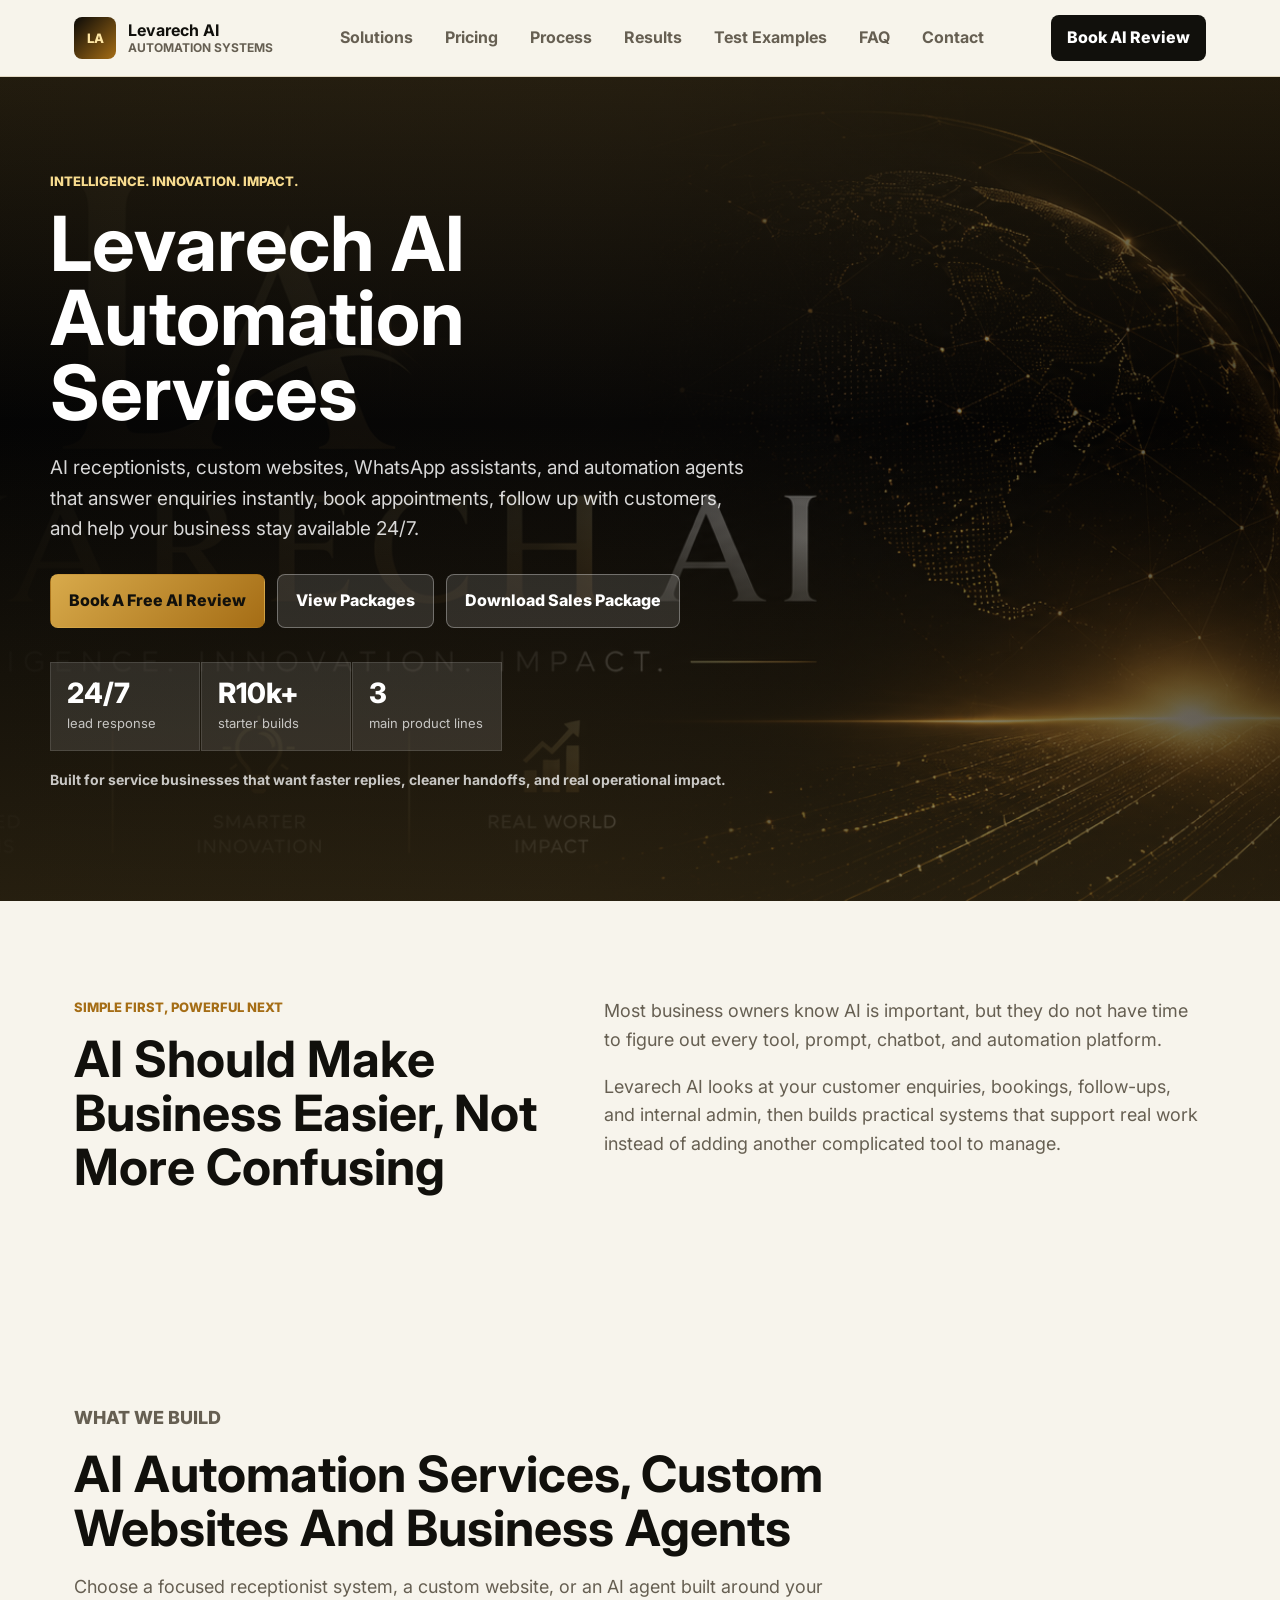
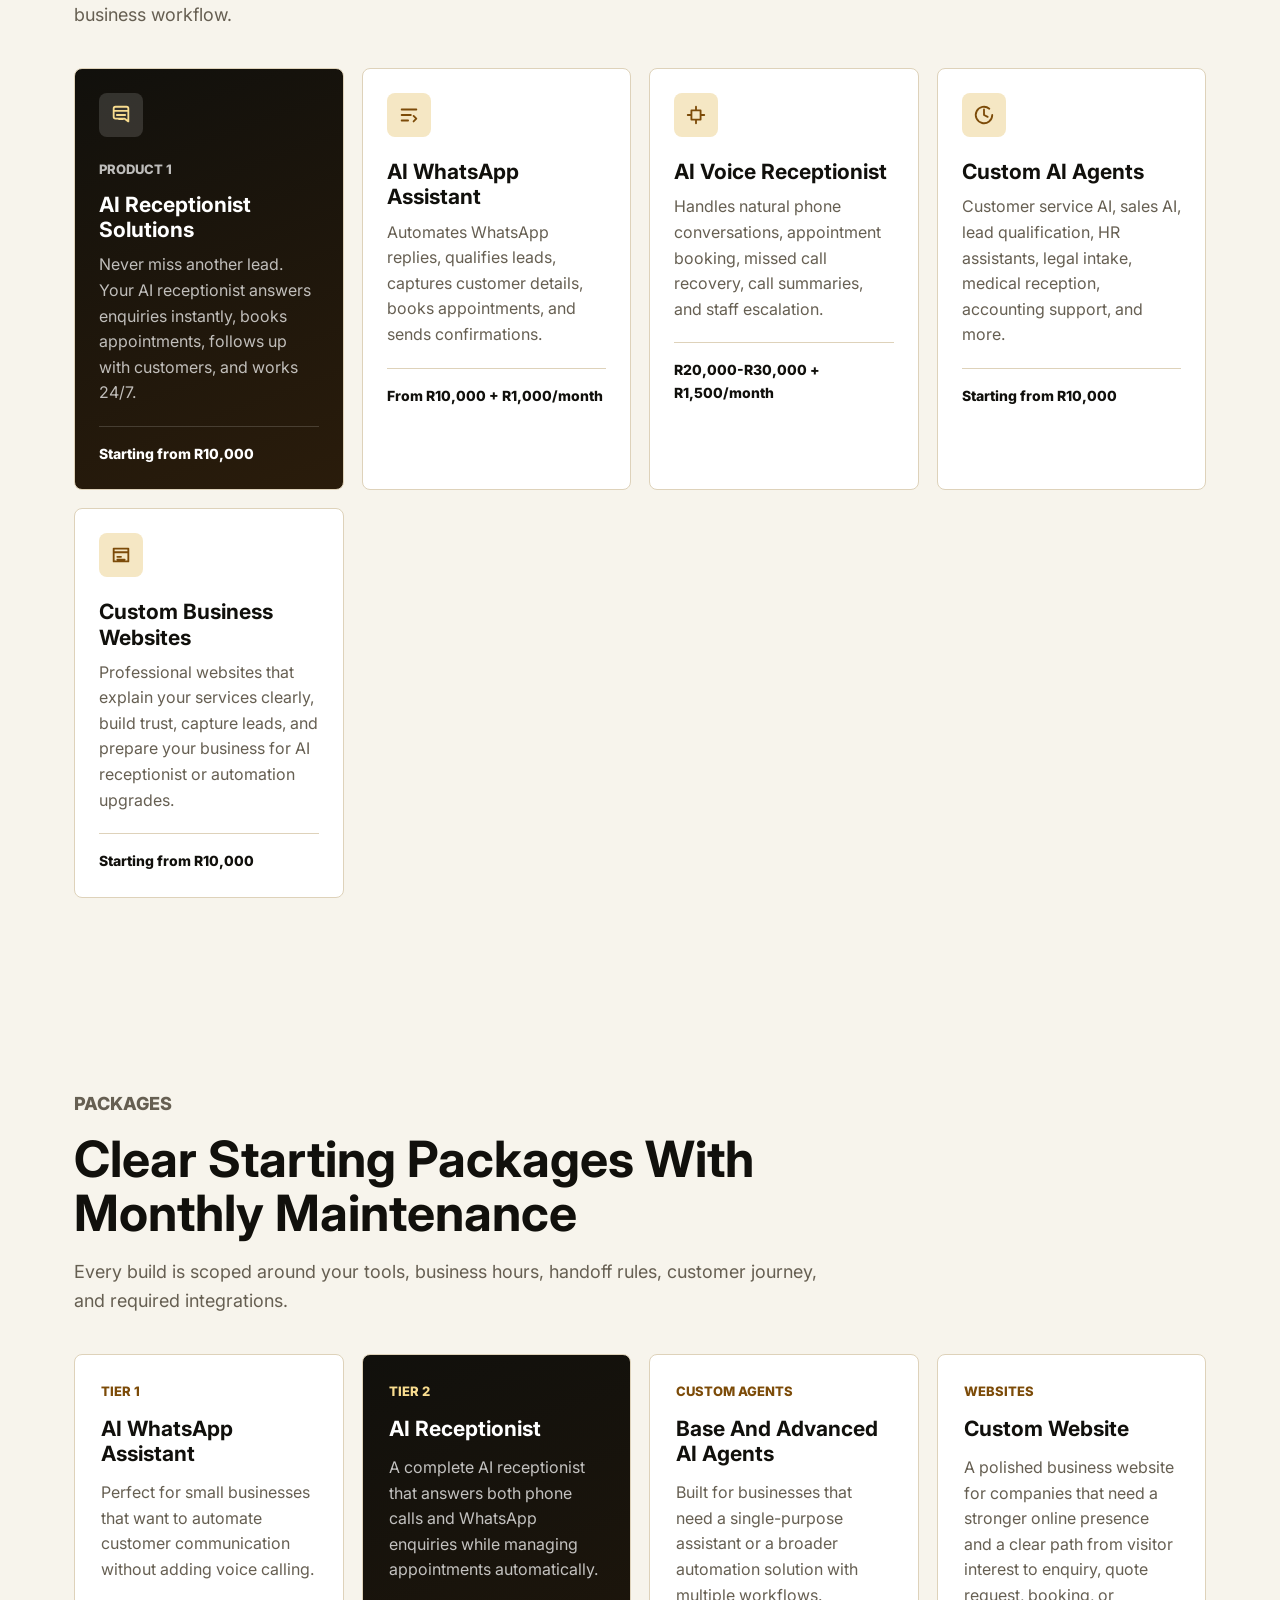
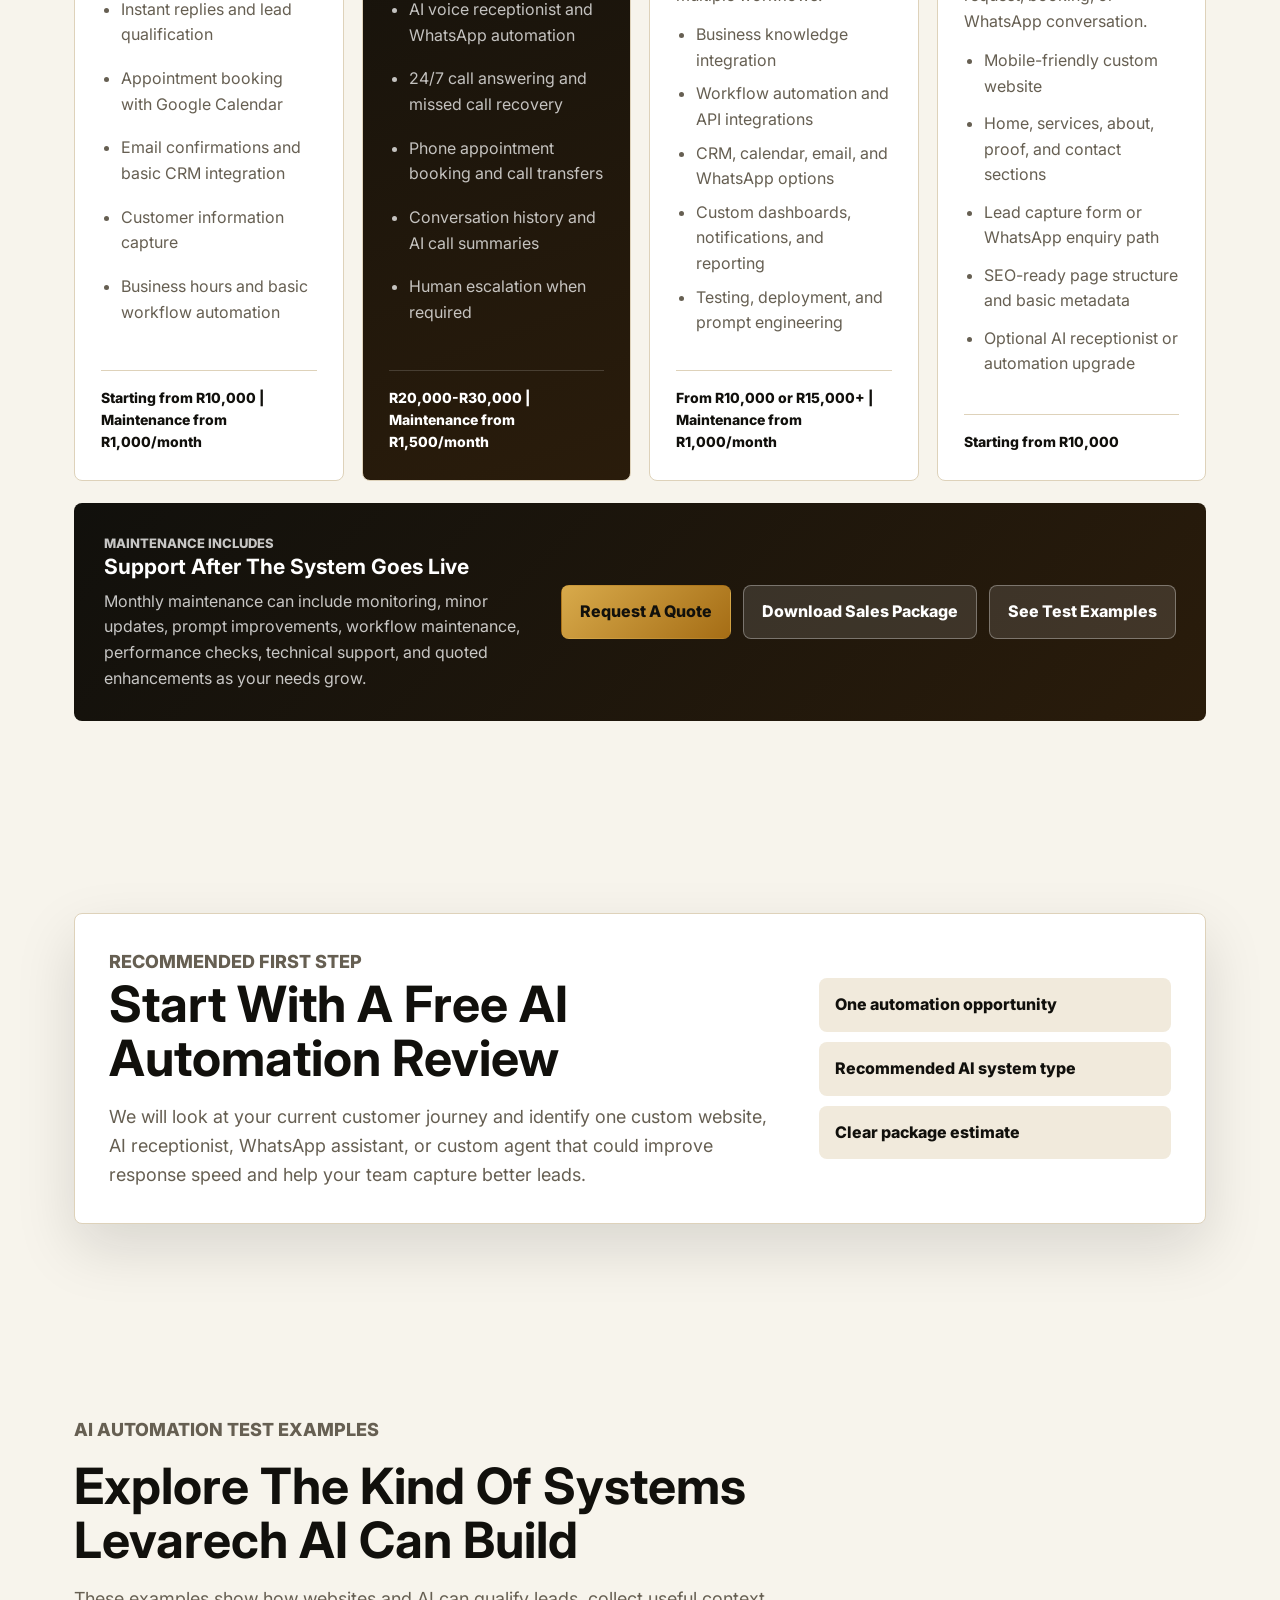
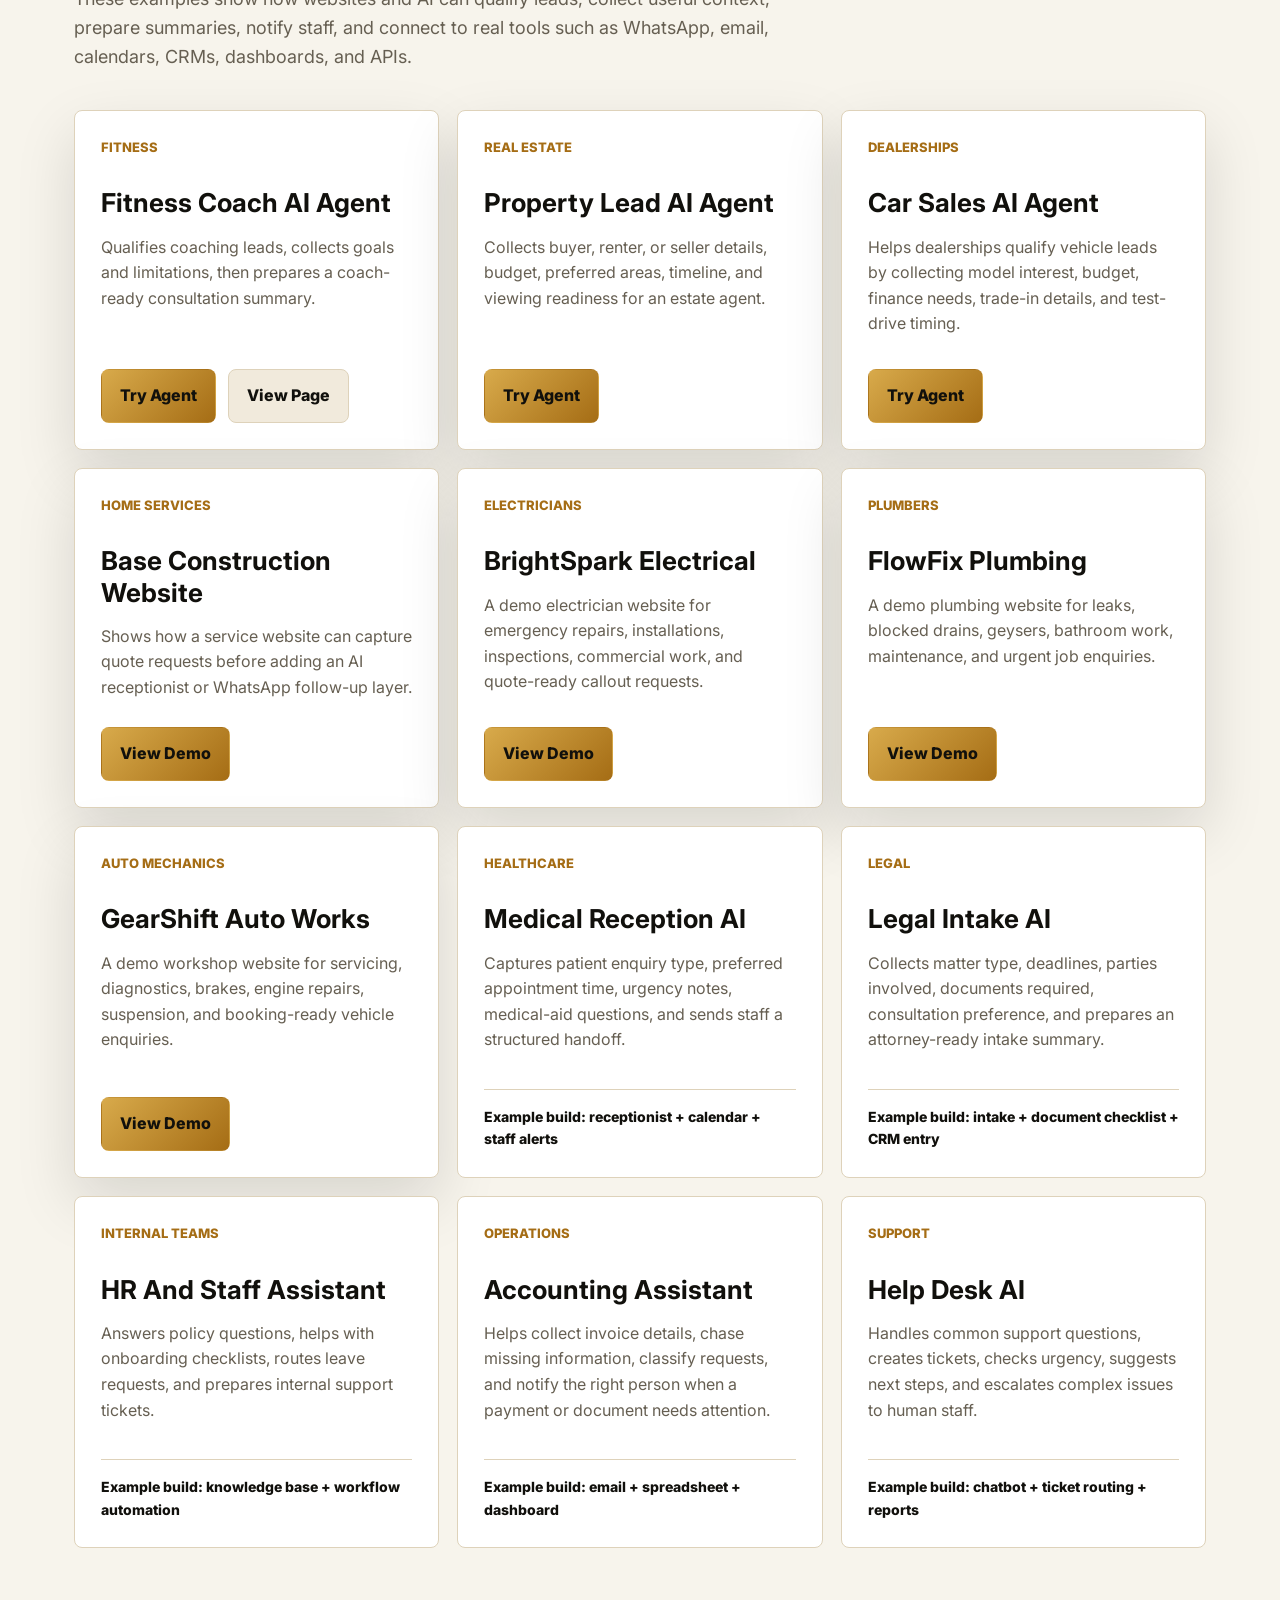
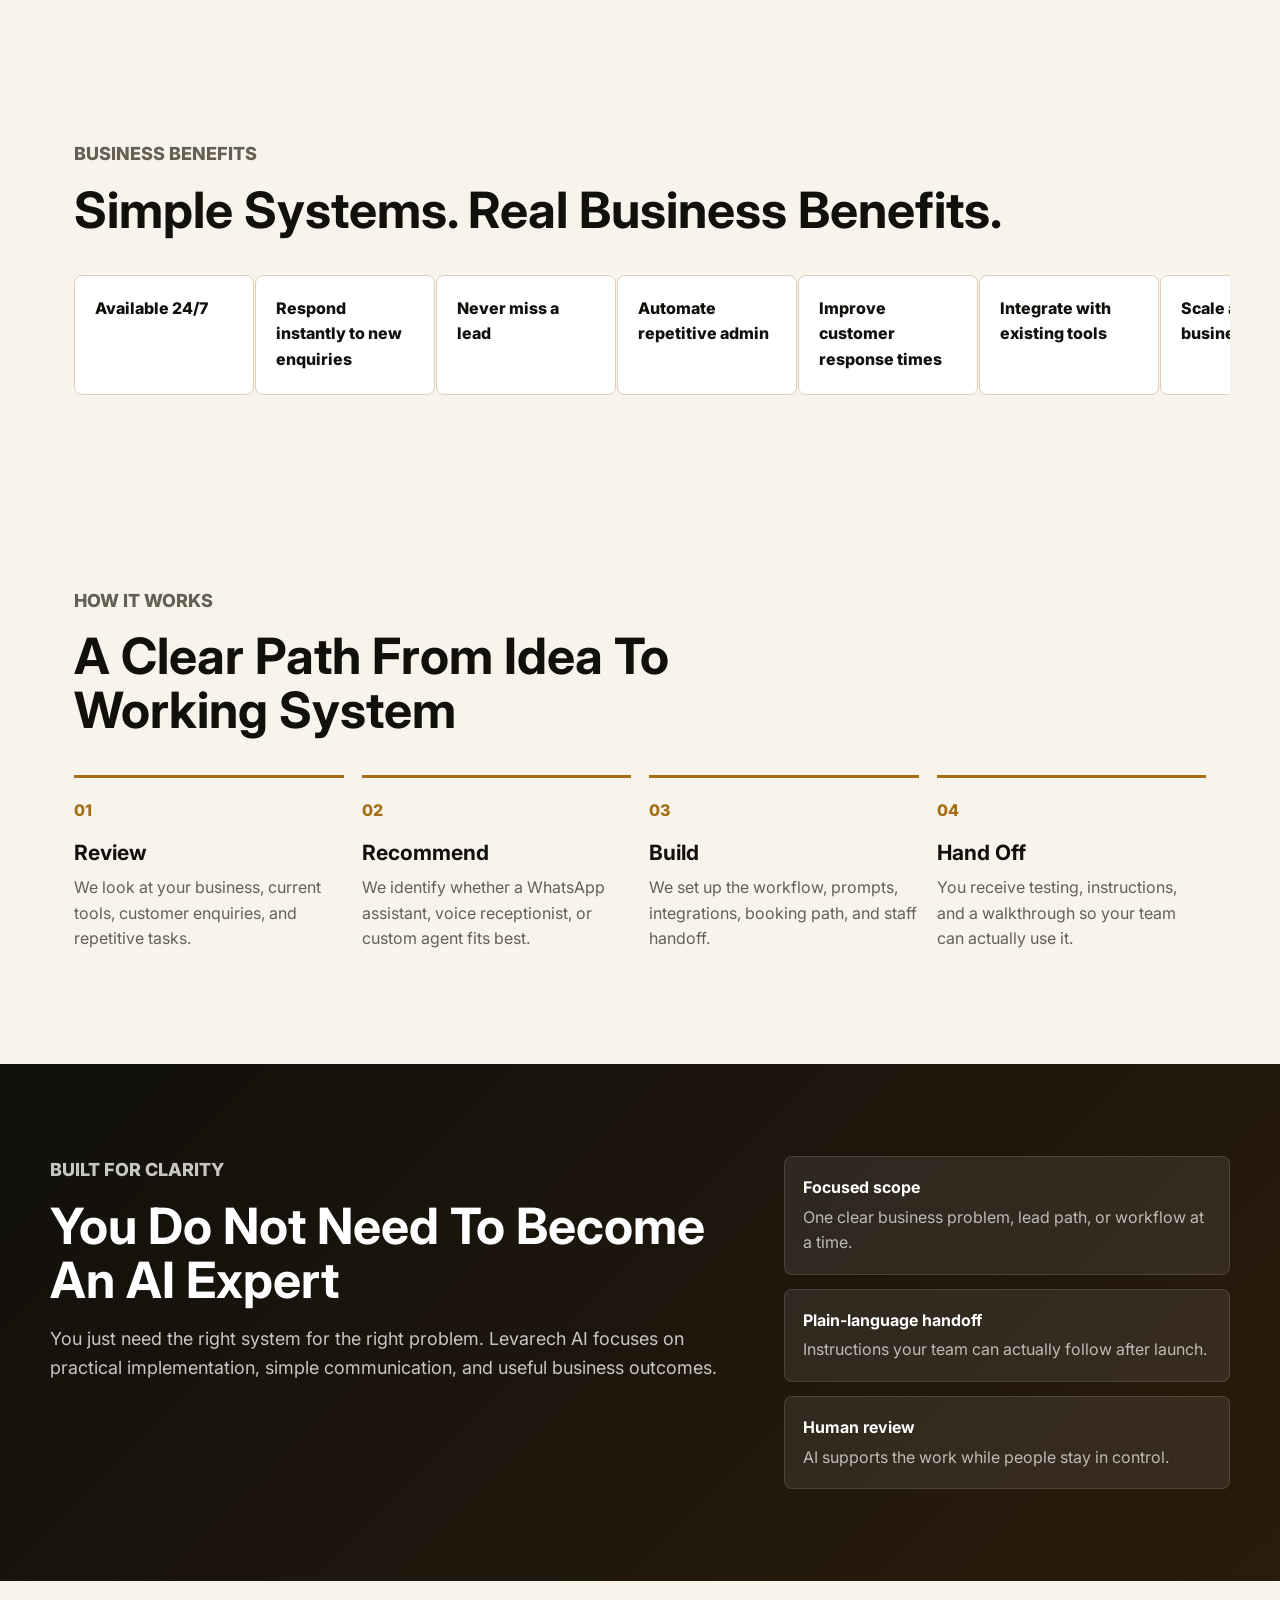
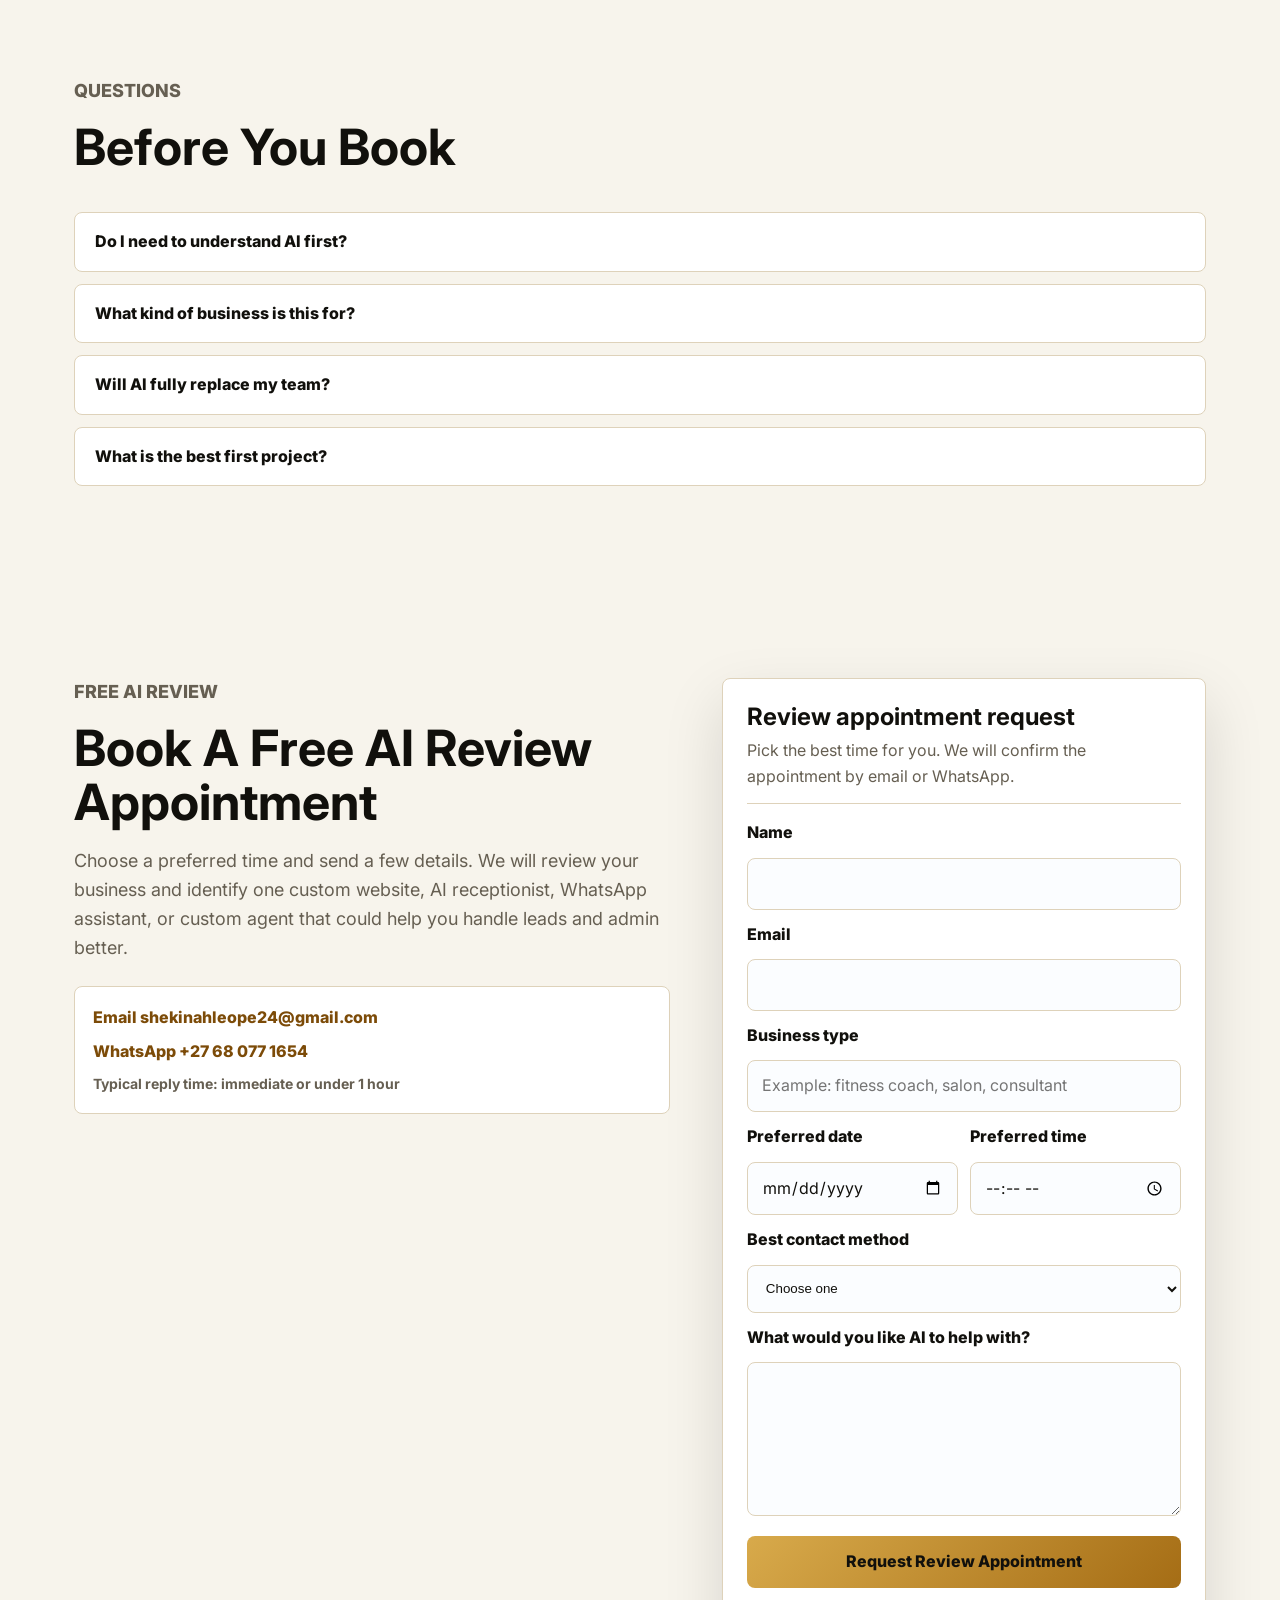
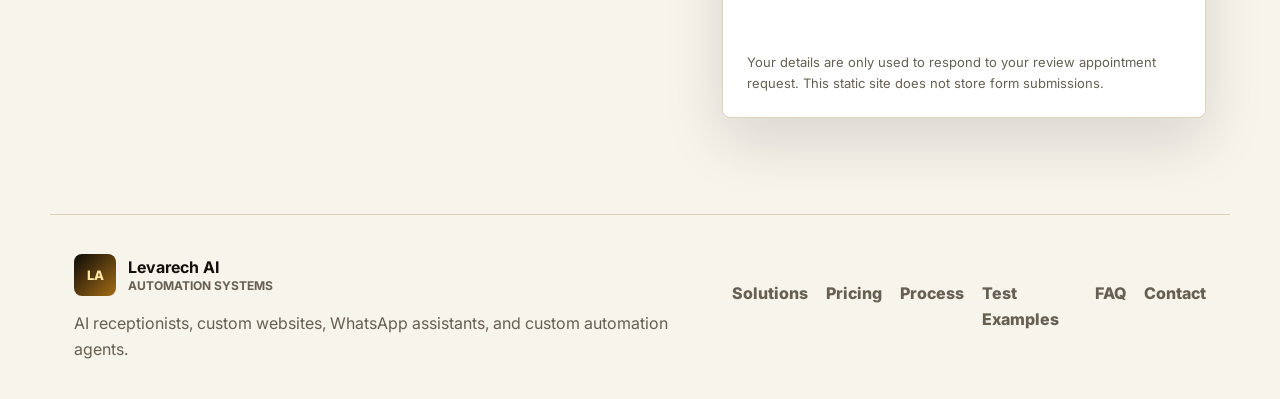
<file: index.html>
<!doctype html>
<html lang="en">
  <head>
    <meta charset="utf-8">
    <meta name="viewport" content="width=device-width, initial-scale=1">
    <meta
      name="description"
      content="Levarech AI builds AI receptionist solutions, WhatsApp assistants, and custom AI automation agents for businesses that want faster responses and fewer missed leads."
    >
    <meta name="theme-color" content="#0f172a">
    <meta property="og:type" content="website">
    <meta property="og:title" content="Levarech AI | AI Receptionists, Websites And Automation Agents">
    <meta
      property="og:description"
      content="AI receptionists, custom websites, WhatsApp assistants, custom agents, and automation systems for lead response, booking, follow-up, and business workflows."
    >
    <meta property="og:url" content="https://fxlegend-dev.github.io/nexaflowstudios/">
    <meta property="og:site_name" content="Levarech AI">
    <link rel="canonical" href="https://fxlegend-dev.github.io/nexaflowstudios/">
    <title>Levarech AI | AI Receptionists, Websites And Automation Agents</title>
    <link rel="icon" href="assets/favicon.svg" type="image/svg+xml">
    <link rel="preconnect" href="https://fonts.googleapis.com">
    <link rel="preconnect" href="https://fonts.gstatic.com" crossorigin>
    <link
      href="https://fonts.googleapis.com/css2?family=Inter:wght@400;500;600;700;800&display=swap"
      rel="stylesheet"
    >
    <link rel="stylesheet" href="styles.css?v=20260521">
  </head>
  <body>
    <a class="skip-link" href="#main">Skip to content</a>

    <header class="site-header" data-header>
      <nav class="nav-shell" aria-label="Main navigation">
        <a class="brand-mark" href="#top" aria-label="Levarech AI home">
          <span class="brand-icon" aria-hidden="true">LA</span>
          <span>
            <strong>Levarech AI</strong>
            <small>Automation Systems</small>
          </span>
        </a>

        <button class="menu-toggle" type="button" aria-expanded="false" aria-controls="navLinks" data-menu-toggle>
          <span class="sr-only">Toggle navigation</span>
          <span></span>
          <span></span>
          <span></span>
        </button>

        <div class="nav-links" id="navLinks" data-nav-links>
          <a href="#services">Solutions</a>
          <a href="#pricing">Pricing</a>
          <a href="#process">Process</a>
          <a href="#results">Results</a>
          <a href="#demos">Test Examples</a>
          <a href="#faq">FAQ</a>
          <a href="#contact">Contact</a>
        </div>

        <a class="nav-cta" href="#contact">Book AI Review</a>
      </nav>
    </header>

    <main id="main">
      <section class="hero-section" id="top" aria-labelledby="heroTitle">
        <div class="hero-background" aria-hidden="true">
          <div class="workflow-board">
            <div class="board-header">
              <span></span>
              <span></span>
              <span></span>
            </div>
            <div class="board-grid">
              <div class="signal-card lead-card">
                <p>Lead captured</p>
                <strong>Fitness consultation</strong>
                <small>Auto-qualified in 42 sec</small>
              </div>
              <div class="signal-card response-card">
                <p>AI reply drafted</p>
                <strong>Friendly follow-up</strong>
                <small>Ready for approval</small>
              </div>
              <div class="signal-card task-card">
                <p>Workflow next step</p>
                <strong>Book discovery call</strong>
                <small>Calendar link attached</small>
              </div>
            </div>
            <div class="flow-line line-one"></div>
            <div class="flow-line line-two"></div>
          </div>
        </div>

        <div class="hero-content">
          <p class="eyebrow">Intelligence. Innovation. Impact.</p>
          <h1 id="heroTitle">Levarech AI Automation Services</h1>
          <p class="hero-copy">
            AI receptionists, custom websites, WhatsApp assistants, and automation agents that answer enquiries
            instantly, book appointments, follow up with customers, and help your business stay available 24/7.
          </p>
          <div class="hero-actions">
            <a class="button primary" href="#contact">Book A Free AI Review</a>
            <a class="button secondary" href="#pricing">View Packages</a>
            <a class="button secondary" href="assets/levarech-ai-sales-packages-2026.pdf" download>Download Sales Package</a>
          </div>
          <dl class="hero-stats" aria-label="Service highlights">
            <div>
              <dt>24/7</dt>
              <dd>lead response</dd>
            </div>
            <div>
              <dt>R10k+</dt>
              <dd>starter builds</dd>
            </div>
            <div>
              <dt>3</dt>
              <dd>main product lines</dd>
            </div>
          </dl>
          <p class="hero-assurance">
            Built for service businesses that want faster replies, cleaner handoffs, and real operational impact.
          </p>
        </div>
      </section>

      <section class="section intro-section" aria-labelledby="introTitle">
        <div class="section-grid">
          <div>
          <p class="eyebrow">Simple first, powerful next</p>
          <h2 id="introTitle">AI Should Make Business Easier, Not More Confusing</h2>
          </div>
          <div class="section-copy">
            <p>
              Most business owners know AI is important, but they do not have time to figure out every tool, prompt,
              chatbot, and automation platform.
            </p>
            <p>
              Levarech AI looks at your customer enquiries, bookings, follow-ups, and internal admin, then builds
              practical systems that support real work instead of adding another complicated tool to manage.
            </p>
          </div>
        </div>
      </section>

      <section class="section services-section" id="services" aria-labelledby="servicesTitle">
        <div class="section-heading">
          <p class="eyebrow">What we build</p>
          <h2 id="servicesTitle">AI Automation Services, Custom Websites And Business Agents</h2>
          <p>
            Choose a focused receptionist system, a custom website, or an AI agent built around your business workflow.
          </p>
        </div>

        <div class="service-grid">
          <article class="service-card featured">
            <span class="card-icon" aria-hidden="true">
              <svg viewBox="0 0 24 24" role="img">
                <path d="M5 7.5h14M7.5 12h9M10 16.5h4M4 5a2 2 0 0 1 2-2h12a2 2 0 0 1 2 2v14l-4-3H6a2 2 0 0 1-2-2V5Z"/>
              </svg>
            </span>
            <p class="service-label">Product 1</p>
            <h3>AI Receptionist Solutions</h3>
            <p>
              Never miss another lead. Your AI receptionist answers enquiries instantly, books appointments, follows
              up with customers, and works 24/7.
            </p>
            <p class="price-line">Starting from R10,000</p>
          </article>

          <article class="service-card">
            <span class="card-icon" aria-hidden="true">
              <svg viewBox="0 0 24 24" role="img">
                <path d="M4 6h16M4 12h10M4 18h7M17 13l3 3-3 3"/>
              </svg>
            </span>
            <h3>AI WhatsApp Assistant</h3>
            <p>
              Automates WhatsApp replies, qualifies leads, captures customer details, books appointments, and sends
              confirmations.
            </p>
            <p class="price-line">From R10,000 + R1,000/month</p>
          </article>

          <article class="service-card">
            <span class="card-icon" aria-hidden="true">
              <svg viewBox="0 0 24 24" role="img">
                <path d="M7 7h10v10H7zM3 12h4M17 12h4M12 3v4M12 17v4"/>
              </svg>
            </span>
            <h3>AI Voice Receptionist</h3>
            <p>
              Handles natural phone conversations, appointment booking, missed call recovery, call summaries, and
              staff escalation.
            </p>
            <p class="price-line">R20,000-R30,000 + R1,500/month</p>
          </article>

          <article class="service-card">
            <span class="card-icon" aria-hidden="true">
              <svg viewBox="0 0 24 24" role="img">
                <path d="M12 6v6l4 2M21 12a9 9 0 1 1-3.2-6.9"/>
              </svg>
            </span>
            <h3>Custom AI Agents</h3>
            <p>
              Customer service AI, sales AI, lead qualification, HR assistants, legal intake, medical reception,
              accounting support, and more.
            </p>
            <p class="price-line">Starting from R10,000</p>
          </article>

          <article class="service-card">
            <span class="card-icon" aria-hidden="true">
              <svg viewBox="0 0 24 24" role="img">
                <path d="M4 5h16v14H4zM4 9h16M8 14h4M8 17h8"/>
              </svg>
            </span>
            <h3>Custom Business Websites</h3>
            <p>
              Professional websites that explain your services clearly, build trust, capture leads, and prepare your
              business for AI receptionist or automation upgrades.
            </p>
            <p class="price-line">Starting from R10,000</p>
          </article>
        </div>
      </section>

      <section class="section pricing-section" id="pricing" aria-labelledby="pricingTitle">
        <div class="section-heading">
          <p class="eyebrow">Packages</p>
          <h2 id="pricingTitle">Clear Starting Packages With Monthly Maintenance</h2>
          <p>
            Every build is scoped around your tools, business hours, handoff rules, customer journey, and required
            integrations.
          </p>
        </div>

        <div class="package-grid">
          <article class="package-card">
            <p class="service-label">Tier 1</p>
            <h3>AI WhatsApp Assistant</h3>
            <p>
              Perfect for small businesses that want to automate customer communication without adding voice calling.
            </p>
            <ul>
              <li>Instant replies and lead qualification</li>
              <li>Appointment booking with Google Calendar</li>
              <li>Email confirmations and basic CRM integration</li>
              <li>Customer information capture</li>
              <li>Business hours and basic workflow automation</li>
            </ul>
            <p class="price-line">Starting from R10,000 | Maintenance from R1,000/month</p>
          </article>

          <article class="package-card featured-package">
            <p class="service-label">Tier 2</p>
            <h3>AI Receptionist</h3>
            <p>
              A complete AI receptionist that answers both phone calls and WhatsApp enquiries while managing
              appointments automatically.
            </p>
            <ul>
              <li>AI voice receptionist and WhatsApp automation</li>
              <li>24/7 call answering and missed call recovery</li>
              <li>Phone appointment booking and call transfers</li>
              <li>Conversation history and AI call summaries</li>
              <li>Human escalation when required</li>
            </ul>
            <p class="price-line">R20,000-R30,000 | Maintenance from R1,500/month</p>
          </article>

          <article class="package-card">
            <p class="service-label">Custom agents</p>
            <h3>Base And Advanced AI Agents</h3>
            <p>
              Built for businesses that need a single-purpose assistant or a broader automation solution with multiple
              workflows.
            </p>
            <ul>
              <li>Business knowledge integration</li>
              <li>Workflow automation and API integrations</li>
              <li>CRM, calendar, email, and WhatsApp options</li>
              <li>Custom dashboards, notifications, and reporting</li>
              <li>Testing, deployment, and prompt engineering</li>
            </ul>
            <p class="price-line">From R10,000 or R15,000+ | Maintenance from R1,000/month</p>
          </article>

          <article class="package-card">
            <p class="service-label">Websites</p>
            <h3>Custom Website</h3>
            <p>
              A polished business website for companies that need a stronger online presence and a clear path from
              visitor interest to enquiry, quote request, booking, or WhatsApp conversation.
            </p>
            <ul>
              <li>Mobile-friendly custom website</li>
              <li>Home, services, about, proof, and contact sections</li>
              <li>Lead capture form or WhatsApp enquiry path</li>
              <li>SEO-ready page structure and basic metadata</li>
              <li>Optional AI receptionist or automation upgrade</li>
            </ul>
            <p class="price-line">Starting from R10,000</p>
          </article>
        </div>

        <div class="demo-strip" aria-labelledby="websiteDemoTitle">
          <div>
            <p class="eyebrow">Maintenance includes</p>
            <h3 id="websiteDemoTitle">Support After The System Goes Live</h3>
            <p>
              Monthly maintenance can include monitoring, minor updates, prompt improvements, workflow maintenance,
              performance checks, technical support, and quoted enhancements as your needs grow.
            </p>
          </div>
          <div class="demo-strip-actions">
            <a class="button primary" href="#contact">Request A Quote</a>
            <a class="button secondary dark-secondary" href="assets/levarech-ai-sales-packages-2026.pdf" download>Download Sales Package</a>
            <a class="button secondary dark-secondary" href="#demos">See Test Examples</a>
          </div>
        </div>
      </section>

      <section class="section offer-section" aria-labelledby="offerTitle">
        <div class="offer-panel">
          <div>
            <p class="eyebrow">Recommended first step</p>
            <h2 id="offerTitle">Start With A Free AI Automation Review</h2>
            <p>
              We will look at your current customer journey and identify one custom website, AI receptionist, WhatsApp
              assistant, or custom agent that could improve response speed and help your team capture better leads.
            </p>
          </div>
          <ul class="offer-list" aria-label="Free AI review includes">
            <li>One automation opportunity</li>
            <li>Recommended AI system type</li>
            <li>Clear package estimate</li>
          </ul>
        </div>
      </section>

      <section class="section demo-preview-section" id="demos" aria-labelledby="demoPreviewTitle">
        <div class="section-heading">
          <p class="eyebrow">AI automation test examples</p>
          <h2 id="demoPreviewTitle">Explore The Kind Of Systems Levarech AI Can Build</h2>
          <p>
            These examples show how websites and AI can qualify leads, collect useful context, prepare summaries,
            notify staff, and connect to real tools such as WhatsApp, email, calendars, CRMs, dashboards, and APIs.
          </p>
        </div>

        <div class="demo-card-grid">
          <article class="demo-card">
            <p class="eyebrow">Fitness</p>
            <h3>Fitness Coach AI Agent</h3>
            <p>
              Qualifies coaching leads, collects goals and limitations, then prepares a coach-ready consultation
              summary.
            </p>
            <div class="demo-preview-actions">
              <a class="button primary" href="fitness-coach-agent-demo.html">Try Agent</a>
              <a class="button secondary" href="fitness-coach-lead-demo.html">View Page</a>
            </div>
          </article>

          <article class="demo-card">
            <p class="eyebrow">Real estate</p>
            <h3>Property Lead AI Agent</h3>
            <p>
              Collects buyer, renter, or seller details, budget, preferred areas, timeline, and viewing readiness for
              an estate agent.
            </p>
            <div class="demo-preview-actions">
              <a class="button primary" href="real-estate-agent-demo.html">Try Agent</a>
            </div>
          </article>

          <article class="demo-card">
            <p class="eyebrow">Dealerships</p>
            <h3>Car Sales AI Agent</h3>
            <p>
              Helps dealerships qualify vehicle leads by collecting model interest, budget, finance needs, trade-in
              details, and test-drive timing.
            </p>
            <div class="demo-preview-actions">
              <a class="button primary" href="car-sales-agent-demo.html">Try Agent</a>
            </div>
          </article>

          <article class="demo-card">
            <p class="eyebrow">Home services</p>
            <h3>Base Construction Website</h3>
            <p>
              Shows how a service website can capture quote requests before adding an AI receptionist or WhatsApp
              follow-up layer.
            </p>
            <div class="demo-preview-actions">
              <a class="button primary" href="barg-services-demo.html">View Demo</a>
            </div>
          </article>

          <article class="demo-card">
            <p class="eyebrow">Electricians</p>
            <h3>BrightSpark Electrical</h3>
            <p>
              A demo electrician website for emergency repairs, installations, inspections, commercial work, and
              quote-ready callout requests.
            </p>
            <div class="demo-preview-actions">
              <a class="button primary" href="electrician-demo.html">View Demo</a>
            </div>
          </article>

          <article class="demo-card">
            <p class="eyebrow">Plumbers</p>
            <h3>FlowFix Plumbing</h3>
            <p>
              A demo plumbing website for leaks, blocked drains, geysers, bathroom work, maintenance, and urgent job
              enquiries.
            </p>
            <div class="demo-preview-actions">
              <a class="button primary" href="plumber-demo.html">View Demo</a>
            </div>
          </article>

          <article class="demo-card">
            <p class="eyebrow">Auto mechanics</p>
            <h3>GearShift Auto Works</h3>
            <p>
              A demo workshop website for servicing, diagnostics, brakes, engine repairs, suspension, and booking-ready
              vehicle enquiries.
            </p>
            <div class="demo-preview-actions">
              <a class="button primary" href="auto-mechanic-demo.html">View Demo</a>
            </div>
          </article>

          <article class="demo-card example-only">
            <p class="eyebrow">Healthcare</p>
            <h3>Medical Reception AI</h3>
            <p>
              Captures patient enquiry type, preferred appointment time, urgency notes, medical-aid questions, and
              sends staff a structured handoff.
            </p>
            <p class="price-line">Example build: receptionist + calendar + staff alerts</p>
          </article>

          <article class="demo-card example-only">
            <p class="eyebrow">Legal</p>
            <h3>Legal Intake AI</h3>
            <p>
              Collects matter type, deadlines, parties involved, documents required, consultation preference, and
              prepares an attorney-ready intake summary.
            </p>
            <p class="price-line">Example build: intake + document checklist + CRM entry</p>
          </article>

          <article class="demo-card example-only">
            <p class="eyebrow">Internal teams</p>
            <h3>HR And Staff Assistant</h3>
            <p>
              Answers policy questions, helps with onboarding checklists, routes leave requests, and prepares internal
              support tickets.
            </p>
            <p class="price-line">Example build: knowledge base + workflow automation</p>
          </article>

          <article class="demo-card example-only">
            <p class="eyebrow">Operations</p>
            <h3>Accounting Assistant</h3>
            <p>
              Helps collect invoice details, chase missing information, classify requests, and notify the right person
              when a payment or document needs attention.
            </p>
            <p class="price-line">Example build: email + spreadsheet + dashboard</p>
          </article>

          <article class="demo-card example-only">
            <p class="eyebrow">Support</p>
            <h3>Help Desk AI</h3>
            <p>
              Handles common support questions, creates tickets, checks urgency, suggests next steps, and escalates
              complex issues to human staff.
            </p>
            <p class="price-line">Example build: chatbot + ticket routing + reports</p>
          </article>
        </div>
      </section>

      <section class="section results-section" id="results" aria-labelledby="resultsTitle">
        <div class="section-heading">
          <p class="eyebrow">Business benefits</p>
          <h2 id="resultsTitle">Simple Systems. Real Business Benefits.</h2>
        </div>

        <div class="benefit-list">
          <div>Available 24/7</div>
          <div>Respond instantly to new enquiries</div>
          <div>Never miss a lead</div>
          <div>Automate repetitive admin</div>
          <div>Improve customer response times</div>
          <div>Integrate with existing tools</div>
          <div>Scale as the business grows</div>
        </div>
      </section>

      <section class="section process-section" id="process" aria-labelledby="processTitle">
        <div class="section-heading">
          <p class="eyebrow">How it works</p>
          <h2 id="processTitle">A Clear Path From Idea To Working System</h2>
        </div>

        <div class="timeline">
          <article>
            <span>01</span>
            <h3>Review</h3>
            <p>We look at your business, current tools, customer enquiries, and repetitive tasks.</p>
          </article>
          <article>
            <span>02</span>
            <h3>Recommend</h3>
            <p>We identify whether a WhatsApp assistant, voice receptionist, or custom agent fits best.</p>
          </article>
          <article>
            <span>03</span>
            <h3>Build</h3>
            <p>We set up the workflow, prompts, integrations, booking path, and staff handoff.</p>
          </article>
          <article>
            <span>04</span>
            <h3>Hand Off</h3>
            <p>You receive testing, instructions, and a walkthrough so your team can actually use it.</p>
          </article>
        </div>
      </section>

      <section class="section trust-section" aria-labelledby="trustTitle">
        <div class="trust-panel">
          <div>
            <p class="eyebrow">Built for clarity</p>
            <h2 id="trustTitle">You Do Not Need To Become An AI Expert</h2>
            <p>
              You just need the right system for the right problem. Levarech AI focuses on practical implementation,
              simple communication, and useful business outcomes.
            </p>
          </div>
          <div class="proof-stack" aria-label="Project quality principles">
            <div>
              <strong>Focused scope</strong>
              <span>One clear business problem, lead path, or workflow at a time.</span>
            </div>
            <div>
              <strong>Plain-language handoff</strong>
              <span>Instructions your team can actually follow after launch.</span>
            </div>
            <div>
              <strong>Human review</strong>
              <span>AI supports the work while people stay in control.</span>
            </div>
          </div>
        </div>
      </section>

      <section class="section faq-section" id="faq" aria-labelledby="faqTitle">
        <div class="section-heading">
          <p class="eyebrow">Questions</p>
          <h2 id="faqTitle">Before You Book</h2>
        </div>

        <div class="faq-list">
          <details>
            <summary>Do I need to understand AI first?</summary>
            <p>No. The setup is explained in plain language, with simple instructions and a clear handoff.</p>
          </details>
          <details>
            <summary>What kind of business is this for?</summary>
            <p>
              It is best for small-to-mid-sized service businesses, clinics, real estate teams, dealerships,
              consultants, agencies, professional firms, and growing owner-led companies.
            </p>
          </details>
          <details>
            <summary>Will AI fully replace my team?</summary>
            <p>No. The goal is to support your team by reducing repetitive work and improving response speed.</p>
          </details>
          <details>
            <summary>What is the best first project?</summary>
            <p>Start with one useful workflow, such as WhatsApp lead response, missed call recovery, appointment booking, customer questions, intake, or follow-up.</p>
          </details>
        </div>
      </section>

      <section class="section contact-section" id="contact" aria-labelledby="contactTitle">
        <div class="contact-copy">
          <p class="eyebrow">Free AI review</p>
          <h2 id="contactTitle">Book A Free AI Review Appointment</h2>
          <p>
            Choose a preferred time and send a few details. We will review your business and identify one custom
            website, AI receptionist, WhatsApp assistant, or custom agent that could help you handle leads and admin
            better.
          </p>
          <div class="contact-methods">
            <a href="mailto:shekinahleope24@gmail.com" data-contact-email-link>Email shekinahleope24@gmail.com</a>
            <a href="https://wa.me/27680771654" target="_blank" rel="noopener" data-whatsapp-link>
              WhatsApp +27 68 077 1654
            </a>
            <span>Typical reply time: immediate or under 1 hour</span>
          </div>
        </div>

        <form class="contact-form" data-contact-form>
          <div class="form-heading">
            <h3>Review appointment request</h3>
            <p>Pick the best time for you. We will confirm the appointment by email or WhatsApp.</p>
          </div>

          <label for="name">Name</label>
          <input id="name" name="name" type="text" autocomplete="name" required>

          <label for="email">Email</label>
          <input id="email" name="email" type="email" autocomplete="email" required>

          <label for="business">Business type</label>
          <input id="business" name="business" type="text" placeholder="Example: fitness coach, salon, consultant" required>

          <div class="form-grid">
            <div>
              <label for="preferredDate">Preferred date</label>
              <input id="preferredDate" name="preferredDate" type="date" required>
            </div>
            <div>
              <label for="preferredTime">Preferred time</label>
              <input id="preferredTime" name="preferredTime" type="time" required>
            </div>
          </div>

          <label for="contactMethod">Best contact method</label>
          <select id="contactMethod" name="contactMethod" required>
            <option value="">Choose one</option>
            <option value="WhatsApp">WhatsApp</option>
            <option value="Email">Email</option>
            <option value="Phone call">Phone call</option>
            <option value="Google Meet / Zoom">Google Meet / Zoom</option>
          </select>

          <label for="goal">What would you like AI to help with?</label>
          <textarea id="goal" name="goal" rows="5" required></textarea>

          <button class="button primary form-button" type="submit">Request Review Appointment</button>
          <p class="form-status" role="status" data-form-status></p>
          <p class="privacy-note">
            Your details are only used to respond to your review appointment request. This static site does not store
            form submissions.
          </p>
        </form>
      </section>
    </main>

    <footer class="site-footer">
      <div>
        <a class="brand-mark footer-brand" href="#top" aria-label="Levarech AI home">
          <span class="brand-icon" aria-hidden="true">LA</span>
          <span>
            <strong>Levarech AI</strong>
            <small>Automation Systems</small>
          </span>
        </a>
        <p>AI receptionists, custom websites, WhatsApp assistants, and custom automation agents.</p>
      </div>
      <div class="footer-links">
        <a href="#services">Solutions</a>
        <a href="#pricing">Pricing</a>
        <a href="#process">Process</a>
        <a href="#demos">Test Examples</a>
        <a href="#faq">FAQ</a>
        <a href="#contact">Contact</a>
      </div>
    </footer>

    <script src="script.js?v=20260521"></script>
    <script type="application/ld+json">
      {
        "@context": "https://schema.org",
        "@type": "ProfessionalService",
        "name": "Levarech AI",
        "url": "https://fxlegend-dev.github.io/nexaflowstudios/",
        "email": "shekinahleope24@gmail.com",
        "telephone": "+27680771654",
        "description": "AI receptionist solutions, custom websites, WhatsApp assistants, custom AI agents, and workflow automation systems for businesses.",
        "areaServed": "Small and mid-sized businesses",
        "serviceType": ["AI receptionist", "Custom business websites", "AI WhatsApp assistant", "Custom AI agents", "Workflow automation", "CRM automation"]
      }
    </script>
  </body>
</html>
</file>
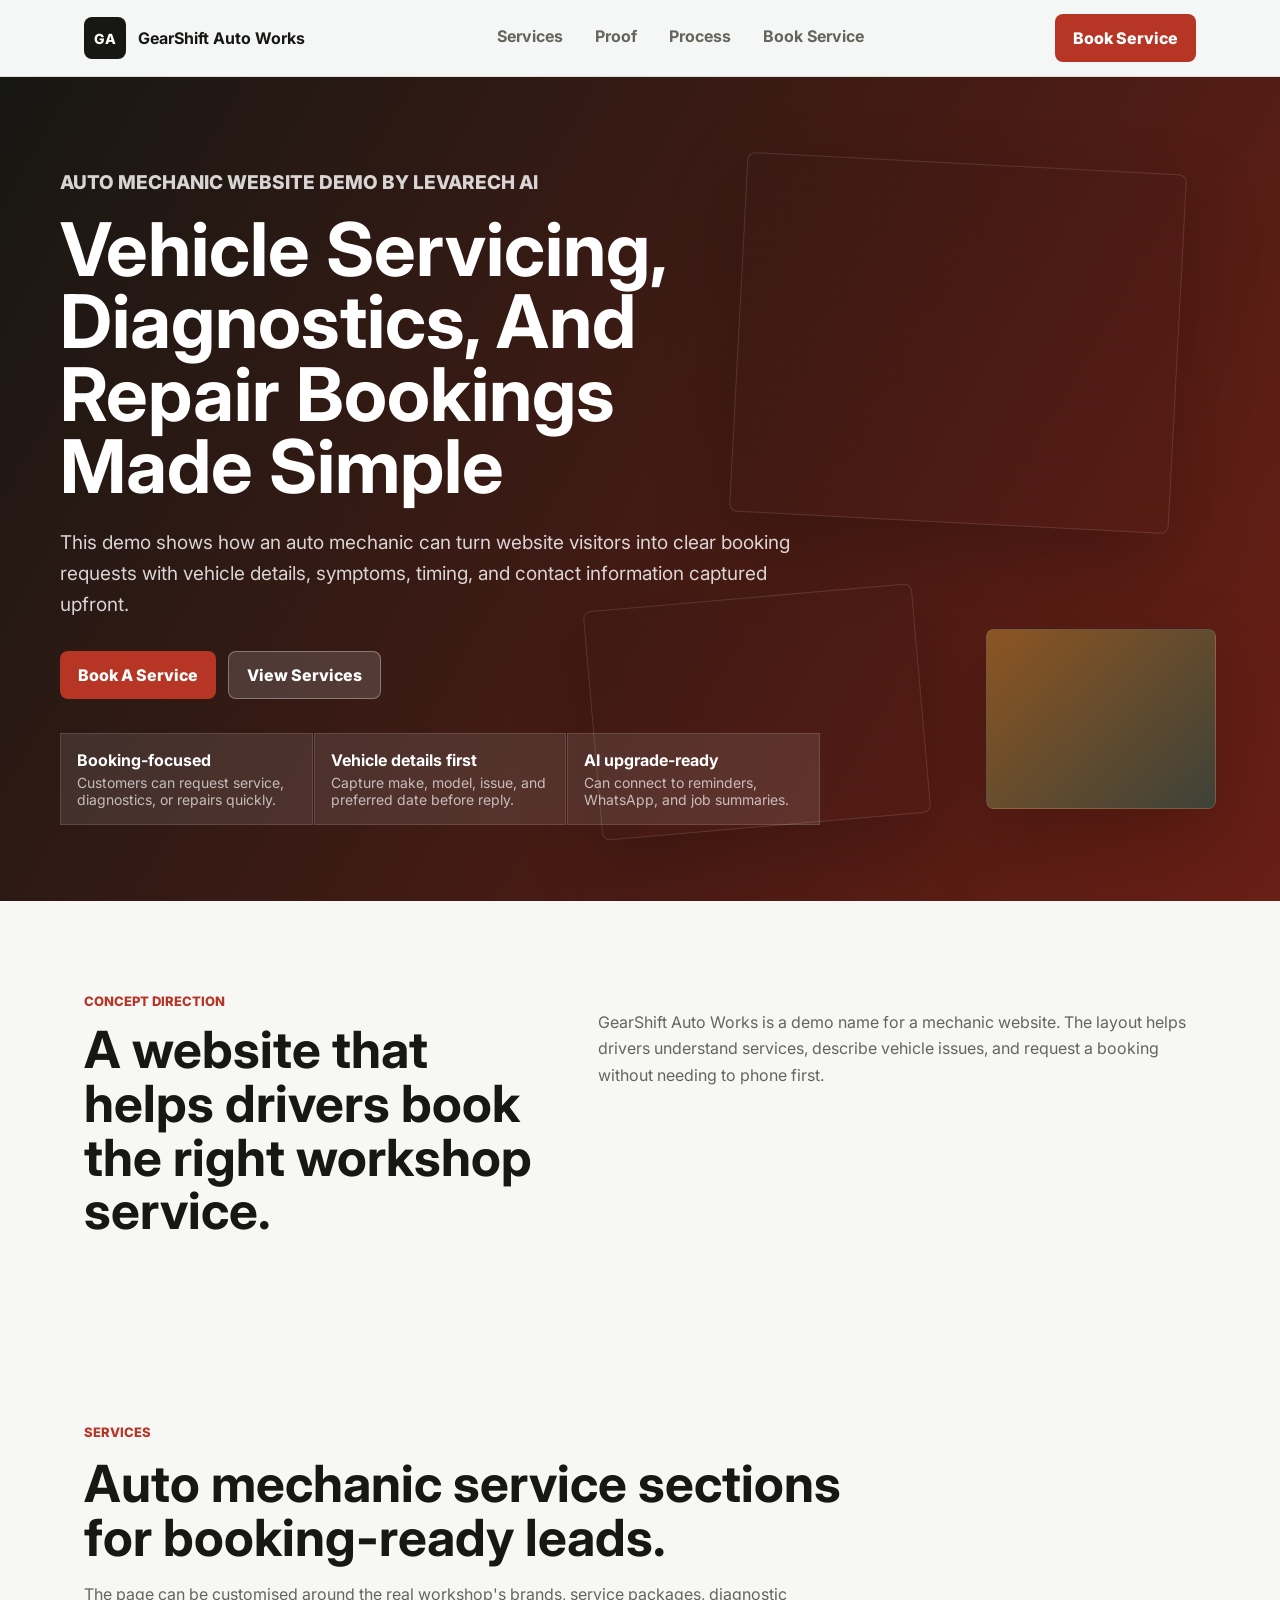
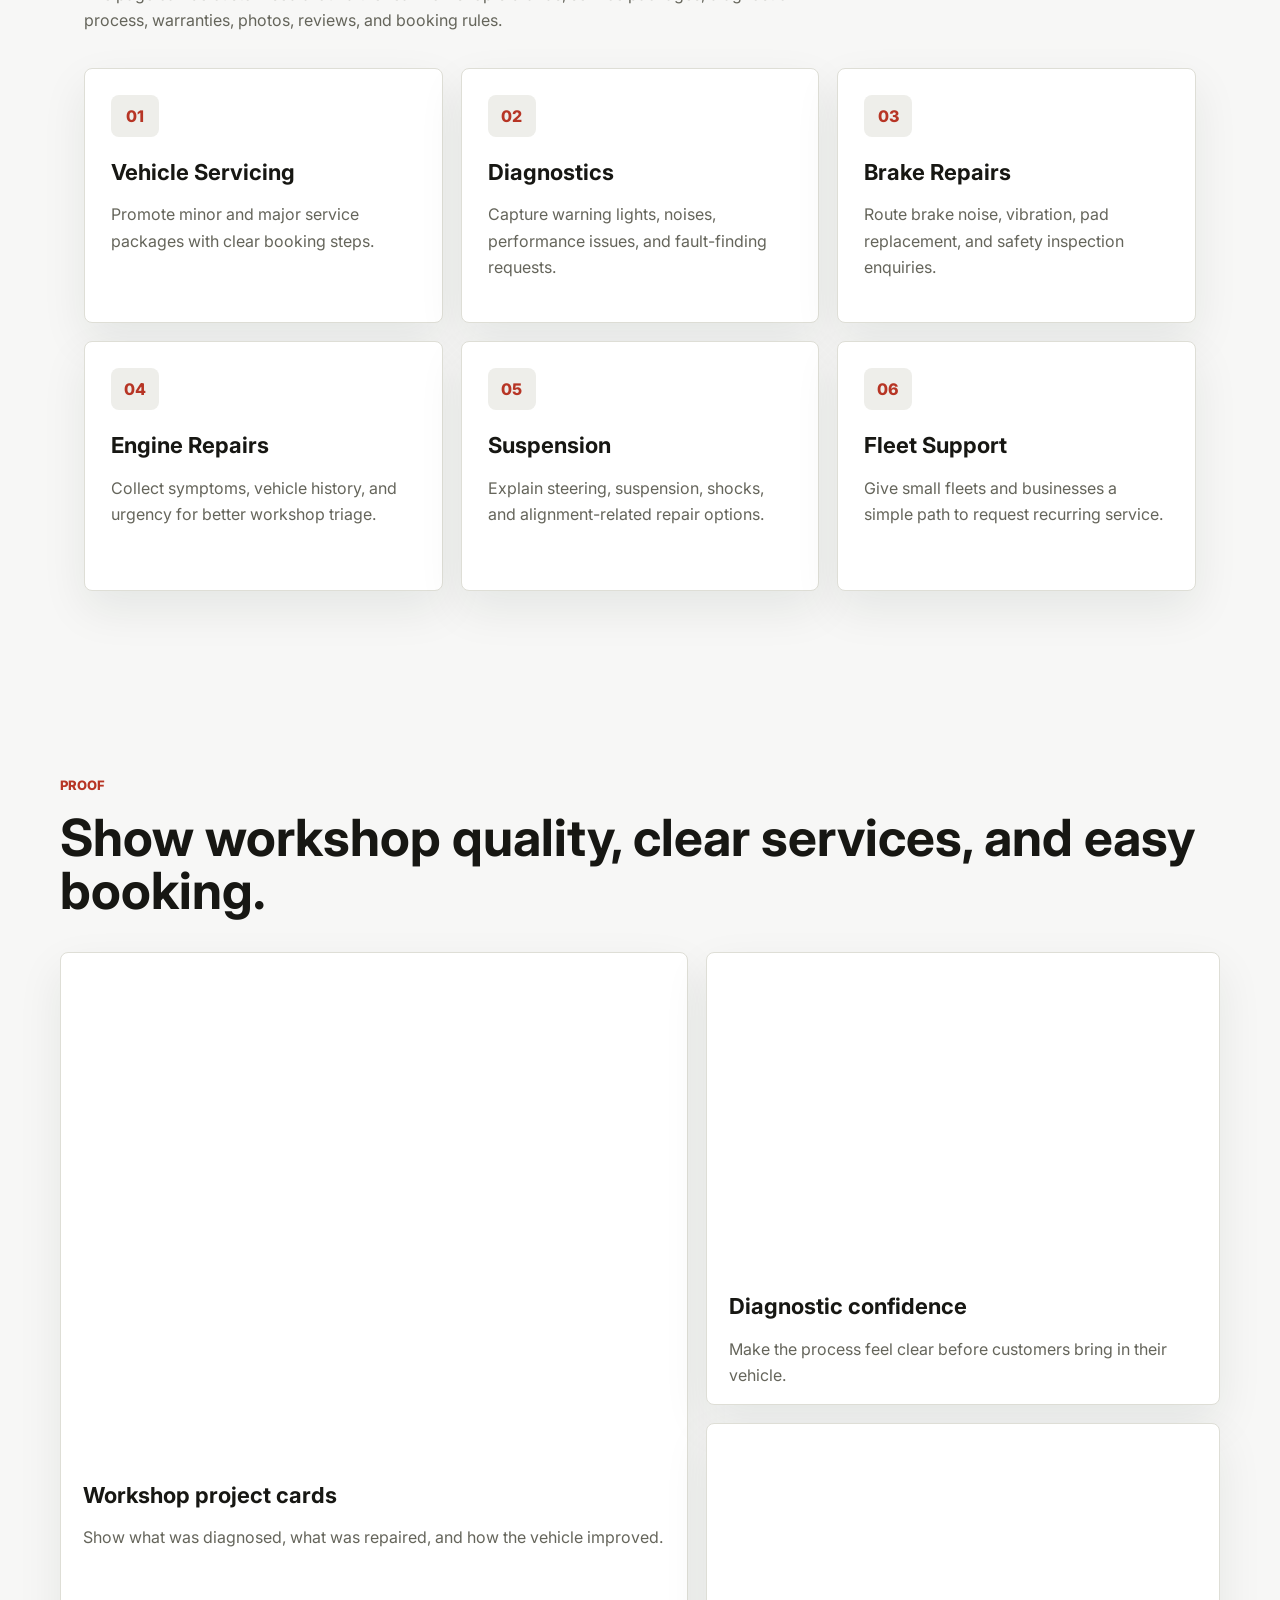
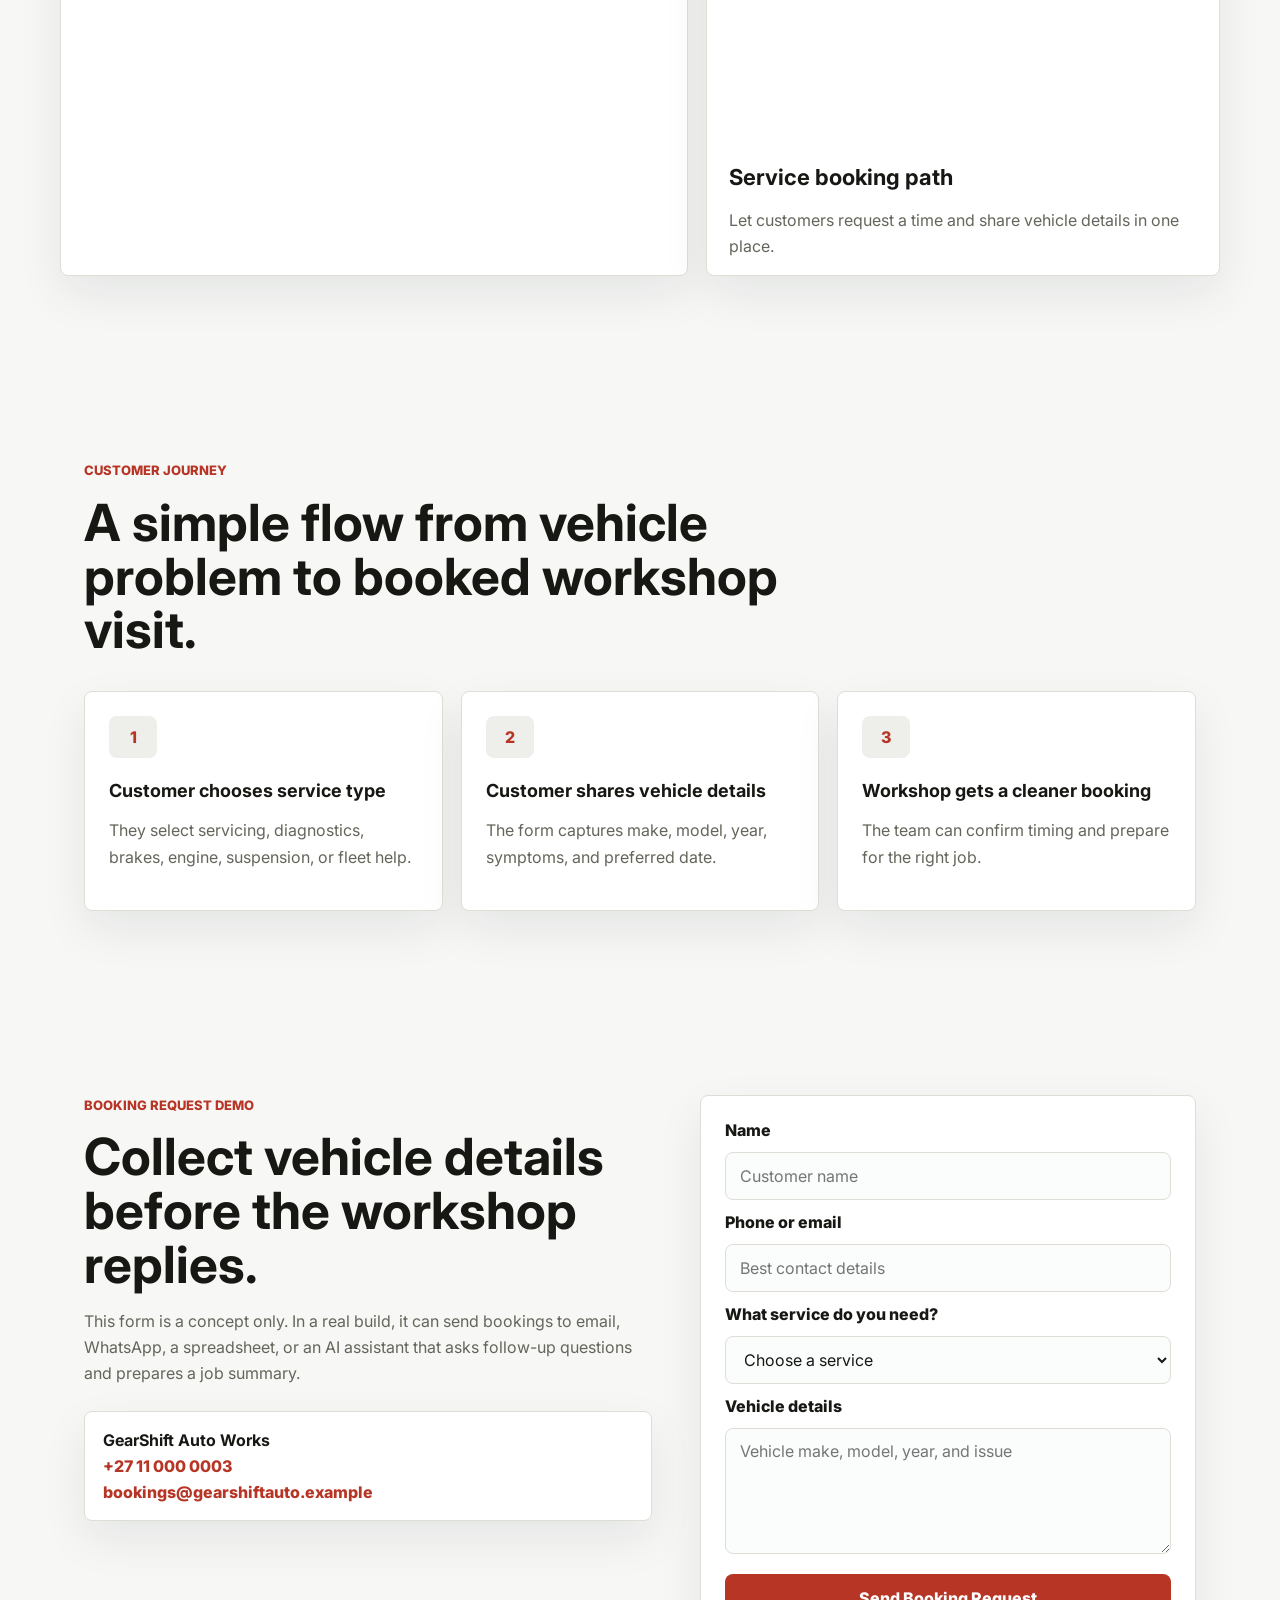
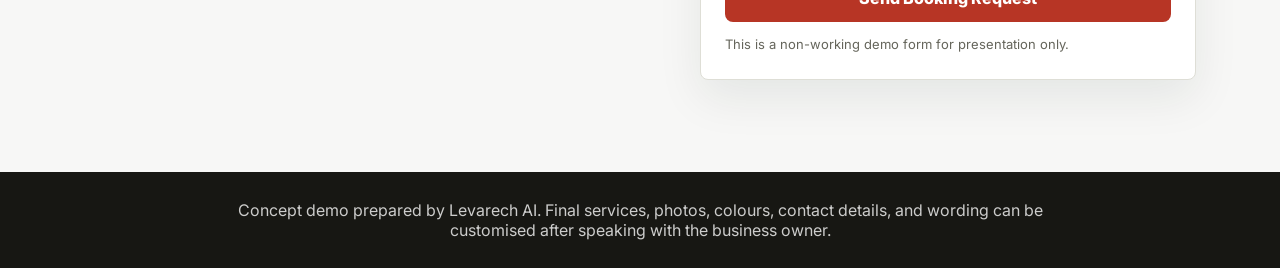
<file: auto-mechanic-demo.html>
<!doctype html>
<html lang="en">
  <head>
    <meta charset="utf-8">
    <meta name="viewport" content="width=device-width, initial-scale=1">
    <meta
      name="description"
      content="A concept auto mechanic website demo for GearShift Auto Works, prepared by Levarech AI."
    >
    <meta name="theme-color" content="#171713">
    <meta property="og:type" content="website">
    <meta property="og:title" content="GearShift Auto Works | Auto Mechanic Website Demo">
    <meta
      property="og:description"
      content="A polished auto mechanic website concept for servicing, diagnostics, brakes, repairs, and booking requests."
    >
    <meta property="og:url" content="https://fxlegend-dev.github.io/nexaflowstudios/auto-mechanic-demo.html">
    <meta property="og:site_name" content="Levarech AI">
    <link rel="canonical" href="https://fxlegend-dev.github.io/nexaflowstudios/auto-mechanic-demo.html">
    <title>GearShift Auto Works | Auto Mechanic Website Demo</title>
    <link rel="icon" href="assets/favicon.svg" type="image/svg+xml">
    <link rel="preconnect" href="https://fonts.googleapis.com">
    <link rel="preconnect" href="https://fonts.gstatic.com" crossorigin>
    <link
      href="https://fonts.googleapis.com/css2?family=Inter:wght@400;500;600;700;800&display=swap"
      rel="stylesheet"
    >
    <link rel="stylesheet" href="barg-services-demo.css?v=20260823">
  </head>
  <body class="mechanic-demo">
    <a class="skip-link" href="#main">Skip to content</a>

    <header class="demo-header">
      <nav class="demo-nav" aria-label="Main navigation">
        <a class="brand" href="#top" aria-label="GearShift Auto Works concept home">
          <span>GA</span>
          <strong>GearShift Auto Works</strong>
        </a>
        <div class="nav-links">
          <a href="#services">Services</a>
          <a href="#work">Proof</a>
          <a href="#process">Process</a>
          <a href="#quote">Book Service</a>
        </div>
        <a class="nav-button" href="#quote">Book Service</a>
      </nav>
    </header>

    <main id="main">
      <section class="hero" id="top">
        <div class="hero-media" aria-hidden="true">
          <div class="photo-card photo-one"></div>
          <div class="photo-card photo-two"></div>
          <div class="photo-card photo-three"></div>
        </div>

        <div class="hero-content">
          <p class="demo-tag">Auto mechanic website demo by Levarech AI</p>
          <h1>Vehicle Servicing, Diagnostics, And Repair Bookings Made Simple</h1>
          <p>
            This demo shows how an auto mechanic can turn website visitors into clear booking requests with vehicle
            details, symptoms, timing, and contact information captured upfront.
          </p>
          <div class="hero-actions">
            <a class="button primary" href="#quote">Book A Service</a>
            <a class="button secondary" href="#services">View Services</a>
          </div>
          <div class="trust-strip" aria-label="Business highlights">
            <div>
              <strong>Booking-focused</strong>
              <span>Customers can request service, diagnostics, or repairs quickly.</span>
            </div>
            <div>
              <strong>Vehicle details first</strong>
              <span>Capture make, model, issue, and preferred date before reply.</span>
            </div>
            <div>
              <strong>AI upgrade-ready</strong>
              <span>Can connect to reminders, WhatsApp, and job summaries.</span>
            </div>
          </div>
        </div>
      </section>

      <section class="section intro">
        <div>
          <p class="eyebrow">Concept direction</p>
          <h2>A website that helps drivers book the right workshop service.</h2>
        </div>
        <p>
          GearShift Auto Works is a demo name for a mechanic website. The layout helps drivers understand services,
          describe vehicle issues, and request a booking without needing to phone first.
        </p>
      </section>

      <section class="section" id="services">
        <div class="section-heading">
          <p class="eyebrow">Services</p>
          <h2>Auto mechanic service sections for booking-ready leads.</h2>
          <p>
            The page can be customised around the real workshop's brands, service packages, diagnostic process,
            warranties, photos, reviews, and booking rules.
          </p>
        </div>

        <div class="service-grid">
          <article>
            <span>01</span>
            <h3>Vehicle Servicing</h3>
            <p>Promote minor and major service packages with clear booking steps.</p>
          </article>
          <article>
            <span>02</span>
            <h3>Diagnostics</h3>
            <p>Capture warning lights, noises, performance issues, and fault-finding requests.</p>
          </article>
          <article>
            <span>03</span>
            <h3>Brake Repairs</h3>
            <p>Route brake noise, vibration, pad replacement, and safety inspection enquiries.</p>
          </article>
          <article>
            <span>04</span>
            <h3>Engine Repairs</h3>
            <p>Collect symptoms, vehicle history, and urgency for better workshop triage.</p>
          </article>
          <article>
            <span>05</span>
            <h3>Suspension</h3>
            <p>Explain steering, suspension, shocks, and alignment-related repair options.</p>
          </article>
          <article>
            <span>06</span>
            <h3>Fleet Support</h3>
            <p>Give small fleets and businesses a simple path to request recurring service.</p>
          </article>
        </div>
      </section>

      <section class="section work-section" id="work">
        <div class="section-heading">
          <p class="eyebrow">Proof</p>
          <h2>Show workshop quality, clear services, and easy booking.</h2>
        </div>
        <div class="work-grid">
          <article class="work-card tall">
            <div class="work-image work-a" aria-hidden="true"></div>
            <h3>Workshop project cards</h3>
            <p>Show what was diagnosed, what was repaired, and how the vehicle improved.</p>
          </article>
          <article class="work-card">
            <div class="work-image work-b" aria-hidden="true"></div>
            <h3>Diagnostic confidence</h3>
            <p>Make the process feel clear before customers bring in their vehicle.</p>
          </article>
          <article class="work-card">
            <div class="work-image work-c" aria-hidden="true"></div>
            <h3>Service booking path</h3>
            <p>Let customers request a time and share vehicle details in one place.</p>
          </article>
        </div>
      </section>

      <section class="section process" id="process">
        <div class="section-heading">
          <p class="eyebrow">Customer journey</p>
          <h2>A simple flow from vehicle problem to booked workshop visit.</h2>
        </div>
        <div class="steps">
          <div>
            <span>1</span>
            <strong>Customer chooses service type</strong>
            <p>They select servicing, diagnostics, brakes, engine, suspension, or fleet help.</p>
          </div>
          <div>
            <span>2</span>
            <strong>Customer shares vehicle details</strong>
            <p>The form captures make, model, year, symptoms, and preferred date.</p>
          </div>
          <div>
            <span>3</span>
            <strong>Workshop gets a cleaner booking</strong>
            <p>The team can confirm timing and prepare for the right job.</p>
          </div>
        </div>
      </section>

      <section class="section quote-section" id="quote">
        <div class="quote-copy">
          <p class="eyebrow">Booking request demo</p>
          <h2>Collect vehicle details before the workshop replies.</h2>
          <p>
            This form is a concept only. In a real build, it can send bookings to email, WhatsApp, a spreadsheet, or an
            AI assistant that asks follow-up questions and prepares a job summary.
          </p>
          <div class="contact-card">
            <strong>GearShift Auto Works</strong>
            <a href="tel:+27110000003">+27 11 000 0003</a>
            <a href="mailto:bookings@gearshiftauto.example">bookings@gearshiftauto.example</a>
          </div>
        </div>
        <form class="quote-form">
          <label for="customerName">Name</label>
          <input id="customerName" type="text" placeholder="Customer name">

          <label for="customerPhone">Phone or email</label>
          <input id="customerPhone" type="text" placeholder="Best contact details">

          <label for="serviceNeeded">What service do you need?</label>
          <select id="serviceNeeded">
            <option>Choose a service</option>
            <option>Vehicle service</option>
            <option>Diagnostics</option>
            <option>Brake repair</option>
            <option>Engine repair</option>
            <option>Suspension or steering</option>
            <option>Not sure yet</option>
          </select>

          <label for="details">Vehicle details</label>
          <textarea id="details" rows="5" placeholder="Vehicle make, model, year, and issue"></textarea>

          <button class="button primary" type="button">Send Booking Request</button>
          <p>This is a non-working demo form for presentation only.</p>
        </form>
      </section>

      <section class="demo-footer-note">
        <p>
          Concept demo prepared by Levarech AI. Final services, photos, colours, contact details, and wording can be
          customised after speaking with the business owner.
        </p>
      </section>
    </main>
  </body>
</html>
</file>
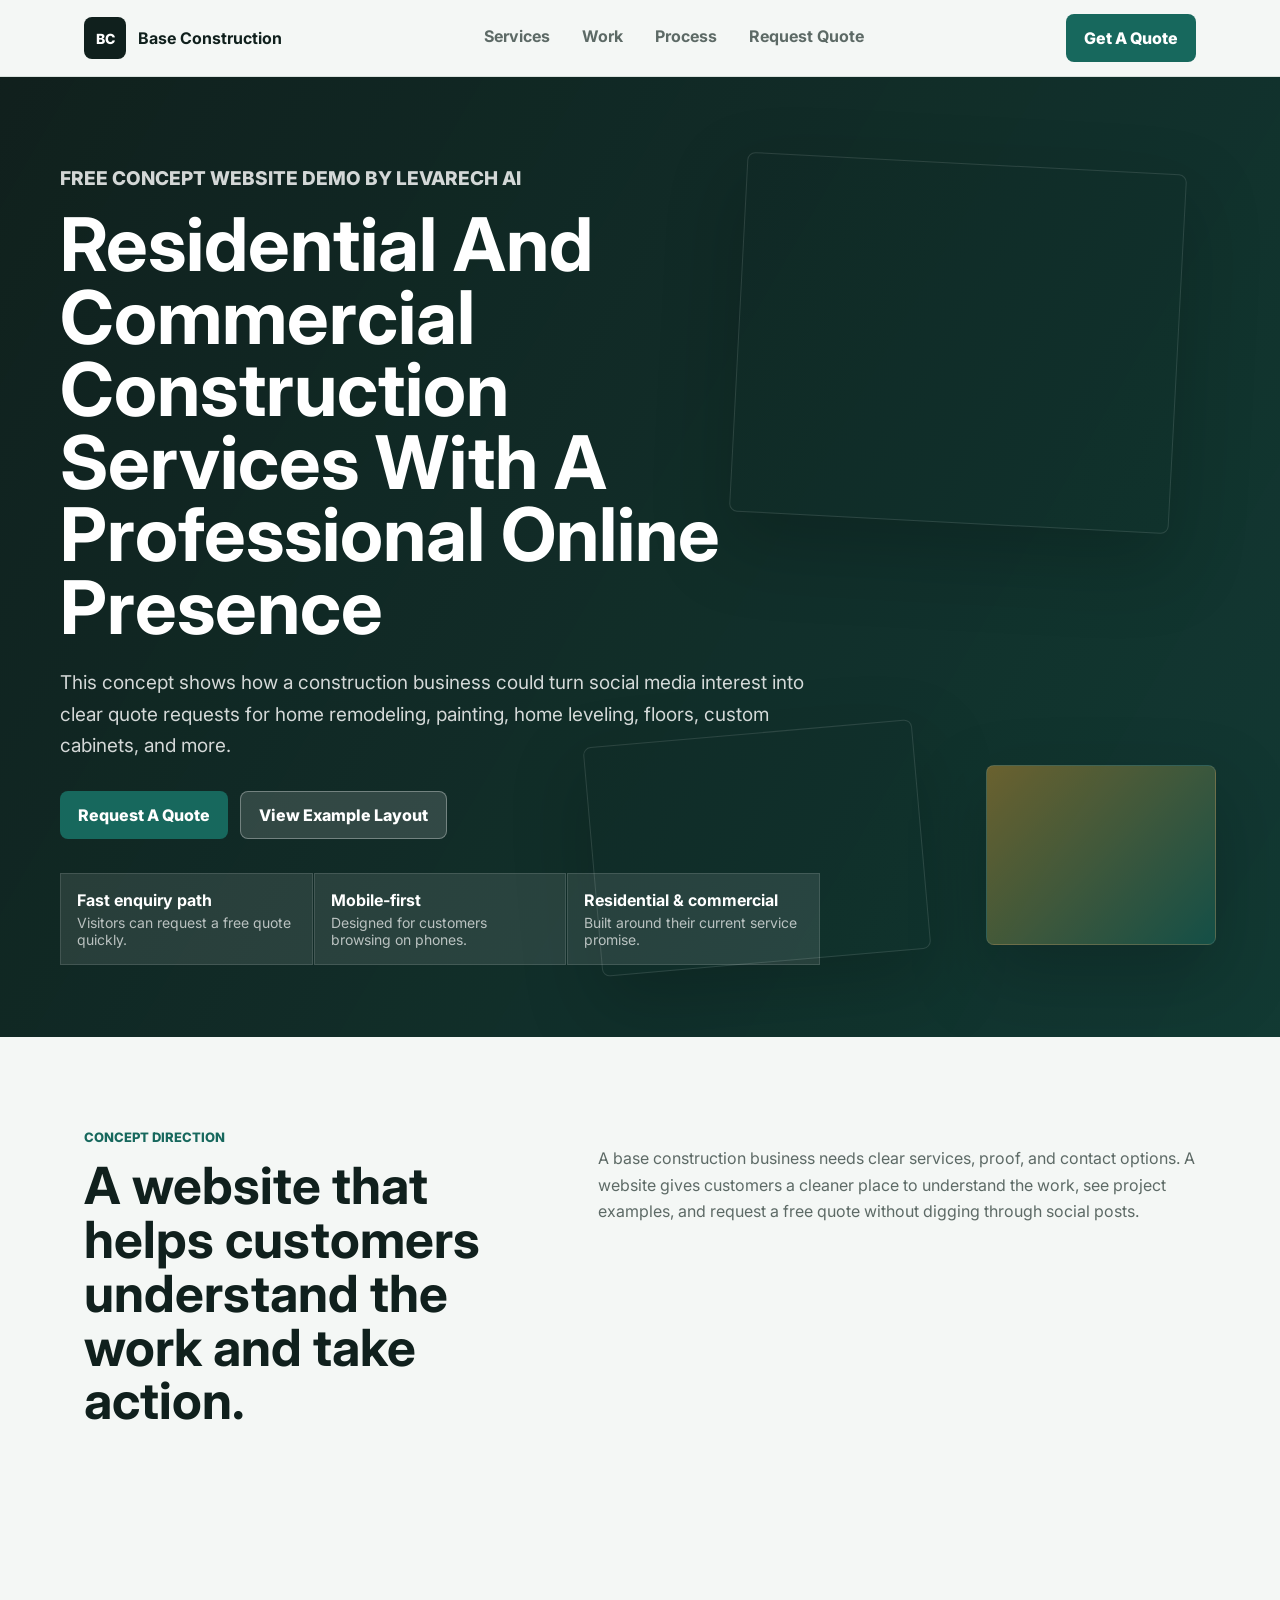
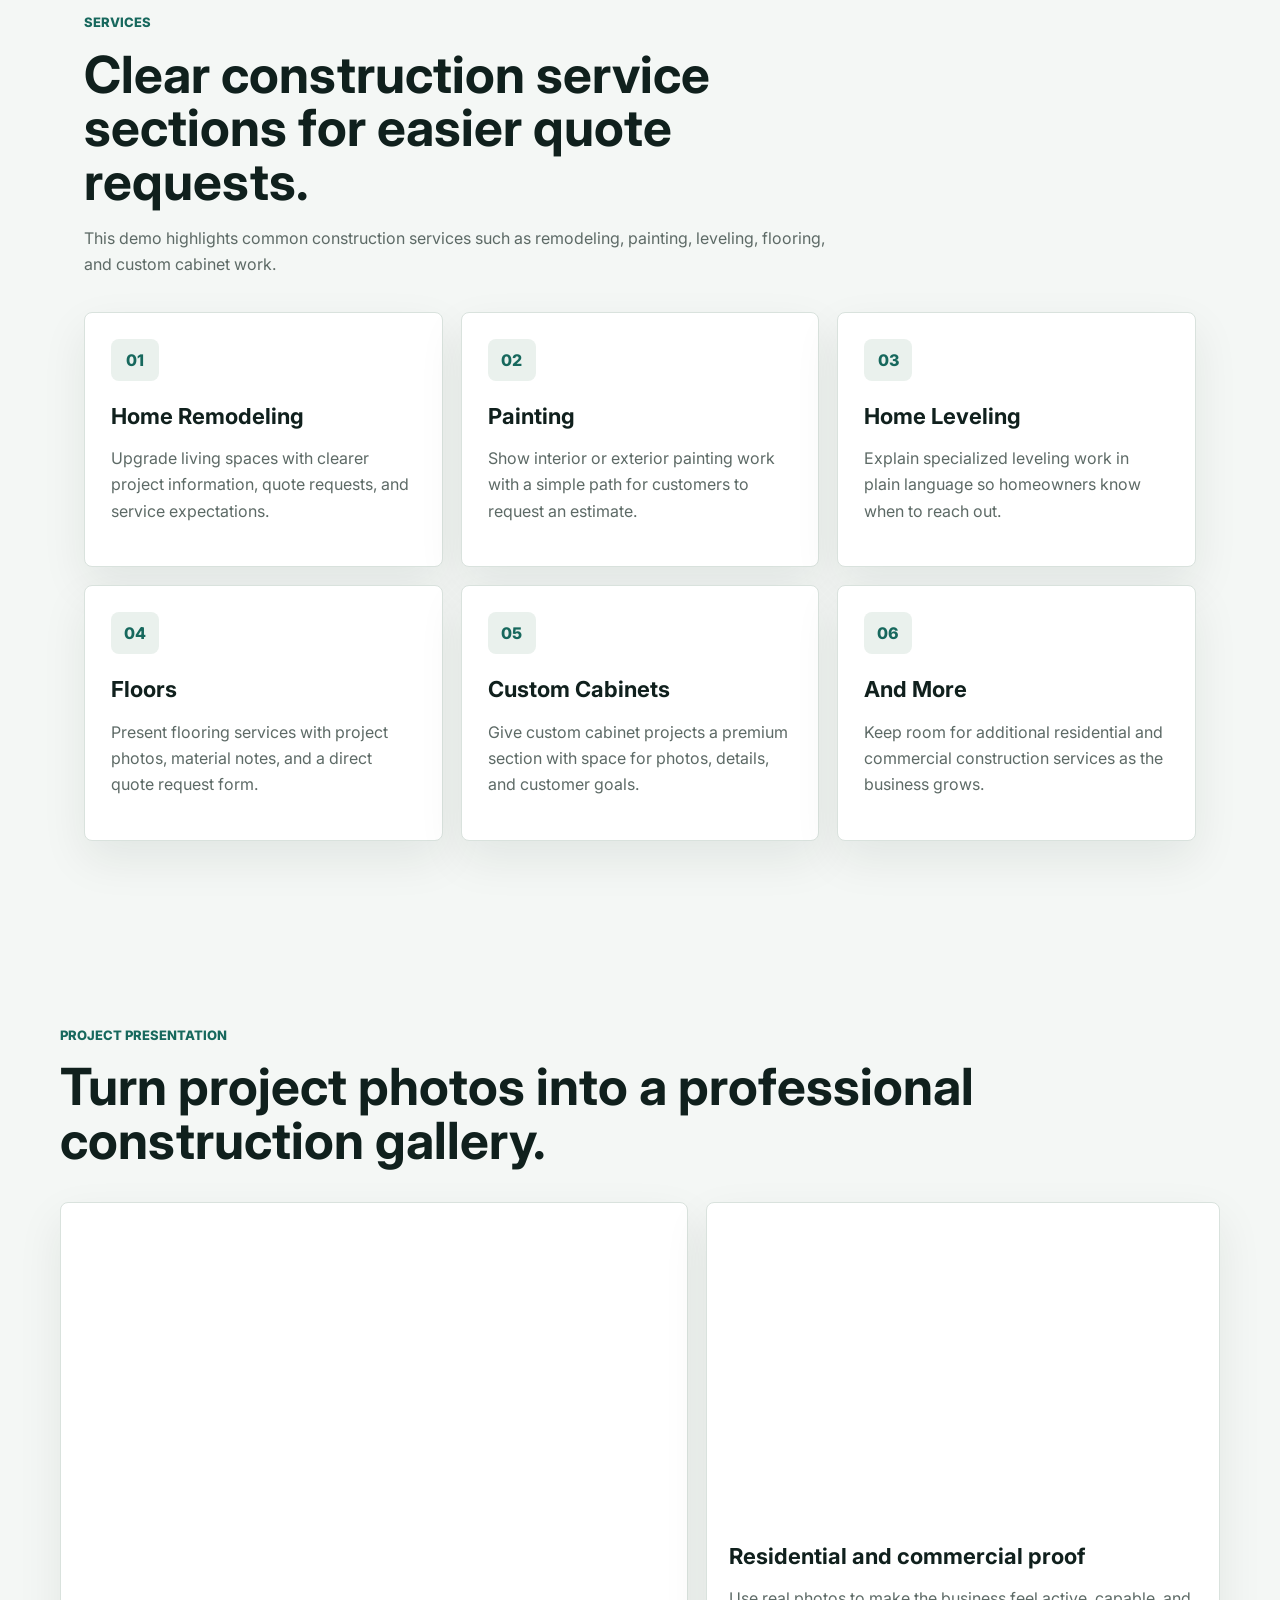
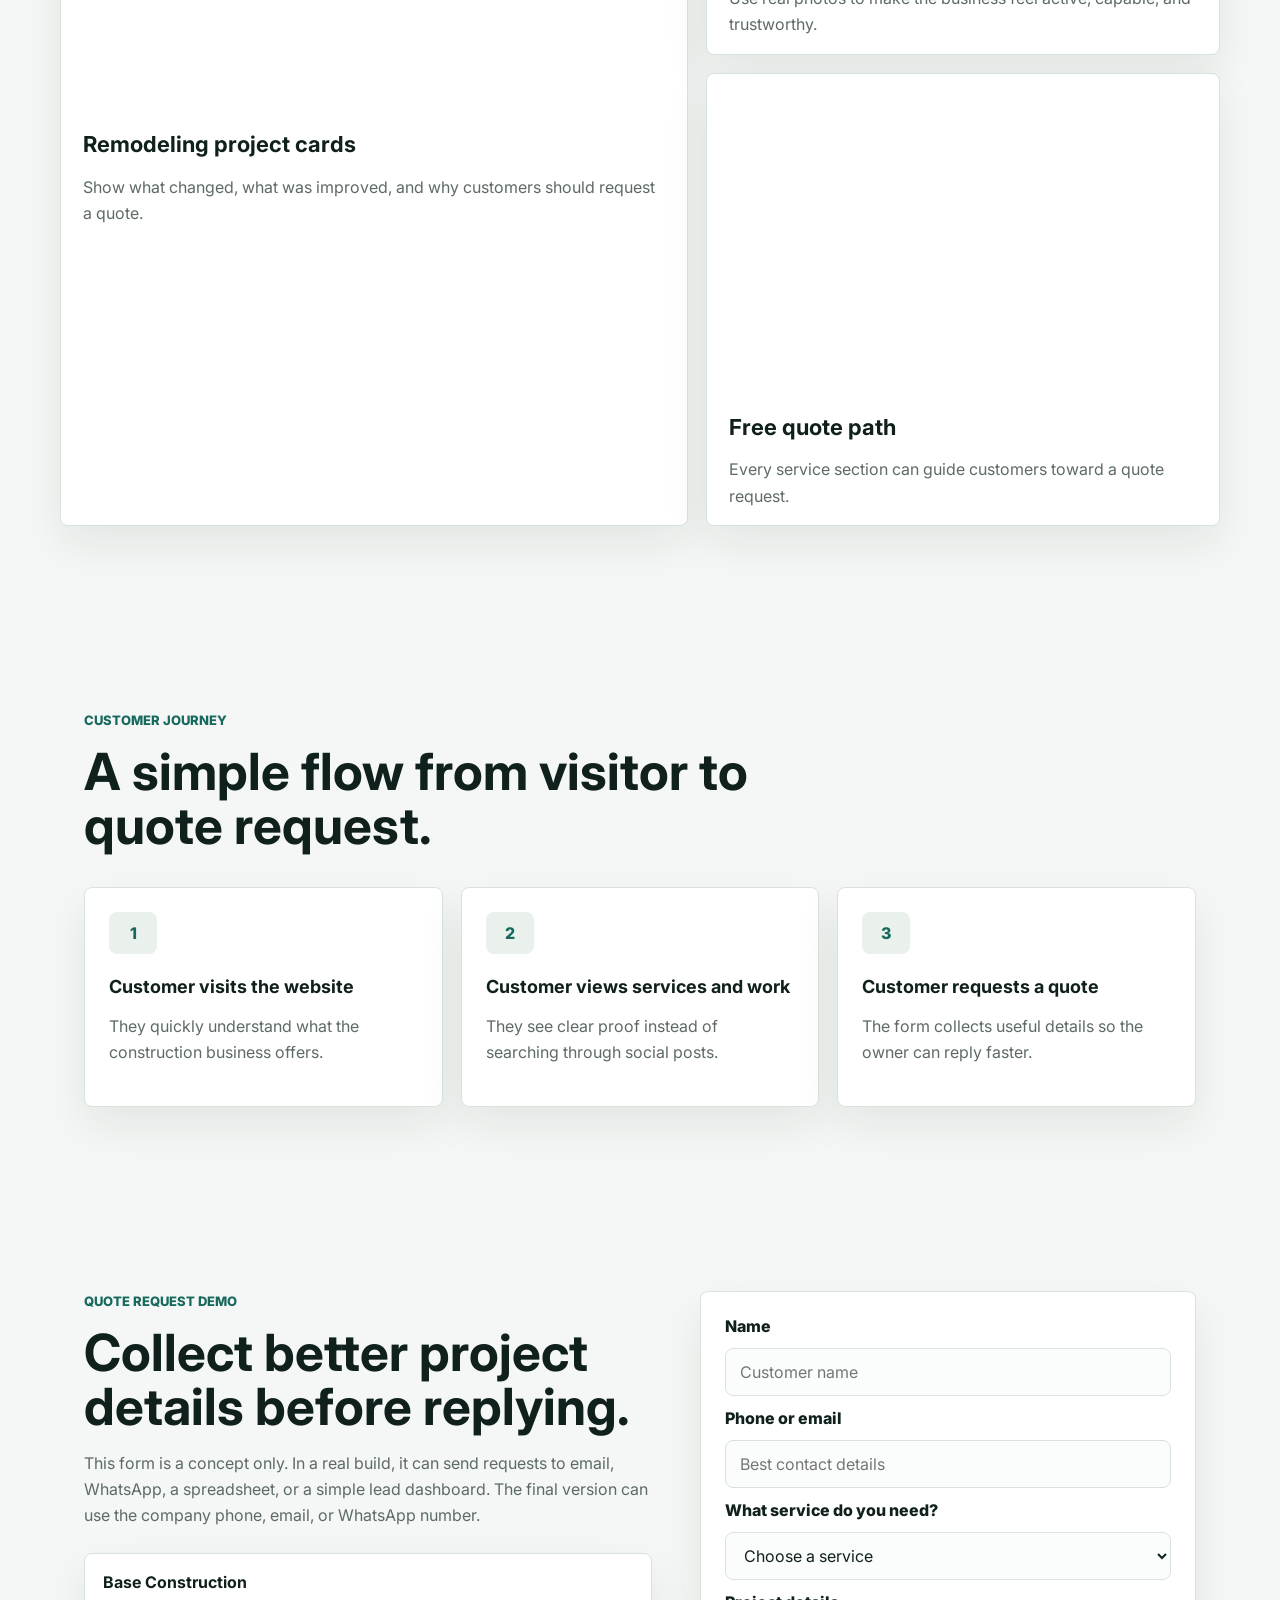
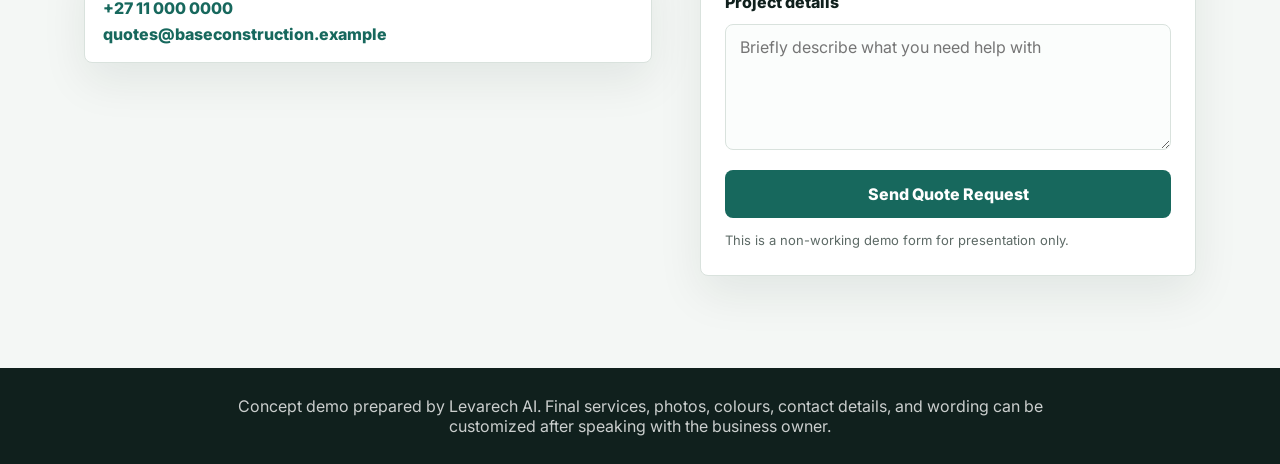
<file: barg-services-demo.html>
<!doctype html>
<html lang="en">
  <head>
    <meta charset="utf-8">
    <meta name="viewport" content="width=device-width, initial-scale=1">
    <meta
      name="description"
      content="A free concept website demo for a base construction company, prepared by Levarech AI."
    >
    <meta name="theme-color" content="#12312d">
    <meta property="og:type" content="website">
    <meta property="og:title" content="Base Construction | Concept Website Demo">
    <meta
      property="og:description"
      content="A polished construction website concept showing how a construction company could present remodeling, painting, floors, cabinets, and quote requests online."
    >
    <meta property="og:url" content="https://fxlegend-dev.github.io/nexaflowstudios/barg-services-demo.html">
    <meta property="og:site_name" content="Levarech AI">
    <link rel="canonical" href="https://fxlegend-dev.github.io/nexaflowstudios/barg-services-demo.html">
    <title>Base Construction | Concept Website Demo</title>
    <link rel="icon" href="assets/favicon.svg" type="image/svg+xml">
    <link rel="preconnect" href="https://fonts.googleapis.com">
    <link rel="preconnect" href="https://fonts.gstatic.com" crossorigin>
    <link
      href="https://fonts.googleapis.com/css2?family=Inter:wght@400;500;600;700;800&display=swap"
      rel="stylesheet"
    >
    <link rel="stylesheet" href="barg-services-demo.css?v=20260625">
  </head>
  <body>
    <a class="skip-link" href="#main">Skip to content</a>

    <header class="demo-header">
      <nav class="demo-nav" aria-label="Main navigation">
        <a class="brand" href="#top" aria-label="Base Construction concept home">
          <span>BC</span>
          <strong>Base Construction</strong>
        </a>
        <div class="nav-links">
          <a href="#services">Services</a>
          <a href="#work">Work</a>
          <a href="#process">Process</a>
          <a href="#quote">Request Quote</a>
        </div>
        <a class="nav-button" href="#quote">Get A Quote</a>
      </nav>
    </header>

    <main id="main">
      <section class="hero" id="top">
        <div class="hero-media" aria-hidden="true">
          <div class="photo-card photo-one"></div>
          <div class="photo-card photo-two"></div>
          <div class="photo-card photo-three"></div>
        </div>

        <div class="hero-content">
          <p class="demo-tag">Free concept website demo by Levarech AI</p>
          <h1>Residential And Commercial Construction Services With A Professional Online Presence</h1>
          <p>
            This concept shows how a construction business could turn social media interest into clear quote requests
            for home remodeling, painting, home leveling, floors, custom cabinets, and more.
          </p>
          <div class="hero-actions">
            <a class="button primary" href="#quote">Request A Quote</a>
            <a class="button secondary" href="#work">View Example Layout</a>
          </div>
          <div class="trust-strip" aria-label="Business highlights">
            <div>
              <strong>Fast enquiry path</strong>
              <span>Visitors can request a free quote quickly.</span>
            </div>
            <div>
              <strong>Mobile-first</strong>
              <span>Designed for customers browsing on phones.</span>
            </div>
            <div>
              <strong>Residential & commercial</strong>
              <span>Built around their current service promise.</span>
            </div>
          </div>
        </div>
      </section>

      <section class="section intro">
        <div>
          <p class="eyebrow">Concept direction</p>
          <h2>A website that helps customers understand the work and take action.</h2>
        </div>
        <p>
          A base construction business needs clear services, proof, and contact options. A website gives customers a
          cleaner place to understand the work, see project examples, and request a free quote without digging through
          social posts.
        </p>
      </section>

      <section class="section" id="services">
        <div class="section-heading">
          <p class="eyebrow">Services</p>
          <h2>Clear construction service sections for easier quote requests.</h2>
          <p>
            This demo highlights common construction services such as remodeling, painting, leveling, flooring, and
            custom cabinet work.
          </p>
        </div>

        <div class="service-grid">
          <article>
            <span>01</span>
            <h3>Home Remodeling</h3>
            <p>Upgrade living spaces with clearer project information, quote requests, and service expectations.</p>
          </article>
          <article>
            <span>02</span>
            <h3>Painting</h3>
            <p>Show interior or exterior painting work with a simple path for customers to request an estimate.</p>
          </article>
          <article>
            <span>03</span>
            <h3>Home Leveling</h3>
            <p>Explain specialized leveling work in plain language so homeowners know when to reach out.</p>
          </article>
          <article>
            <span>04</span>
            <h3>Floors</h3>
            <p>Present flooring services with project photos, material notes, and a direct quote request form.</p>
          </article>
          <article>
            <span>05</span>
            <h3>Custom Cabinets</h3>
            <p>Give custom cabinet projects a premium section with space for photos, details, and customer goals.</p>
          </article>
          <article>
            <span>06</span>
            <h3>And More</h3>
            <p>Keep room for additional residential and commercial construction services as the business grows.</p>
          </article>
        </div>
      </section>

      <section class="section work-section" id="work">
        <div class="section-heading">
          <p class="eyebrow">Project presentation</p>
          <h2>Turn project photos into a professional construction gallery.</h2>
        </div>
        <div class="work-grid">
          <article class="work-card tall">
            <div class="work-image work-a" aria-hidden="true"></div>
            <h3>Remodeling project cards</h3>
            <p>Show what changed, what was improved, and why customers should request a quote.</p>
          </article>
          <article class="work-card">
            <div class="work-image work-b" aria-hidden="true"></div>
            <h3>Residential and commercial proof</h3>
            <p>Use real photos to make the business feel active, capable, and trustworthy.</p>
          </article>
          <article class="work-card">
            <div class="work-image work-c" aria-hidden="true"></div>
            <h3>Free quote path</h3>
            <p>Every service section can guide customers toward a quote request.</p>
          </article>
        </div>
      </section>

      <section class="section process" id="process">
        <div class="section-heading">
          <p class="eyebrow">Customer journey</p>
          <h2>A simple flow from visitor to quote request.</h2>
        </div>
        <div class="steps">
          <div>
            <span>1</span>
            <strong>Customer visits the website</strong>
            <p>They quickly understand what the construction business offers.</p>
          </div>
          <div>
            <span>2</span>
            <strong>Customer views services and work</strong>
            <p>They see clear proof instead of searching through social posts.</p>
          </div>
          <div>
            <span>3</span>
            <strong>Customer requests a quote</strong>
            <p>The form collects useful details so the owner can reply faster.</p>
          </div>
        </div>
      </section>

      <section class="section quote-section" id="quote">
        <div class="quote-copy">
          <p class="eyebrow">Quote request demo</p>
          <h2>Collect better project details before replying.</h2>
          <p>
            This form is a concept only. In a real build, it can send requests to email, WhatsApp, a spreadsheet, or a
            simple lead dashboard. The final version can use the company phone, email, or WhatsApp number.
          </p>
          <div class="contact-card">
            <strong>Base Construction</strong>
            <a href="tel:+27110000000">+27 11 000 0000</a>
            <a href="mailto:quotes@baseconstruction.example">quotes@baseconstruction.example</a>
          </div>
        </div>
        <form class="quote-form">
          <label for="customerName">Name</label>
          <input id="customerName" type="text" placeholder="Customer name">

          <label for="customerPhone">Phone or email</label>
          <input id="customerPhone" type="text" placeholder="Best contact details">

          <label for="serviceNeeded">What service do you need?</label>
          <select id="serviceNeeded">
            <option>Choose a service</option>
            <option>Home remodeling</option>
            <option>Painting</option>
            <option>Home leveling</option>
            <option>Floors</option>
            <option>Custom cabinets</option>
            <option>Commercial project</option>
            <option>Not sure yet</option>
          </select>

          <label for="details">Project details</label>
          <textarea id="details" rows="5" placeholder="Briefly describe what you need help with"></textarea>

          <button class="button primary" type="button">Send Quote Request</button>
          <p>This is a non-working demo form for presentation only.</p>
        </form>
      </section>

      <section class="demo-footer-note">
        <p>
          Concept demo prepared by Levarech AI. Final services, photos, colours, contact details, and wording can
          be customized after speaking with the business owner.
        </p>
      </section>
    </main>
  </body>
</html>
</file>
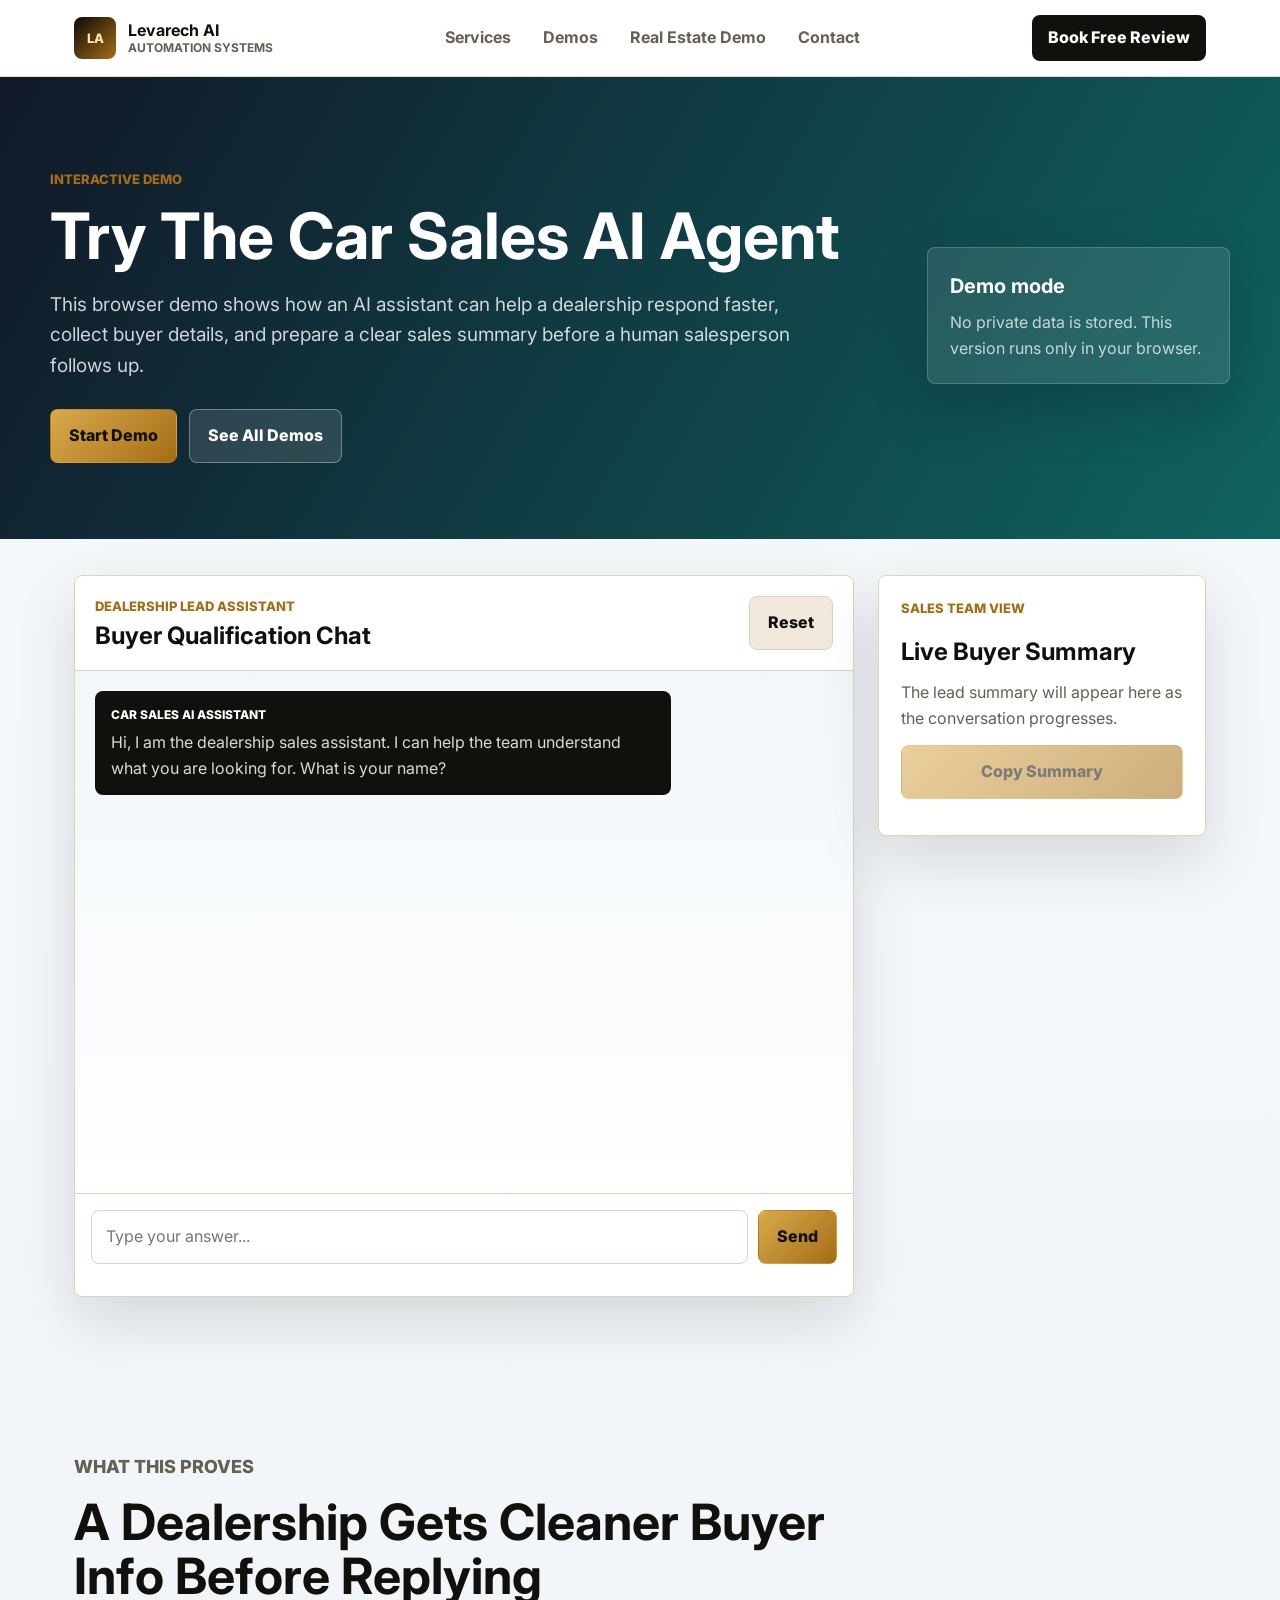
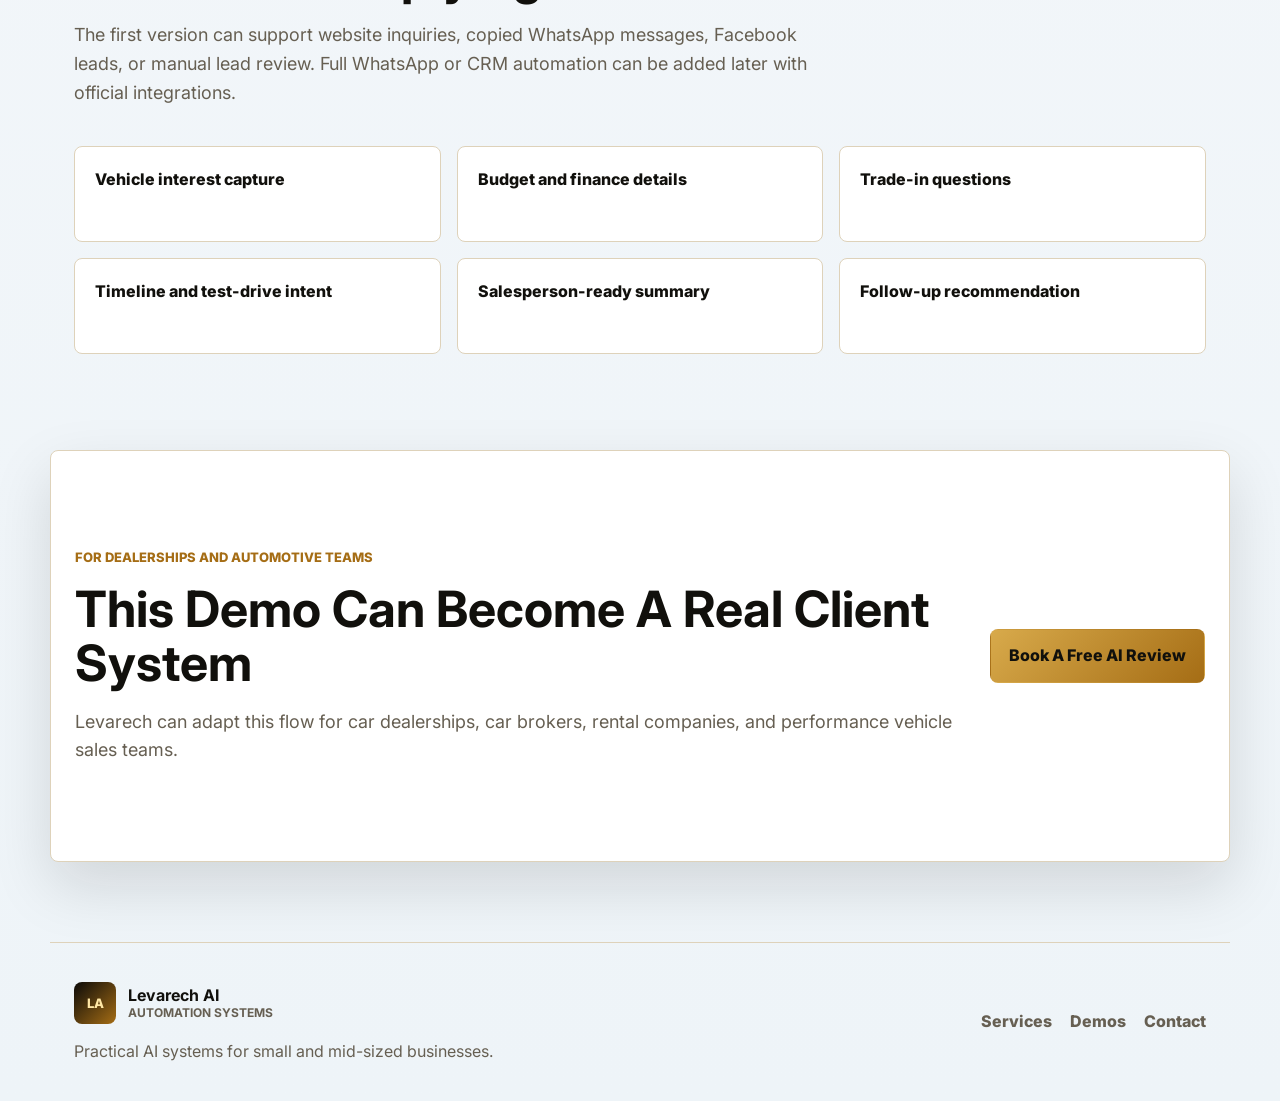
<file: car-sales-agent-demo.html>
<!doctype html>
<html lang="en">
  <head>
    <meta charset="utf-8">
    <meta name="viewport" content="width=device-width, initial-scale=1">
    <meta
      name="description"
      content="Try a browser-based car sales AI lead qualification demo by Levarech AI for dealerships and small-to-mid-sized automotive businesses."
    >
    <meta name="theme-color" content="#0f766e">
    <meta property="og:type" content="website">
    <meta property="og:title" content="Car Sales AI Agent Demo | Levarech AI">
    <meta
      property="og:description"
      content="Try a sample AI assistant that qualifies dealership leads and prepares a salesperson-ready summary."
    >
    <meta property="og:url" content="https://fxlegend-dev.github.io/nexaflowstudios/car-sales-agent-demo.html">
    <meta property="og:site_name" content="Levarech AI">
    <link rel="canonical" href="https://fxlegend-dev.github.io/nexaflowstudios/car-sales-agent-demo.html">
    <title>Car Sales AI Agent Demo | Levarech AI</title>
    <link rel="icon" href="assets/favicon.svg" type="image/svg+xml">
    <link rel="preconnect" href="https://fonts.googleapis.com">
    <link rel="preconnect" href="https://fonts.gstatic.com" crossorigin>
    <link
      href="https://fonts.googleapis.com/css2?family=Inter:wght@400;500;600;700;800&display=swap"
      rel="stylesheet"
    >
    <link rel="stylesheet" href="styles.css?v=20260525">
    <link rel="stylesheet" href="agent-demo.css?v=20260525">
  </head>
  <body class="agent-page">
    <a class="skip-link" href="#main">Skip to content</a>

    <header class="site-header" data-header>
      <nav class="nav-shell" aria-label="Main navigation">
        <a class="brand-mark" href="index.html" aria-label="Levarech AI home">
          <span class="brand-icon" aria-hidden="true">LA</span>
          <span>
            <strong>Levarech AI</strong>
            <small>Automation Systems</small>
          </span>
        </a>

        <button class="menu-toggle" type="button" aria-expanded="false" aria-controls="navLinks" data-menu-toggle>
          <span class="sr-only">Toggle navigation</span>
          <span></span>
          <span></span>
          <span></span>
        </button>

        <div class="nav-links" id="navLinks" data-nav-links>
          <a href="index.html#services">Services</a>
          <a href="index.html#demos">Demos</a>
          <a href="real-estate-agent-demo.html">Real Estate Demo</a>
          <a href="index.html#contact">Contact</a>
        </div>

        <a class="nav-cta" href="index.html#contact">Book Free Review</a>
      </nav>
    </header>

    <main id="main">
      <section class="agent-hero">
        <div class="agent-hero-copy">
          <p class="eyebrow">Interactive demo</p>
          <h1>Try The Car Sales AI Agent</h1>
          <p>
            This browser demo shows how an AI assistant can help a dealership respond faster, collect buyer details, and
            prepare a clear sales summary before a human salesperson follows up.
          </p>
          <div class="agent-hero-actions">
            <a class="button primary" href="#agent-demo">Start Demo</a>
            <a class="button secondary dark-secondary" href="index.html#demos">See All Demos</a>
          </div>
        </div>
        <div class="agent-note">
          <strong>Demo mode</strong>
          <span>No private data is stored. This version runs only in your browser.</span>
        </div>
      </section>

      <section class="agent-workspace" id="agent-demo" aria-label="Car sales AI agent demo">
        <div class="agent-chat-panel">
          <div class="agent-panel-header">
            <div>
              <p class="eyebrow">Dealership lead assistant</p>
              <h2>Buyer Qualification Chat</h2>
            </div>
            <button class="button secondary reset-button" type="button" data-agent-reset>Reset</button>
          </div>

          <div class="agent-chat-window" data-agent-chat aria-live="polite"></div>

          <form class="agent-input-row" data-agent-form>
            <label class="sr-only" for="agentInput">Type your response</label>
            <input id="agentInput" data-agent-input type="text" autocomplete="off" placeholder="Type your answer..." required>
            <button class="button primary" type="submit">Send</button>
          </form>

          <div class="quick-replies" data-quick-replies aria-label="Quick reply options"></div>
        </div>

        <aside class="agent-summary-panel" aria-labelledby="summaryPanelTitle">
          <p class="eyebrow">Sales team view</p>
          <h2 id="summaryPanelTitle">Live Buyer Summary</h2>
          <div class="agent-summary" data-agent-summary>
            <p class="empty-summary">The buyer summary will appear here as the conversation progresses.</p>
          </div>
          <button class="button primary copy-button" type="button" data-copy-summary disabled>Copy Summary</button>
          <p class="copy-status" role="status" data-copy-status></p>
        </aside>
      </section>

      <section class="section agent-explainer" aria-labelledby="agentExplainerTitle">
        <div class="section-heading">
          <p class="eyebrow">What this proves</p>
          <h2 id="agentExplainerTitle">A Dealership Gets Cleaner Buyer Info Before Replying</h2>
          <p>
            The first version can support website inquiries, copied WhatsApp messages, Facebook leads, or manual lead
            review. Full WhatsApp or CRM automation can be added later with official integrations.
          </p>
        </div>
        <div class="deliverable-grid">
          <div>Vehicle interest capture</div>
          <div>Budget and finance details</div>
          <div>Trade-in questions</div>
          <div>Timeline and test-drive intent</div>
          <div>Salesperson-ready summary</div>
          <div>Follow-up recommendation</div>
        </div>
      </section>

      <section class="section demo-cta" aria-labelledby="agentCtaTitle">
        <div>
          <p class="eyebrow">For dealerships and automotive teams</p>
          <h2 id="agentCtaTitle">This Demo Can Become A Real Client System</h2>
          <p>
            Levarech can adapt this flow for car dealerships, car brokers, rental companies, and performance vehicle
            sales teams.
          </p>
        </div>
        <a class="button primary" href="index.html#contact">Book A Free AI Review</a>
      </section>
    </main>

    <footer class="site-footer">
      <div>
        <a class="brand-mark footer-brand" href="index.html" aria-label="Levarech AI home">
          <span class="brand-icon" aria-hidden="true">LA</span>
          <span>
            <strong>Levarech AI</strong>
            <small>Automation Systems</small>
          </span>
        </a>
        <p>Practical AI systems for small and mid-sized businesses.</p>
      </div>
      <div class="footer-links">
        <a href="index.html#services">Services</a>
        <a href="index.html#demos">Demos</a>
        <a href="index.html#contact">Contact</a>
      </div>
    </footer>

    <script src="script.js?v=20260525"></script>
    <script>
      window.nexaAgentDemo = {
        botLabel: "Car Sales AI Assistant",
        leadLabel: "Buyer Lead",
        summaryTitle: "Dealership Buyer Lead Summary",
        bridgeMessage:
          "Thanks. I will ask a few quick questions so the sales team can understand what vehicle you want and how ready you are to move forward.",
        completionMessage:
          "Great. I have prepared a clear buyer summary for the sales team so they can follow up with relevant stock, finance options, or test-drive times.",
        finalMessage: "Demo next step: Send matching stock and available test-drive times.",
        recommendedNextStep:
          "Send matching vehicles, confirm finance or trade-in details, and offer a test-drive appointment.",
        flow: [
          {
            key: "name",
            label: "Name",
            prompt: "Hi, I am the dealership sales assistant. I can help the team understand what you are looking for. What is your name?",
            quickReplies: [],
          },
          {
            key: "vehicle",
            label: "Vehicle interest",
            prompt: "What vehicle or type of vehicle are you interested in?",
            quickReplies: ["SUV", "Performance car", "Bakkie", "Still deciding"],
          },
          {
            key: "budget",
            label: "Budget",
            prompt: "What budget range should the sales team keep in mind?",
            quickReplies: ["Under R300k", "R300k-R600k", "R600k-R1m", "R1m+"],
          },
          {
            key: "payment",
            label: "Payment method",
            prompt: "Are you planning to buy cash, use finance, or compare both options?",
            quickReplies: ["Cash", "Finance", "Compare both", "Not sure yet"],
          },
          {
            key: "tradeIn",
            label: "Trade-in",
            prompt: "Do you have a trade-in vehicle?",
            quickReplies: ["Yes", "No", "Maybe", "Need valuation"],
          },
          {
            key: "timeline",
            label: "Timeline",
            prompt: "When are you hoping to buy or test drive?",
            quickReplies: ["Today", "This week", "This month", "Just browsing"],
          },
          {
            key: "contact",
            label: "Preferred follow-up",
            prompt: "How would you prefer the sales team to follow up?",
            quickReplies: ["WhatsApp", "Phone call", "Email", "Send stock first"],
          },
        ],
        scoreLead(answers) {
          const timeline = (answers.timeline || "").toLowerCase();
          const payment = (answers.payment || "").toLowerCase();

          if (timeline.includes("today") || timeline.includes("week")) {
            return payment.includes("cash") || payment.includes("finance") ? "Hot" : "Warm";
          }

          if (timeline.includes("month")) {
            return "Warm";
          }

          return answers.timeline ? "Early interest" : "Not enough information yet";
        },
      };
    </script>
    <script src="agent-demo.js?v=20260525"></script>
  </body>
</html>
</file>
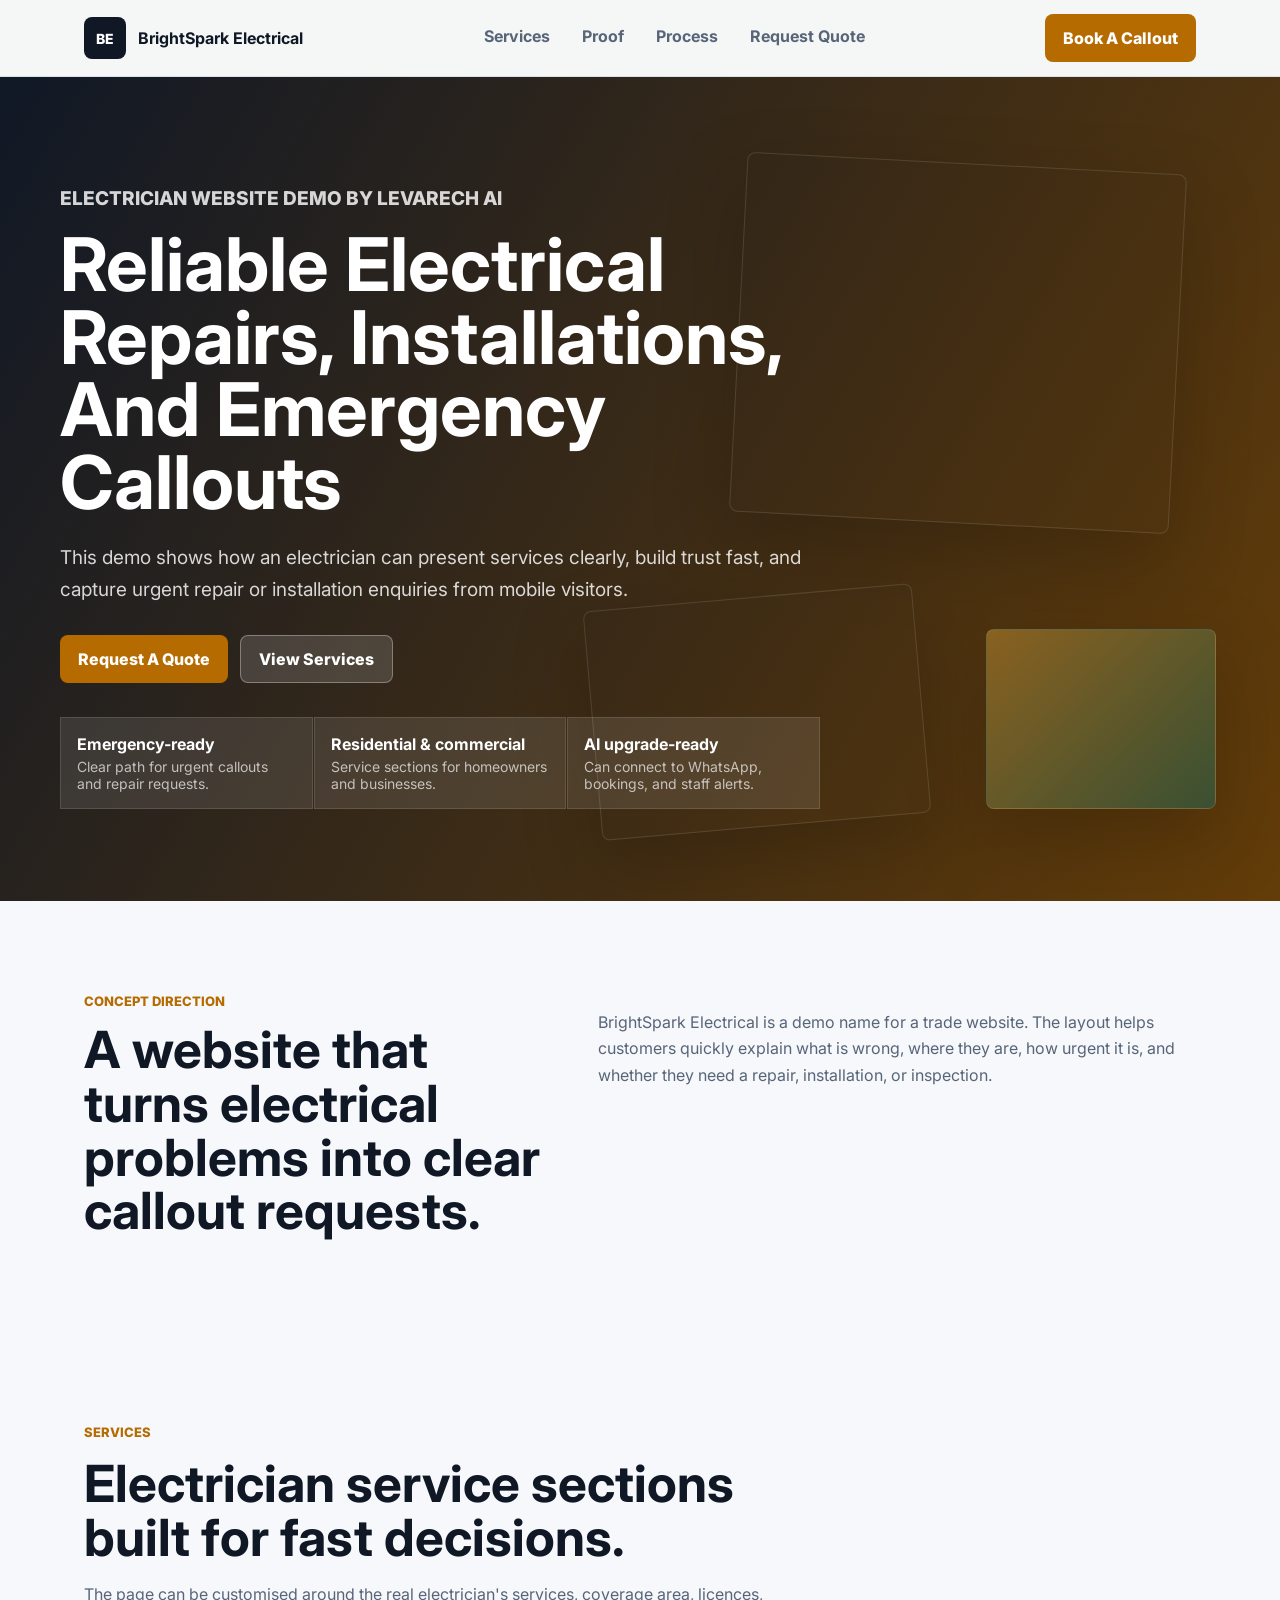
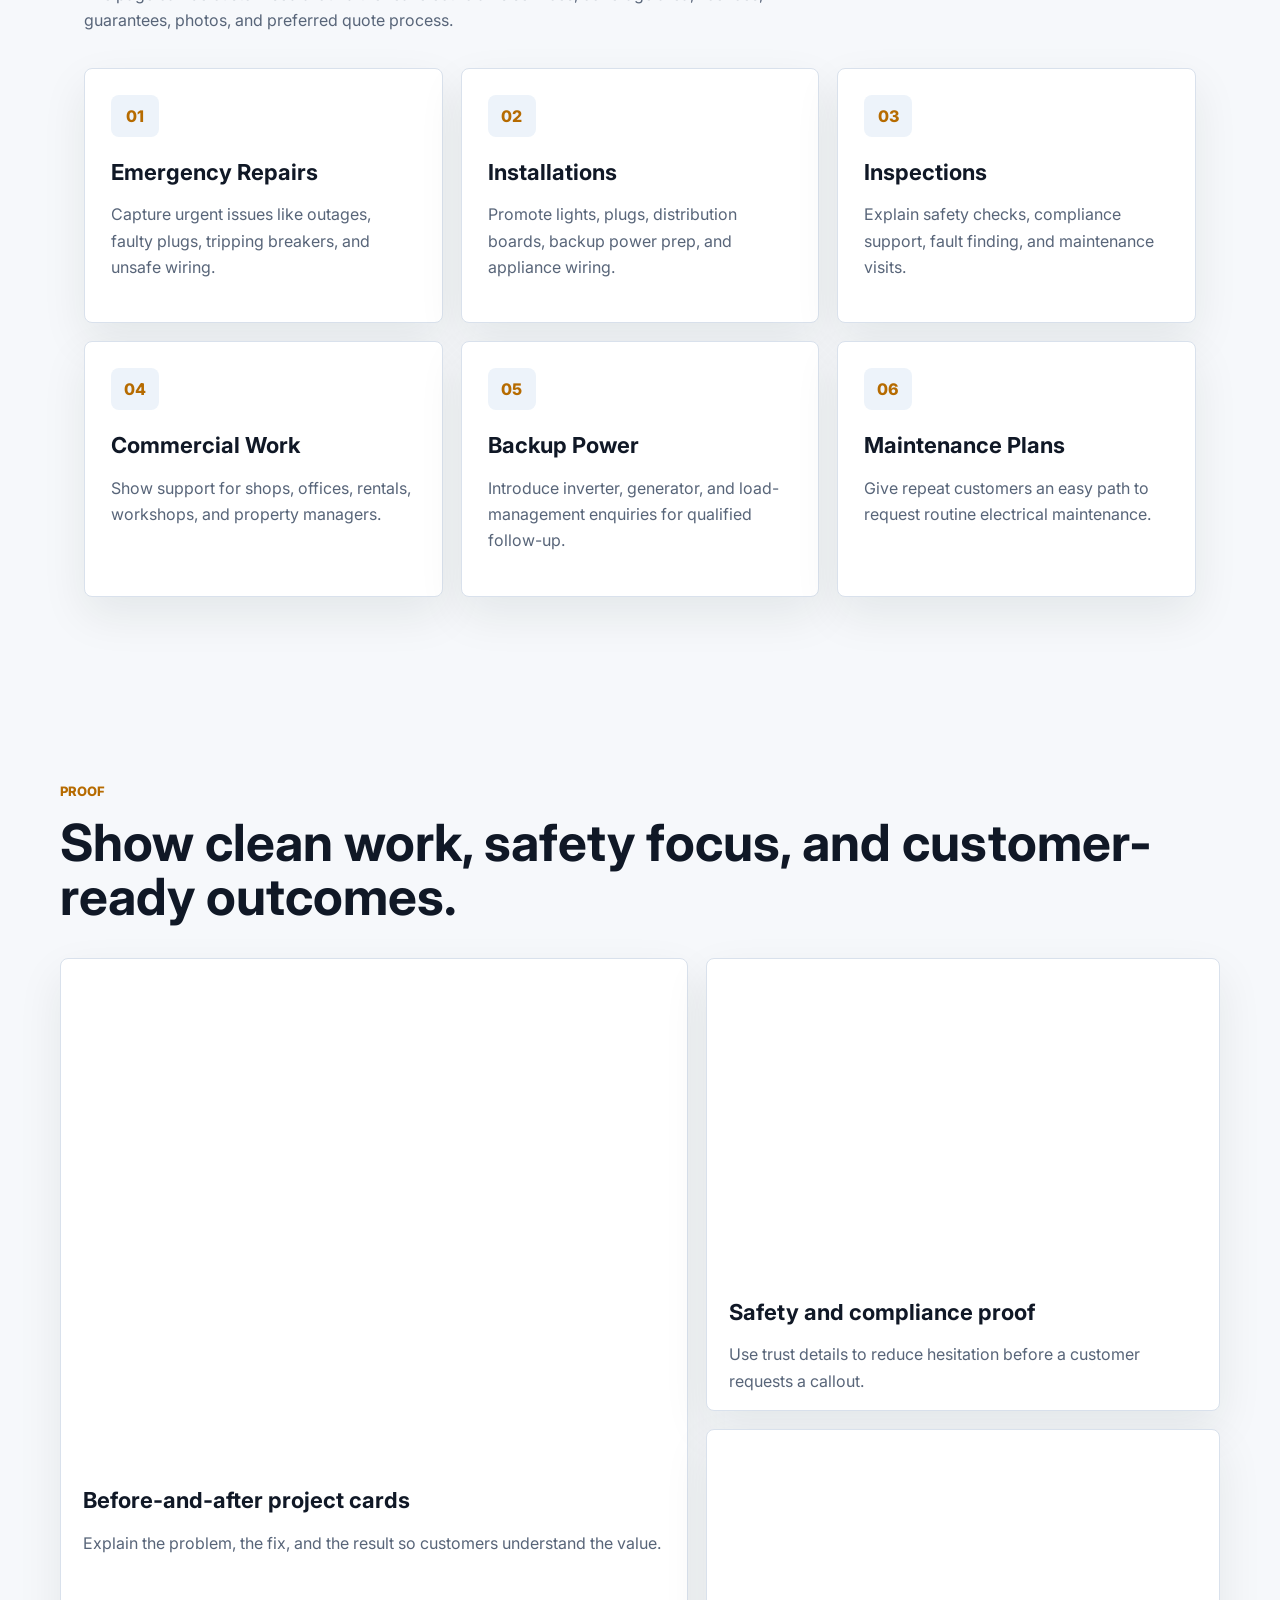
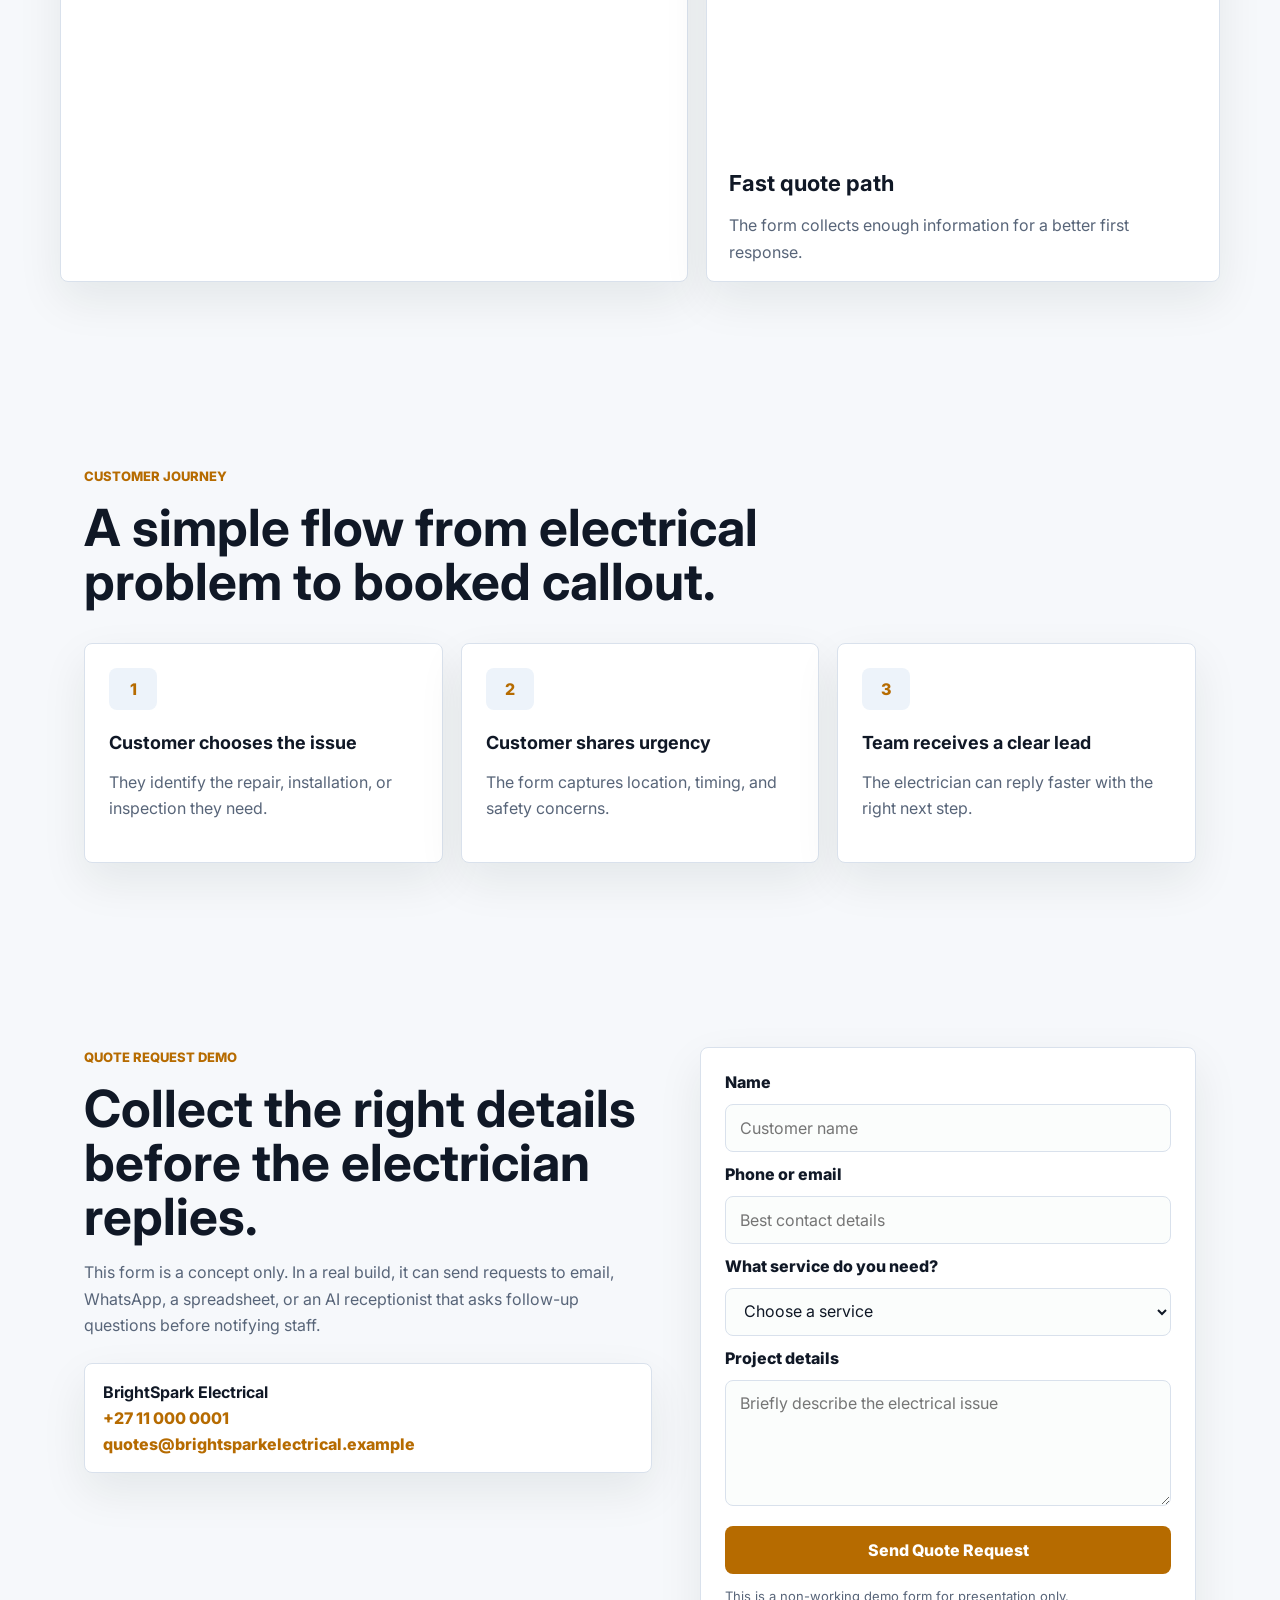
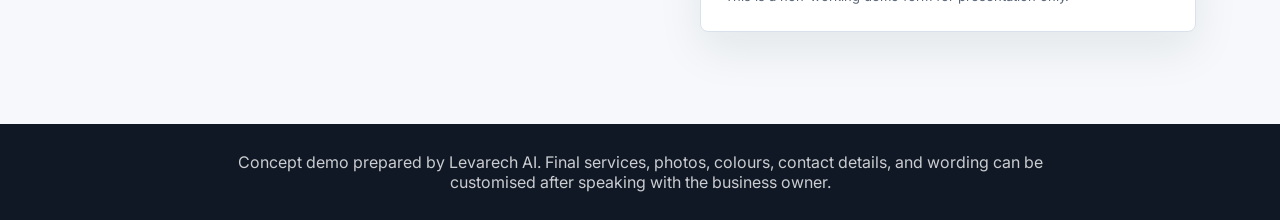
<file: electrician-demo.html>
<!doctype html>
<html lang="en">
  <head>
    <meta charset="utf-8">
    <meta name="viewport" content="width=device-width, initial-scale=1">
    <meta
      name="description"
      content="A concept electrician website demo for BrightSpark Electrical, prepared by Levarech AI."
    >
    <meta name="theme-color" content="#101826">
    <meta property="og:type" content="website">
    <meta property="og:title" content="BrightSpark Electrical | Electrician Website Demo">
    <meta
      property="og:description"
      content="A polished electrician website concept for residential and commercial callouts, repairs, installations, and quote requests."
    >
    <meta property="og:url" content="https://fxlegend-dev.github.io/nexaflowstudios/electrician-demo.html">
    <meta property="og:site_name" content="Levarech AI">
    <link rel="canonical" href="https://fxlegend-dev.github.io/nexaflowstudios/electrician-demo.html">
    <title>BrightSpark Electrical | Electrician Website Demo</title>
    <link rel="icon" href="assets/favicon.svg" type="image/svg+xml">
    <link rel="preconnect" href="https://fonts.googleapis.com">
    <link rel="preconnect" href="https://fonts.gstatic.com" crossorigin>
    <link
      href="https://fonts.googleapis.com/css2?family=Inter:wght@400;500;600;700;800&display=swap"
      rel="stylesheet"
    >
    <link rel="stylesheet" href="barg-services-demo.css?v=20260823">
  </head>
  <body class="electrician-demo">
    <a class="skip-link" href="#main">Skip to content</a>

    <header class="demo-header">
      <nav class="demo-nav" aria-label="Main navigation">
        <a class="brand" href="#top" aria-label="BrightSpark Electrical concept home">
          <span>BE</span>
          <strong>BrightSpark Electrical</strong>
        </a>
        <div class="nav-links">
          <a href="#services">Services</a>
          <a href="#work">Proof</a>
          <a href="#process">Process</a>
          <a href="#quote">Request Quote</a>
        </div>
        <a class="nav-button" href="#quote">Book A Callout</a>
      </nav>
    </header>

    <main id="main">
      <section class="hero" id="top">
        <div class="hero-media" aria-hidden="true">
          <div class="photo-card photo-one"></div>
          <div class="photo-card photo-two"></div>
          <div class="photo-card photo-three"></div>
        </div>

        <div class="hero-content">
          <p class="demo-tag">Electrician website demo by Levarech AI</p>
          <h1>Reliable Electrical Repairs, Installations, And Emergency Callouts</h1>
          <p>
            This demo shows how an electrician can present services clearly, build trust fast, and capture urgent
            repair or installation enquiries from mobile visitors.
          </p>
          <div class="hero-actions">
            <a class="button primary" href="#quote">Request A Quote</a>
            <a class="button secondary" href="#services">View Services</a>
          </div>
          <div class="trust-strip" aria-label="Business highlights">
            <div>
              <strong>Emergency-ready</strong>
              <span>Clear path for urgent callouts and repair requests.</span>
            </div>
            <div>
              <strong>Residential & commercial</strong>
              <span>Service sections for homeowners and businesses.</span>
            </div>
            <div>
              <strong>AI upgrade-ready</strong>
              <span>Can connect to WhatsApp, bookings, and staff alerts.</span>
            </div>
          </div>
        </div>
      </section>

      <section class="section intro">
        <div>
          <p class="eyebrow">Concept direction</p>
          <h2>A website that turns electrical problems into clear callout requests.</h2>
        </div>
        <p>
          BrightSpark Electrical is a demo name for a trade website. The layout helps customers quickly explain what is
          wrong, where they are, how urgent it is, and whether they need a repair, installation, or inspection.
        </p>
      </section>

      <section class="section" id="services">
        <div class="section-heading">
          <p class="eyebrow">Services</p>
          <h2>Electrician service sections built for fast decisions.</h2>
          <p>
            The page can be customised around the real electrician's services, coverage area, licences, guarantees,
            photos, and preferred quote process.
          </p>
        </div>

        <div class="service-grid">
          <article>
            <span>01</span>
            <h3>Emergency Repairs</h3>
            <p>Capture urgent issues like outages, faulty plugs, tripping breakers, and unsafe wiring.</p>
          </article>
          <article>
            <span>02</span>
            <h3>Installations</h3>
            <p>Promote lights, plugs, distribution boards, backup power prep, and appliance wiring.</p>
          </article>
          <article>
            <span>03</span>
            <h3>Inspections</h3>
            <p>Explain safety checks, compliance support, fault finding, and maintenance visits.</p>
          </article>
          <article>
            <span>04</span>
            <h3>Commercial Work</h3>
            <p>Show support for shops, offices, rentals, workshops, and property managers.</p>
          </article>
          <article>
            <span>05</span>
            <h3>Backup Power</h3>
            <p>Introduce inverter, generator, and load-management enquiries for qualified follow-up.</p>
          </article>
          <article>
            <span>06</span>
            <h3>Maintenance Plans</h3>
            <p>Give repeat customers an easy path to request routine electrical maintenance.</p>
          </article>
        </div>
      </section>

      <section class="section work-section" id="work">
        <div class="section-heading">
          <p class="eyebrow">Proof</p>
          <h2>Show clean work, safety focus, and customer-ready outcomes.</h2>
        </div>
        <div class="work-grid">
          <article class="work-card tall">
            <div class="work-image work-a" aria-hidden="true"></div>
            <h3>Before-and-after project cards</h3>
            <p>Explain the problem, the fix, and the result so customers understand the value.</p>
          </article>
          <article class="work-card">
            <div class="work-image work-b" aria-hidden="true"></div>
            <h3>Safety and compliance proof</h3>
            <p>Use trust details to reduce hesitation before a customer requests a callout.</p>
          </article>
          <article class="work-card">
            <div class="work-image work-c" aria-hidden="true"></div>
            <h3>Fast quote path</h3>
            <p>The form collects enough information for a better first response.</p>
          </article>
        </div>
      </section>

      <section class="section process" id="process">
        <div class="section-heading">
          <p class="eyebrow">Customer journey</p>
          <h2>A simple flow from electrical problem to booked callout.</h2>
        </div>
        <div class="steps">
          <div>
            <span>1</span>
            <strong>Customer chooses the issue</strong>
            <p>They identify the repair, installation, or inspection they need.</p>
          </div>
          <div>
            <span>2</span>
            <strong>Customer shares urgency</strong>
            <p>The form captures location, timing, and safety concerns.</p>
          </div>
          <div>
            <span>3</span>
            <strong>Team receives a clear lead</strong>
            <p>The electrician can reply faster with the right next step.</p>
          </div>
        </div>
      </section>

      <section class="section quote-section" id="quote">
        <div class="quote-copy">
          <p class="eyebrow">Quote request demo</p>
          <h2>Collect the right details before the electrician replies.</h2>
          <p>
            This form is a concept only. In a real build, it can send requests to email, WhatsApp, a spreadsheet, or an
            AI receptionist that asks follow-up questions before notifying staff.
          </p>
          <div class="contact-card">
            <strong>BrightSpark Electrical</strong>
            <a href="tel:+27110000001">+27 11 000 0001</a>
            <a href="mailto:quotes@brightsparkelectrical.example">quotes@brightsparkelectrical.example</a>
          </div>
        </div>
        <form class="quote-form">
          <label for="customerName">Name</label>
          <input id="customerName" type="text" placeholder="Customer name">

          <label for="customerPhone">Phone or email</label>
          <input id="customerPhone" type="text" placeholder="Best contact details">

          <label for="serviceNeeded">What service do you need?</label>
          <select id="serviceNeeded">
            <option>Choose a service</option>
            <option>Emergency electrical repair</option>
            <option>New installation</option>
            <option>Inspection or fault finding</option>
            <option>Commercial electrical work</option>
            <option>Backup power support</option>
            <option>Not sure yet</option>
          </select>

          <label for="details">Project details</label>
          <textarea id="details" rows="5" placeholder="Briefly describe the electrical issue"></textarea>

          <button class="button primary" type="button">Send Quote Request</button>
          <p>This is a non-working demo form for presentation only.</p>
        </form>
      </section>

      <section class="demo-footer-note">
        <p>
          Concept demo prepared by Levarech AI. Final services, photos, colours, contact details, and wording can be
          customised after speaking with the business owner.
        </p>
      </section>
    </main>
  </body>
</html>
</file>
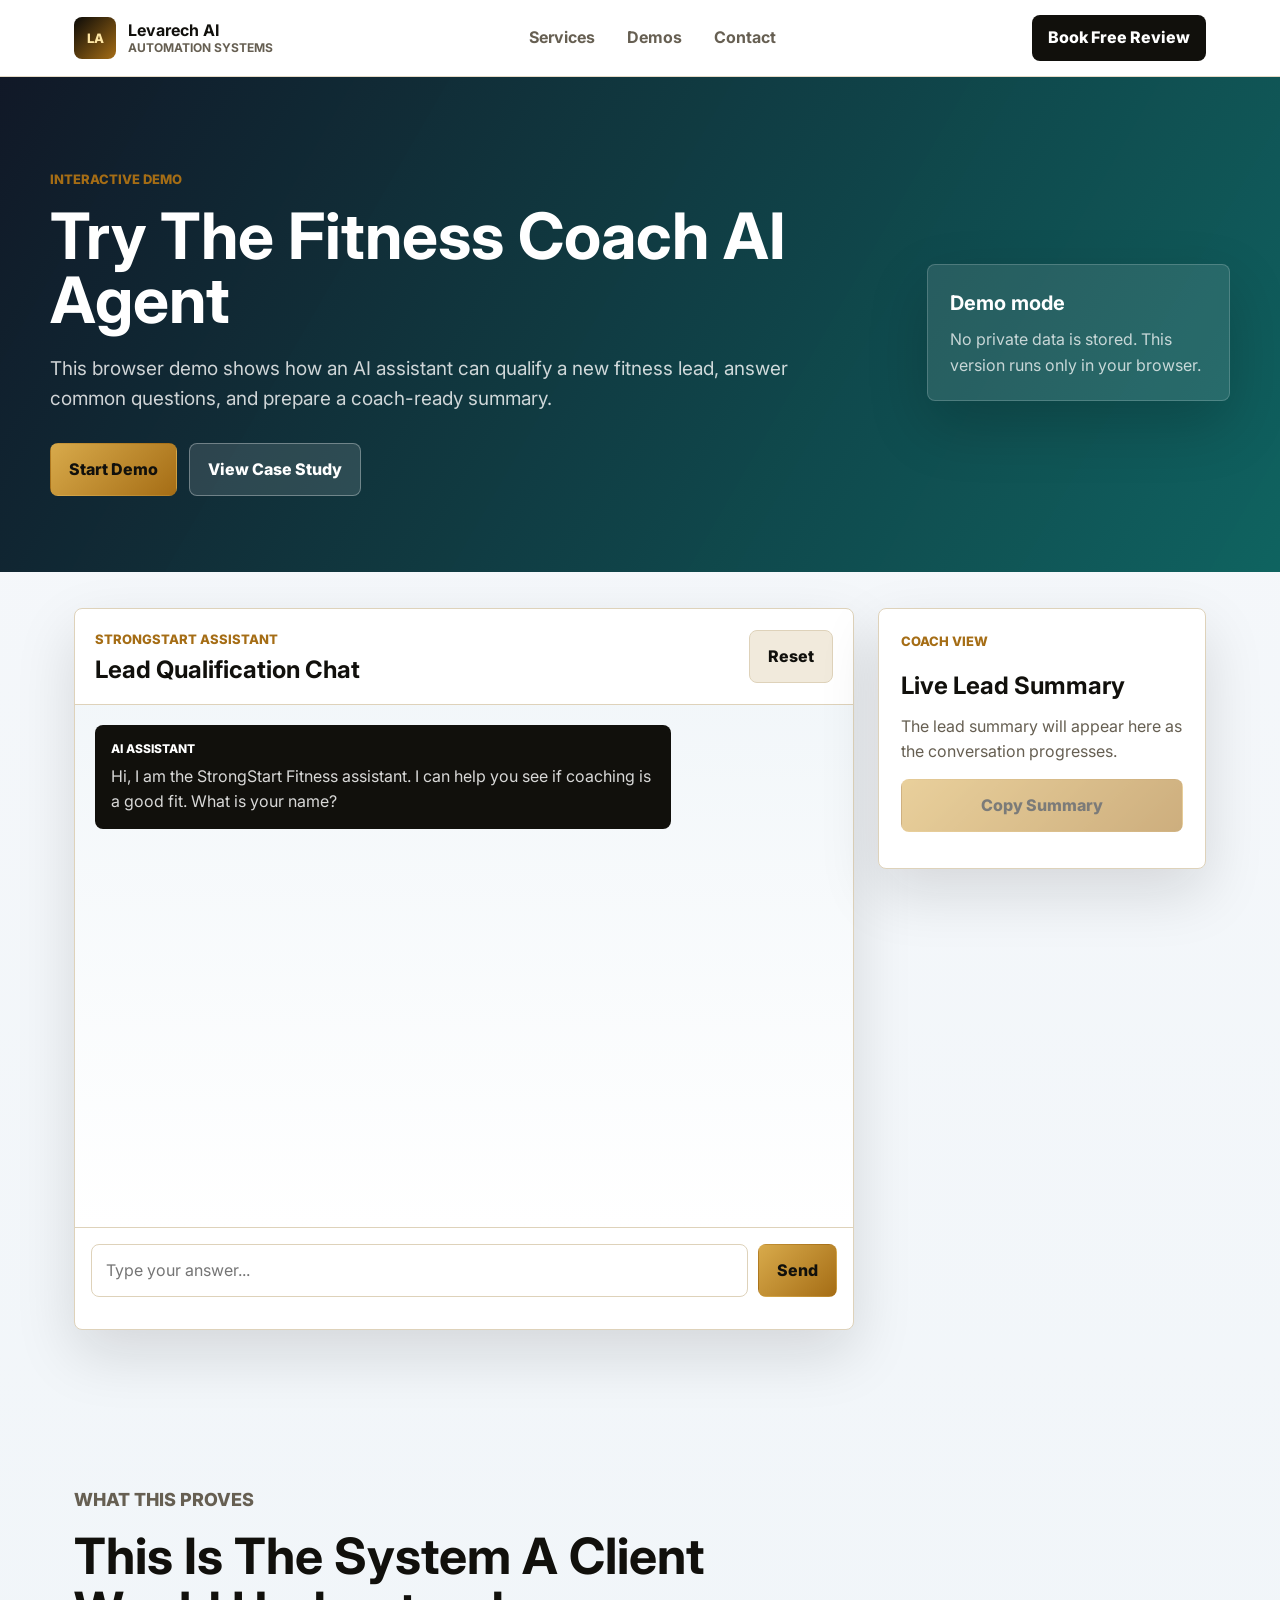
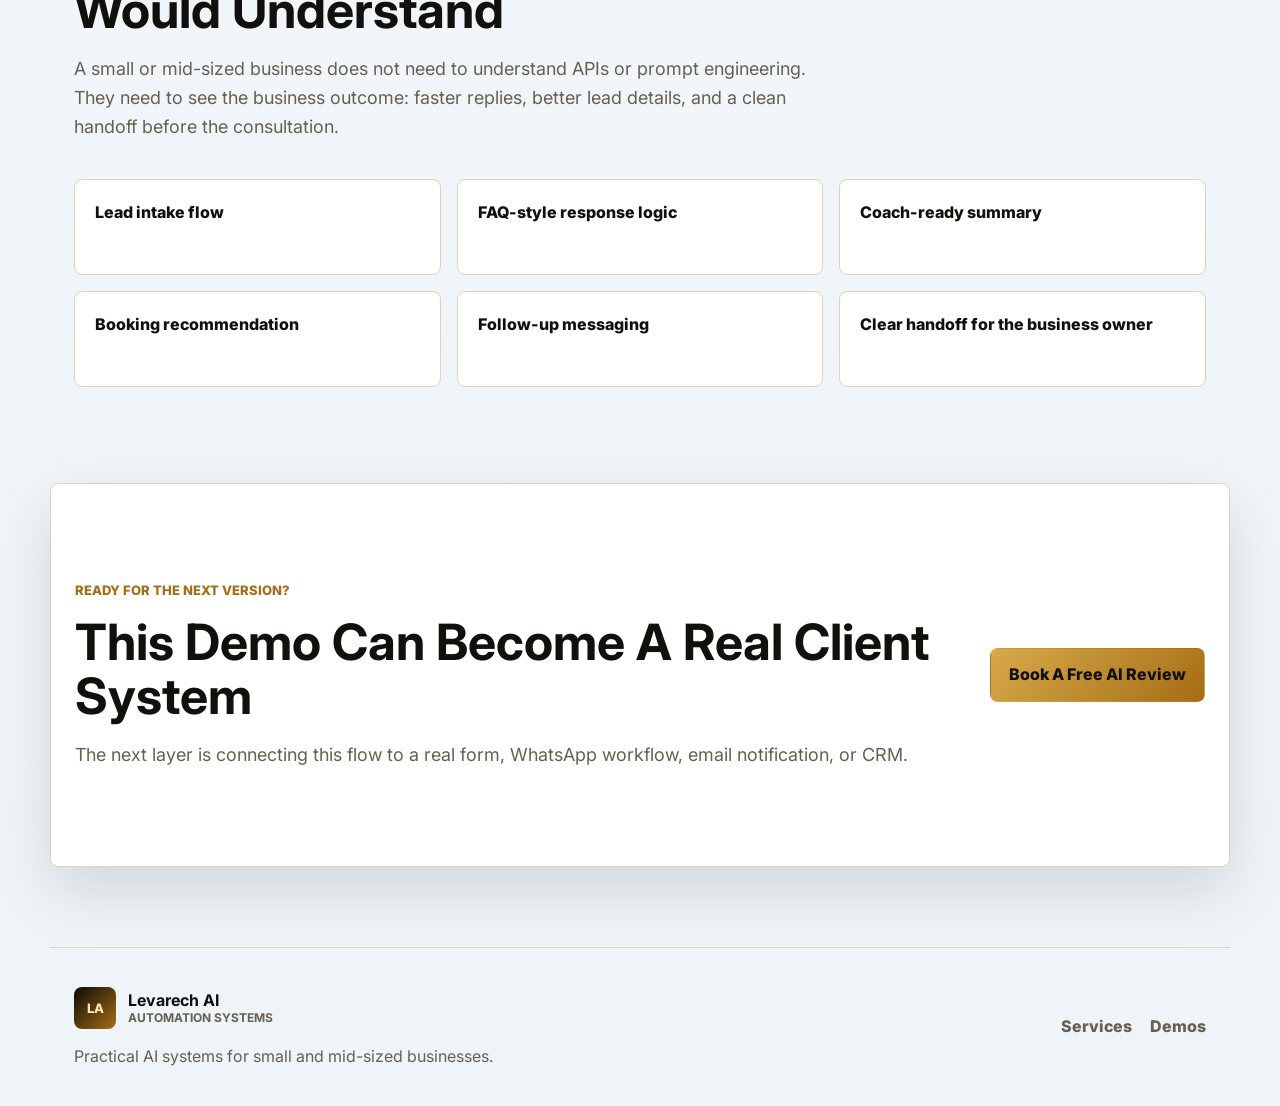
<file: fitness-coach-agent-demo.html>
<!doctype html>
<html lang="en">
  <head>
    <meta charset="utf-8">
    <meta name="viewport" content="width=device-width, initial-scale=1">
    <meta
      name="description"
      content="Try a browser-based AI lead qualification agent demo for a fitness coach by Levarech AI."
    >
    <meta name="theme-color" content="#0f766e">
    <meta property="og:type" content="website">
    <meta property="og:title" content="Working Fitness Coach AI Agent Demo | Levarech AI">
    <meta
      property="og:description"
      content="Try a sample AI assistant that qualifies fitness leads and creates a coach-ready summary."
    >
    <meta property="og:url" content="https://fxlegend-dev.github.io/nexaflowstudios/fitness-coach-agent-demo.html">
    <meta property="og:site_name" content="Levarech AI">
    <link rel="canonical" href="https://fxlegend-dev.github.io/nexaflowstudios/fitness-coach-agent-demo.html">
    <title>Working Fitness Coach AI Agent Demo | Levarech AI</title>
    <link rel="icon" href="assets/favicon.svg" type="image/svg+xml">
    <link rel="preconnect" href="https://fonts.googleapis.com">
    <link rel="preconnect" href="https://fonts.gstatic.com" crossorigin>
    <link
      href="https://fonts.googleapis.com/css2?family=Inter:wght@400;500;600;700;800&display=swap"
      rel="stylesheet"
    >
    <link rel="stylesheet" href="styles.css?v=20260521">
    <link rel="stylesheet" href="agent-demo.css?v=20260521">
  </head>
  <body class="agent-page">
    <a class="skip-link" href="#main">Skip to content</a>

    <header class="site-header" data-header>
      <nav class="nav-shell" aria-label="Main navigation">
        <a class="brand-mark" href="index.html" aria-label="Levarech AI home">
          <span class="brand-icon" aria-hidden="true">LA</span>
          <span>
            <strong>Levarech AI</strong>
            <small>Automation Systems</small>
          </span>
        </a>

        <button class="menu-toggle" type="button" aria-expanded="false" aria-controls="navLinks" data-menu-toggle>
          <span class="sr-only">Toggle navigation</span>
          <span></span>
          <span></span>
          <span></span>
        </button>

        <div class="nav-links" id="navLinks" data-nav-links>
          <a href="index.html#services">Services</a>
          <a href="index.html#demos">Demos</a>
          <a href="index.html#contact">Contact</a>
        </div>

        <a class="nav-cta" href="index.html#contact">Book Free Review</a>
      </nav>
    </header>

    <main id="main">
      <section class="agent-hero">
        <div class="agent-hero-copy">
          <p class="eyebrow">Interactive demo</p>
          <h1>Try The Fitness Coach AI Agent</h1>
          <p>
            This browser demo shows how an AI assistant can qualify a new fitness lead, answer common questions, and
            prepare a coach-ready summary.
          </p>
          <div class="agent-hero-actions">
            <a class="button primary" href="#agent-demo">Start Demo</a>
            <a class="button secondary dark-secondary" href="fitness-coach-lead-demo.html">View Case Study</a>
          </div>
        </div>
        <div class="agent-note">
          <strong>Demo mode</strong>
          <span>No private data is stored. This version runs only in your browser.</span>
        </div>
      </section>

      <section class="agent-workspace" id="agent-demo" aria-label="Fitness coach AI agent demo">
        <div class="agent-chat-panel">
          <div class="agent-panel-header">
            <div>
              <p class="eyebrow">StrongStart assistant</p>
              <h2>Lead Qualification Chat</h2>
            </div>
            <button class="button secondary reset-button" type="button" data-agent-reset>Reset</button>
          </div>

          <div class="agent-chat-window" data-agent-chat aria-live="polite"></div>

          <form class="agent-input-row" data-agent-form>
            <label class="sr-only" for="agentInput">Type your response</label>
            <input id="agentInput" data-agent-input type="text" autocomplete="off" placeholder="Type your answer..." required>
            <button class="button primary" type="submit">Send</button>
          </form>

          <div class="quick-replies" data-quick-replies aria-label="Quick reply options"></div>
        </div>

        <aside class="agent-summary-panel" aria-labelledby="summaryPanelTitle">
          <p class="eyebrow">Coach view</p>
          <h2 id="summaryPanelTitle">Live Lead Summary</h2>
          <div class="agent-summary" data-agent-summary>
            <p class="empty-summary">The lead summary will appear here as the conversation progresses.</p>
          </div>
          <button class="button primary copy-button" type="button" data-copy-summary disabled>Copy Summary</button>
          <p class="copy-status" role="status" data-copy-status></p>
        </aside>
      </section>

      <section class="section agent-explainer" aria-labelledby="agentExplainerTitle">
        <div class="section-heading">
          <p class="eyebrow">What this proves</p>
          <h2 id="agentExplainerTitle">This Is The System A Client Would Understand</h2>
          <p>
            A small or mid-sized business does not need to understand APIs or prompt engineering. They need to see the business outcome:
            faster replies, better lead details, and a clean handoff before the consultation.
          </p>
        </div>
        <div class="deliverable-grid">
          <div>Lead intake flow</div>
          <div>FAQ-style response logic</div>
          <div>Coach-ready summary</div>
          <div>Booking recommendation</div>
          <div>Follow-up messaging</div>
          <div>Clear handoff for the business owner</div>
        </div>
      </section>

      <section class="section demo-cta" aria-labelledby="agentCtaTitle">
        <div>
          <p class="eyebrow">Ready for the next version?</p>
          <h2 id="agentCtaTitle">This Demo Can Become A Real Client System</h2>
          <p>
            The next layer is connecting this flow to a real form, WhatsApp workflow, email notification, or CRM.
          </p>
        </div>
        <a class="button primary" href="index.html#contact">Book A Free AI Review</a>
      </section>
    </main>

    <footer class="site-footer">
      <div>
        <a class="brand-mark footer-brand" href="index.html" aria-label="Levarech AI home">
          <span class="brand-icon" aria-hidden="true">LA</span>
          <span>
            <strong>Levarech AI</strong>
            <small>Automation Systems</small>
          </span>
        </a>
        <p>Practical AI systems for small and mid-sized businesses.</p>
      </div>
      <div class="footer-links">
        <a href="index.html#services">Services</a>
        <a href="index.html#demos">Demos</a>
      </div>
    </footer>

    <script src="script.js?v=20260521"></script>
    <script src="agent-demo.js?v=20260521"></script>
  </body>
</html>
</file>
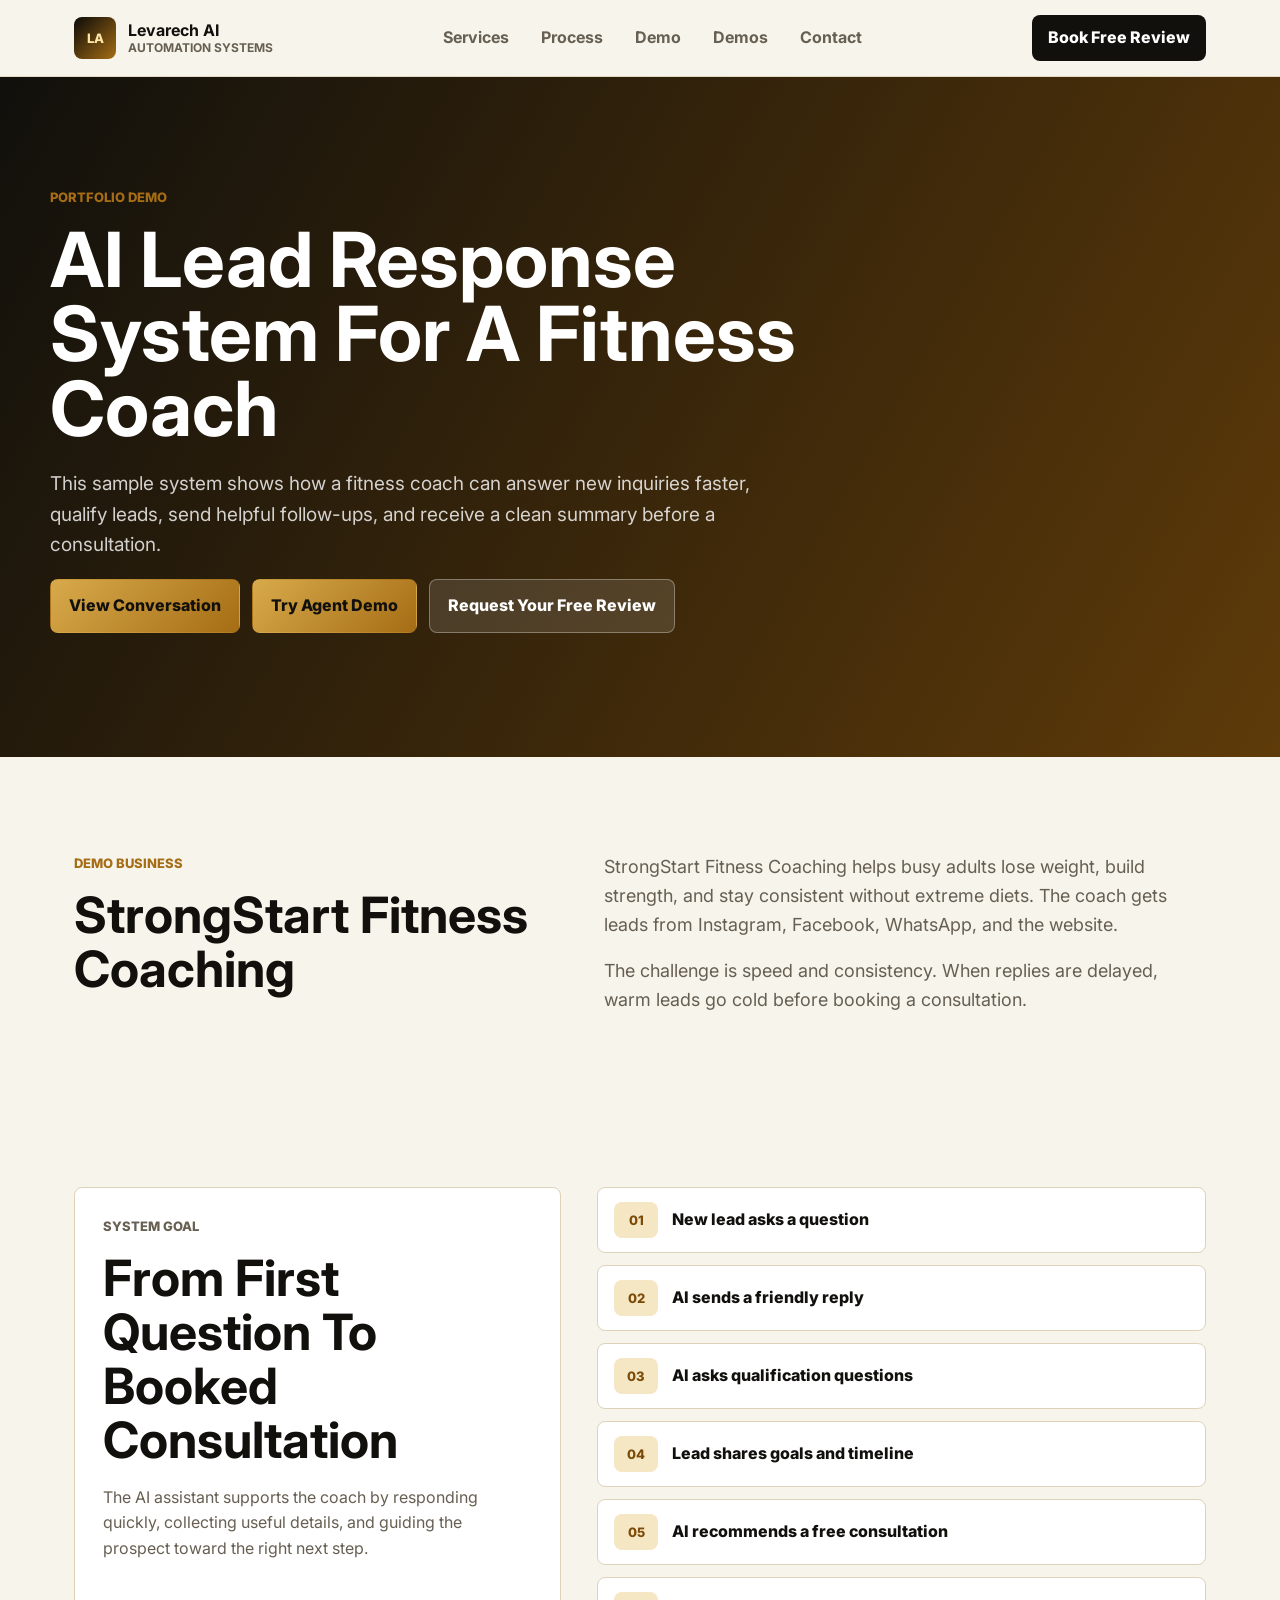
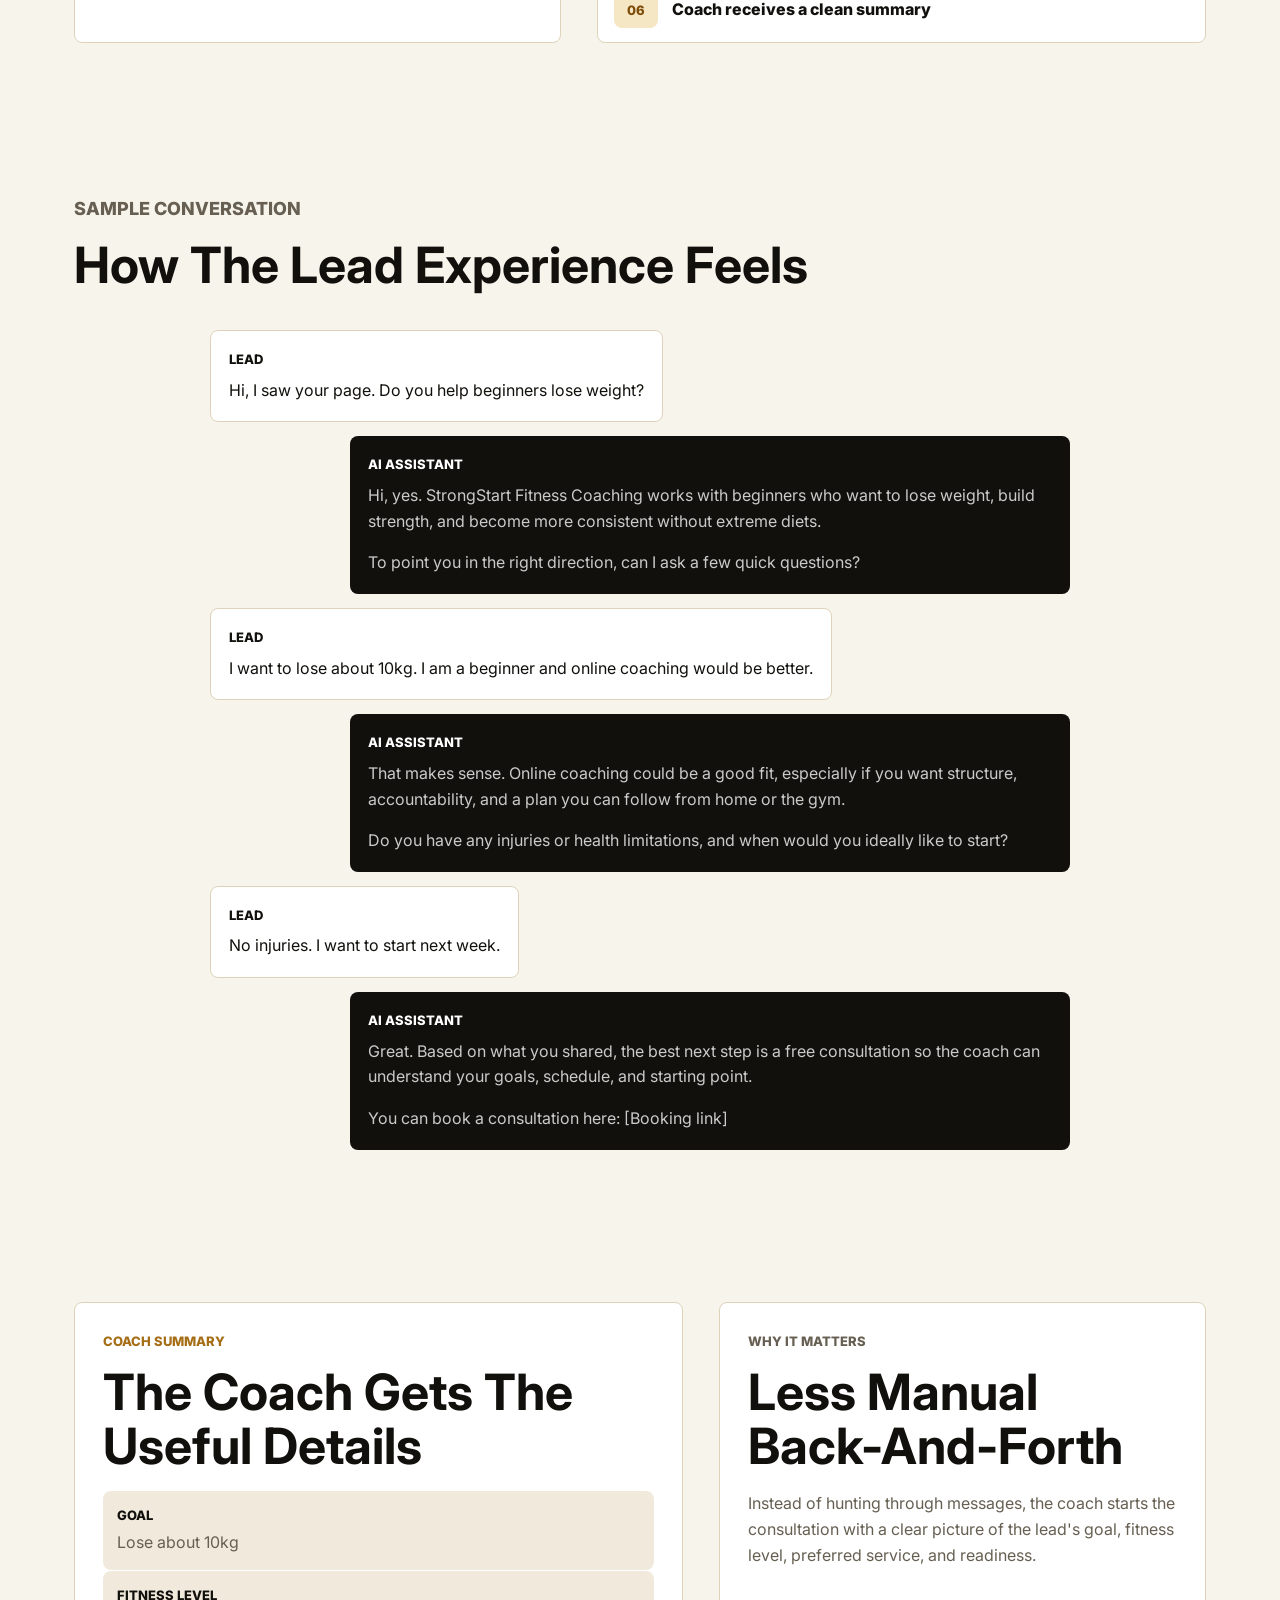
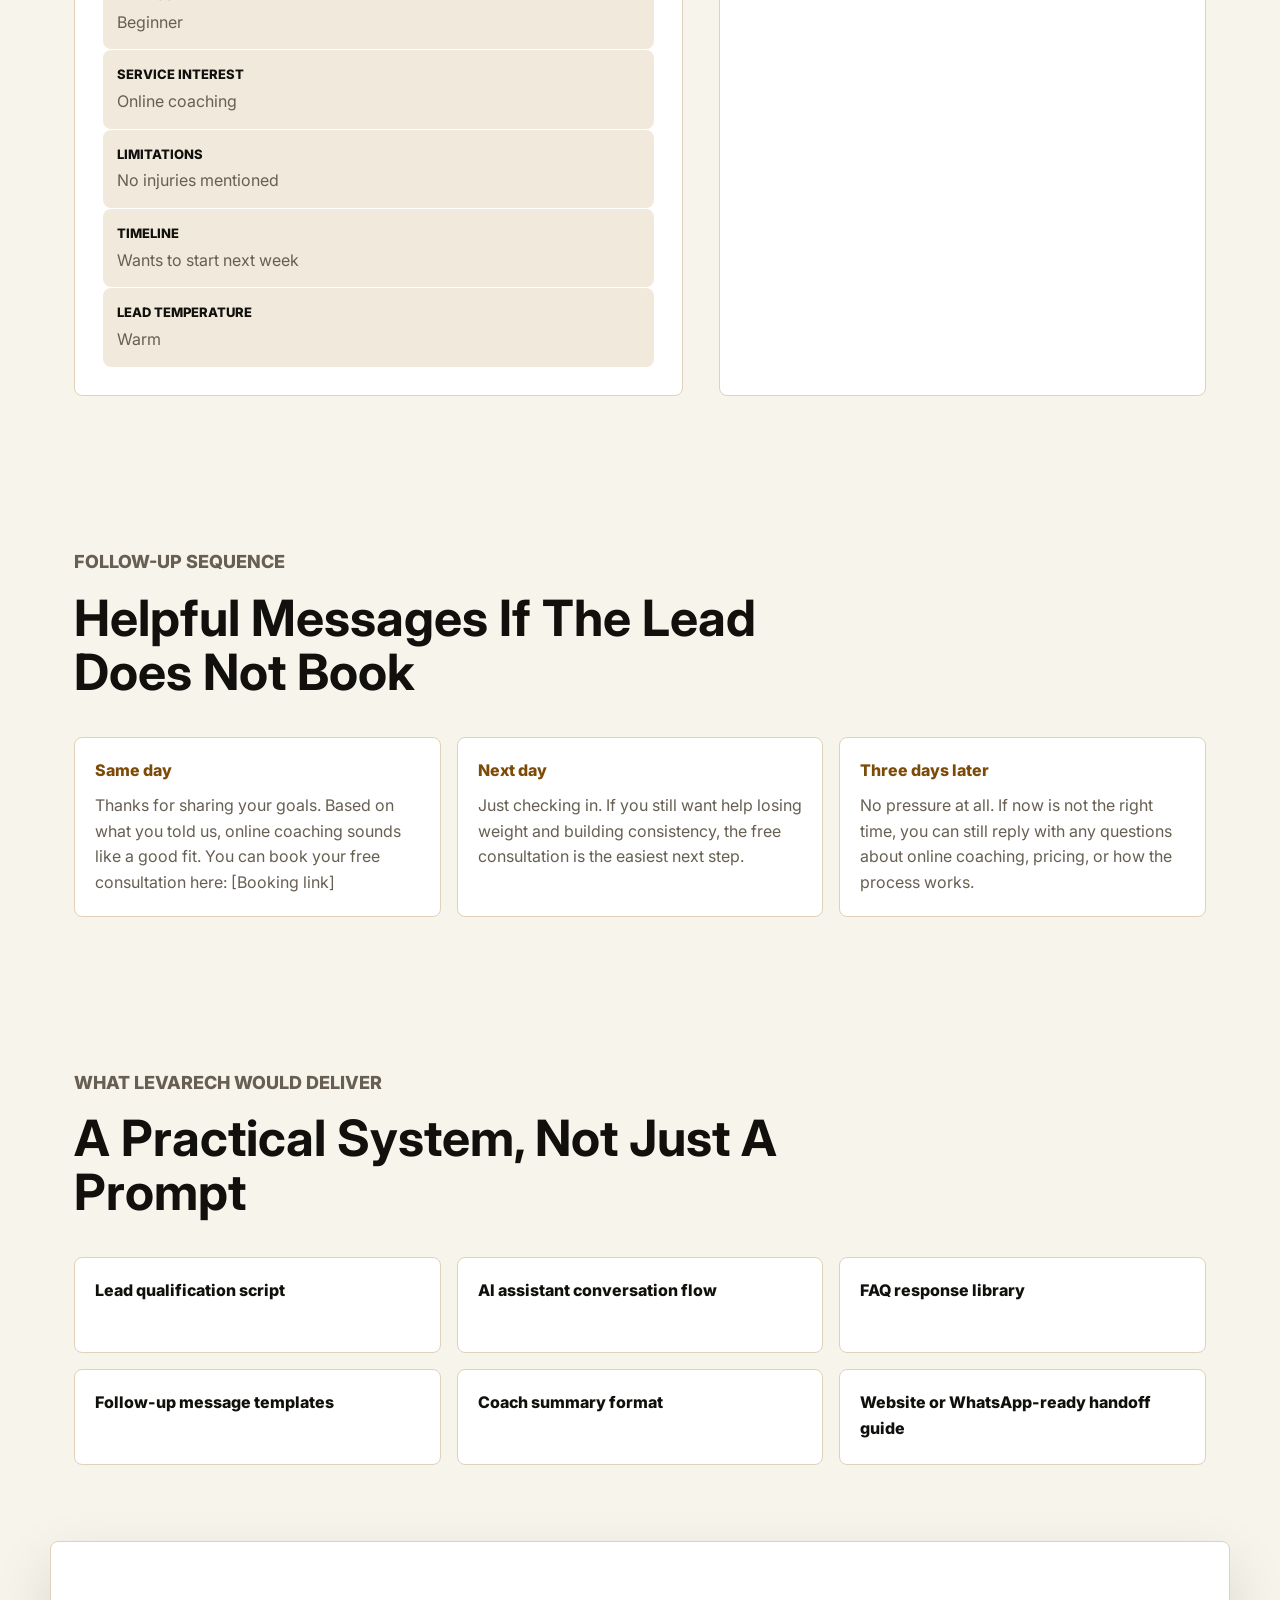
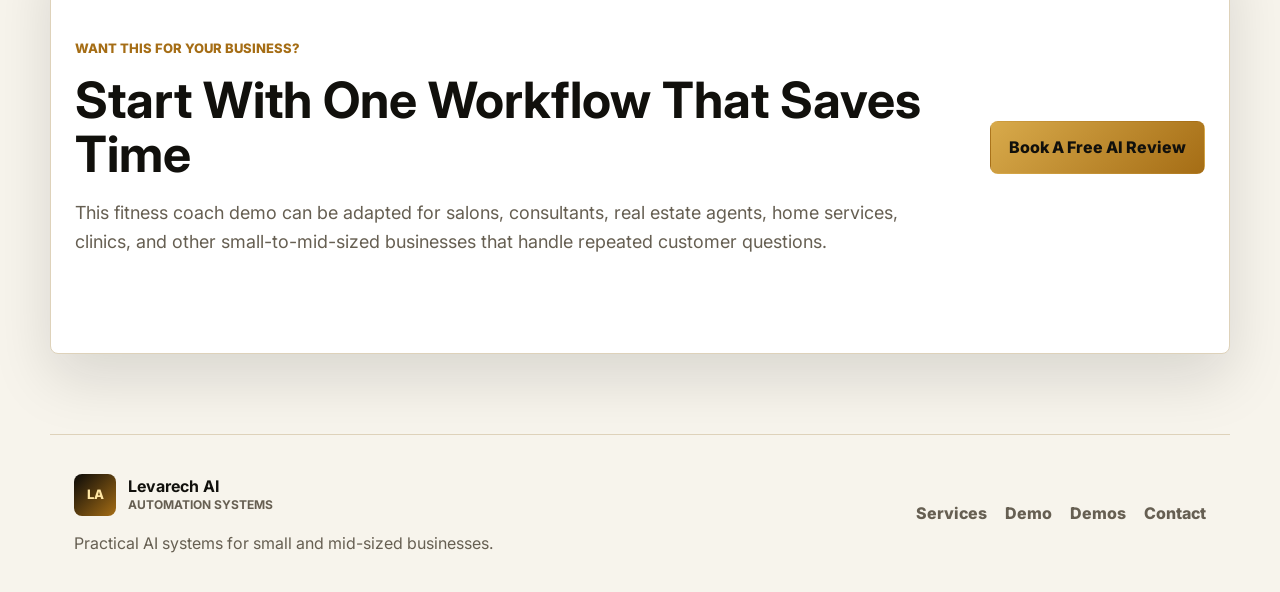
<file: fitness-coach-lead-demo.html>
<!doctype html>
<html lang="en">
  <head>
    <meta charset="utf-8">
    <meta name="viewport" content="width=device-width, initial-scale=1">
    <meta
      name="description"
      content="See a sample AI lead response system by Levarech AI for a fitness coach."
    >
    <meta name="theme-color" content="#0f766e">
    <meta property="og:type" content="website">
    <meta property="og:title" content="Fitness Coach AI Lead Response Demo | Levarech AI">
    <meta
      property="og:description"
      content="A sample AI system that qualifies fitness leads, answers FAQs, and prepares consultation summaries."
    >
    <meta property="og:url" content="https://fxlegend-dev.github.io/nexaflowstudios/fitness-coach-lead-demo.html">
    <meta property="og:site_name" content="Levarech AI">
    <link rel="canonical" href="https://fxlegend-dev.github.io/nexaflowstudios/fitness-coach-lead-demo.html">
    <title>Fitness Coach AI Lead Response Demo | Levarech AI</title>
    <link rel="icon" href="assets/favicon.svg" type="image/svg+xml">
    <link rel="preconnect" href="https://fonts.googleapis.com">
    <link rel="preconnect" href="https://fonts.gstatic.com" crossorigin>
    <link
      href="https://fonts.googleapis.com/css2?family=Inter:wght@400;500;600;700;800&display=swap"
      rel="stylesheet"
    >
    <link rel="stylesheet" href="styles.css?v=20260521">
  </head>
  <body>
    <a class="skip-link" href="#main">Skip to content</a>

    <header class="site-header" data-header>
      <nav class="nav-shell" aria-label="Main navigation">
        <a class="brand-mark" href="index.html" aria-label="Levarech AI home">
          <span class="brand-icon" aria-hidden="true">LA</span>
          <span>
            <strong>Levarech AI</strong>
            <small>Automation Systems</small>
          </span>
        </a>

        <button class="menu-toggle" type="button" aria-expanded="false" aria-controls="navLinks" data-menu-toggle>
          <span class="sr-only">Toggle navigation</span>
          <span></span>
          <span></span>
          <span></span>
        </button>

        <div class="nav-links" id="navLinks" data-nav-links>
          <a href="index.html#services">Services</a>
          <a href="index.html#process">Process</a>
          <a href="fitness-coach-lead-demo.html">Demo</a>
          <a href="index.html#demos">Demos</a>
          <a href="index.html#contact">Contact</a>
        </div>

        <a class="nav-cta" href="index.html#contact">Book Free Review</a>
      </nav>
    </header>

    <main id="main">
      <section class="demo-hero">
        <div class="demo-hero-inner">
          <p class="eyebrow">Portfolio demo</p>
          <h1>AI Lead Response System For A Fitness Coach</h1>
          <p>
            This sample system shows how a fitness coach can answer new inquiries faster, qualify leads, send helpful
            follow-ups, and receive a clean summary before a consultation.
          </p>
          <div class="hero-actions">
            <a class="button primary" href="#conversation">View Conversation</a>
            <a class="button primary" href="fitness-coach-agent-demo.html">Try Agent Demo</a>
            <a class="button secondary dark-secondary" href="index.html#contact">Request Your Free Review</a>
          </div>
        </div>
      </section>

      <section class="section demo-overview" aria-labelledby="overviewTitle">
        <div class="section-grid">
          <div>
            <p class="eyebrow">Demo business</p>
            <h2 id="overviewTitle">StrongStart Fitness Coaching</h2>
          </div>
          <div class="section-copy">
            <p>
              StrongStart Fitness Coaching helps busy adults lose weight, build strength, and stay consistent without
              extreme diets. The coach gets leads from Instagram, Facebook, WhatsApp, and the website.
            </p>
            <p>
              The challenge is speed and consistency. When replies are delayed, warm leads go cold before booking a
              consultation.
            </p>
          </div>
        </div>
      </section>

      <section class="section demo-section" aria-labelledby="goalTitle">
        <div class="demo-split">
          <div class="demo-panel">
            <p class="eyebrow">System goal</p>
            <h2 id="goalTitle">From First Question To Booked Consultation</h2>
            <p>
              The AI assistant supports the coach by responding quickly, collecting useful details, and guiding the
              prospect toward the right next step.
            </p>
          </div>
          <div class="workflow-steps" aria-label="Lead response workflow">
            <div><span>01</span> New lead asks a question</div>
            <div><span>02</span> AI sends a friendly reply</div>
            <div><span>03</span> AI asks qualification questions</div>
            <div><span>04</span> Lead shares goals and timeline</div>
            <div><span>05</span> AI recommends a free consultation</div>
            <div><span>06</span> Coach receives a clean summary</div>
          </div>
        </div>
      </section>

      <section class="section demo-section" id="conversation" aria-labelledby="conversationTitle">
        <div class="section-heading">
          <p class="eyebrow">Sample conversation</p>
          <h2 id="conversationTitle">How The Lead Experience Feels</h2>
        </div>

        <div class="chat-demo" aria-label="Sample AI lead conversation">
          <div class="message lead">
            <span>Lead</span>
            <p>Hi, I saw your page. Do you help beginners lose weight?</p>
          </div>
          <div class="message assistant">
            <span>AI Assistant</span>
            <p>
              Hi, yes. StrongStart Fitness Coaching works with beginners who want to lose weight, build strength, and
              become more consistent without extreme diets.
            </p>
            <p>To point you in the right direction, can I ask a few quick questions?</p>
          </div>
          <div class="message lead">
            <span>Lead</span>
            <p>I want to lose about 10kg. I am a beginner and online coaching would be better.</p>
          </div>
          <div class="message assistant">
            <span>AI Assistant</span>
            <p>
              That makes sense. Online coaching could be a good fit, especially if you want structure, accountability,
              and a plan you can follow from home or the gym.
            </p>
            <p>Do you have any injuries or health limitations, and when would you ideally like to start?</p>
          </div>
          <div class="message lead">
            <span>Lead</span>
            <p>No injuries. I want to start next week.</p>
          </div>
          <div class="message assistant">
            <span>AI Assistant</span>
            <p>
              Great. Based on what you shared, the best next step is a free consultation so the coach can understand
              your goals, schedule, and starting point.
            </p>
            <p>You can book a consultation here: [Booking link]</p>
          </div>
        </div>
      </section>

      <section class="section demo-section" aria-labelledby="summaryTitle">
        <div class="demo-split reverse">
          <div class="summary-card">
            <p class="eyebrow">Coach summary</p>
            <h2 id="summaryTitle">The Coach Gets The Useful Details</h2>
            <dl>
              <div>
                <dt>Goal</dt>
                <dd>Lose about 10kg</dd>
              </div>
              <div>
                <dt>Fitness level</dt>
                <dd>Beginner</dd>
              </div>
              <div>
                <dt>Service interest</dt>
                <dd>Online coaching</dd>
              </div>
              <div>
                <dt>Limitations</dt>
                <dd>No injuries mentioned</dd>
              </div>
              <div>
                <dt>Timeline</dt>
                <dd>Wants to start next week</dd>
              </div>
              <div>
                <dt>Lead temperature</dt>
                <dd>Warm</dd>
              </div>
            </dl>
          </div>
          <div class="demo-panel">
            <p class="eyebrow">Why it matters</p>
            <h2>Less Manual Back-And-Forth</h2>
            <p>
              Instead of hunting through messages, the coach starts the consultation with a clear picture of the lead's
              goal, fitness level, preferred service, and readiness.
            </p>
          </div>
        </div>
      </section>

      <section class="section demo-section" aria-labelledby="followupTitle">
        <div class="section-heading">
          <p class="eyebrow">Follow-up sequence</p>
          <h2 id="followupTitle">Helpful Messages If The Lead Does Not Book</h2>
        </div>

        <div class="followup-grid">
          <article>
            <span>Same day</span>
            <p>
              Thanks for sharing your goals. Based on what you told us, online coaching sounds like a good fit. You can
              book your free consultation here: [Booking link]
            </p>
          </article>
          <article>
            <span>Next day</span>
            <p>
              Just checking in. If you still want help losing weight and building consistency, the free consultation is
              the easiest next step.
            </p>
          </article>
          <article>
            <span>Three days later</span>
            <p>
              No pressure at all. If now is not the right time, you can still reply with any questions about online
              coaching, pricing, or how the process works.
            </p>
          </article>
        </div>
      </section>

      <section class="section demo-section" aria-labelledby="deliverablesTitle">
        <div class="section-heading">
          <p class="eyebrow">What Levarech would deliver</p>
          <h2 id="deliverablesTitle">A Practical System, Not Just A Prompt</h2>
        </div>

        <div class="deliverable-grid">
          <div>Lead qualification script</div>
          <div>AI assistant conversation flow</div>
          <div>FAQ response library</div>
          <div>Follow-up message templates</div>
          <div>Coach summary format</div>
          <div>Website or WhatsApp-ready handoff guide</div>
        </div>
      </section>

      <section class="section demo-cta" aria-labelledby="ctaTitle">
        <div>
          <p class="eyebrow">Want this for your business?</p>
          <h2 id="ctaTitle">Start With One Workflow That Saves Time</h2>
          <p>
            This fitness coach demo can be adapted for salons, consultants, real estate agents, home services, clinics,
            and other small-to-mid-sized businesses that handle repeated customer questions.
          </p>
        </div>
        <a class="button primary" href="index.html#contact">Book A Free AI Review</a>
      </section>
    </main>

    <footer class="site-footer">
      <div>
        <a class="brand-mark footer-brand" href="index.html" aria-label="Levarech AI home">
          <span class="brand-icon" aria-hidden="true">LA</span>
          <span>
            <strong>Levarech AI</strong>
            <small>Automation Systems</small>
          </span>
        </a>
        <p>Practical AI systems for small and mid-sized businesses.</p>
      </div>
      <div class="footer-links">
        <a href="index.html#services">Services</a>
        <a href="fitness-coach-lead-demo.html">Demo</a>
        <a href="index.html#demos">Demos</a>
        <a href="index.html#contact">Contact</a>
      </div>
    </footer>

    <script src="script.js?v=20260521"></script>
  </body>
</html>
</file>
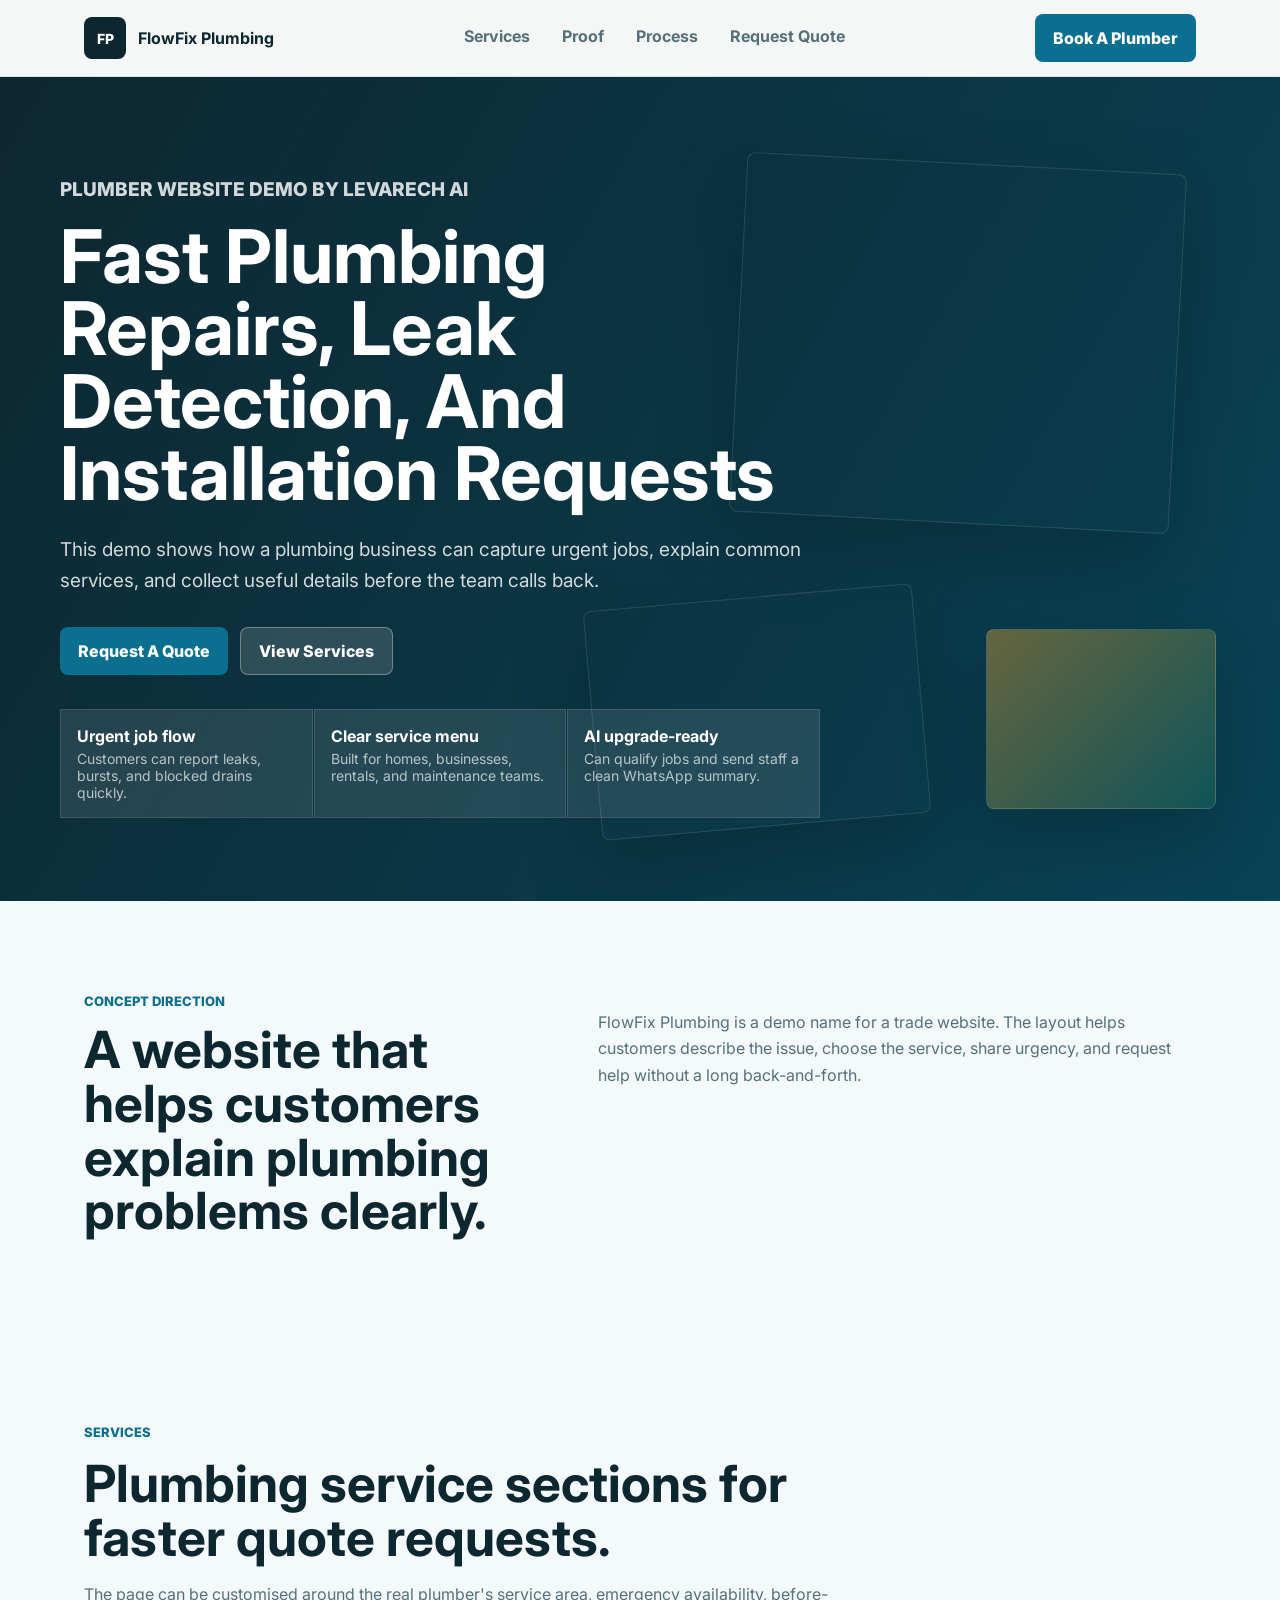
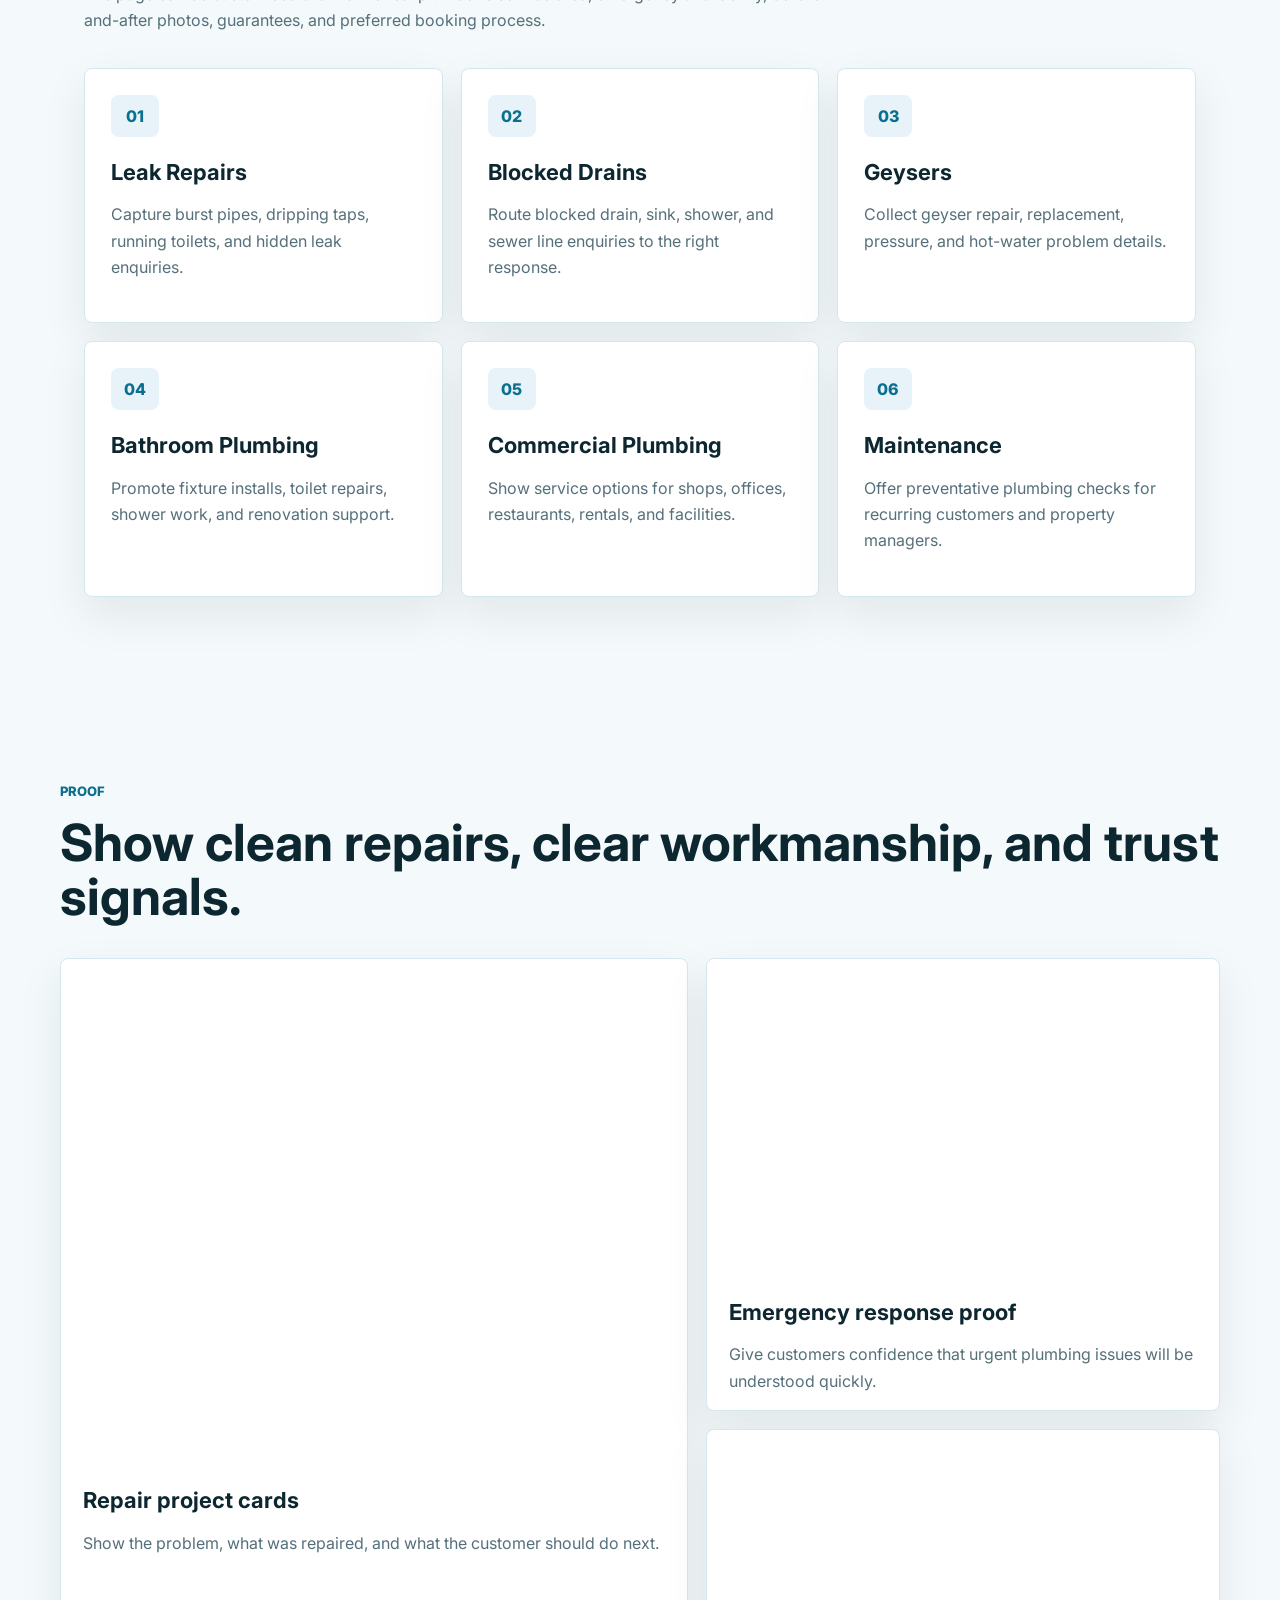
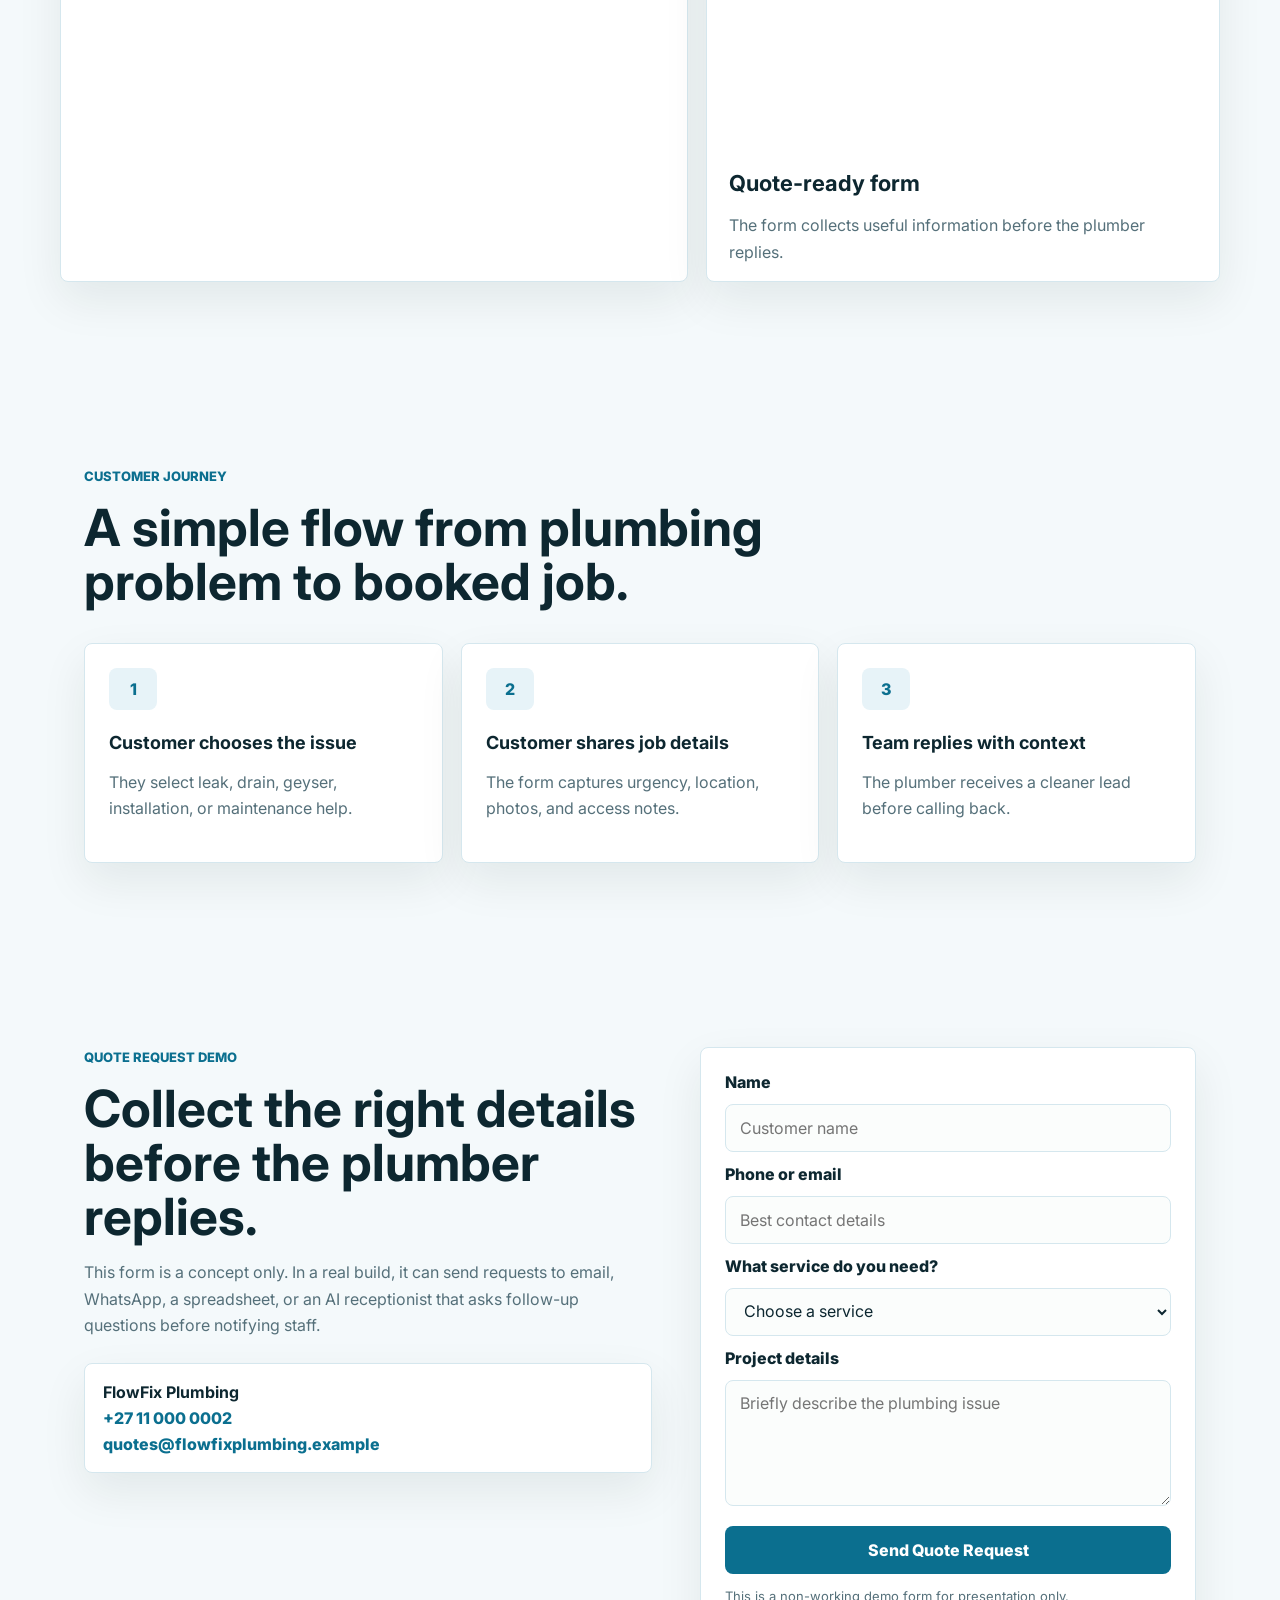
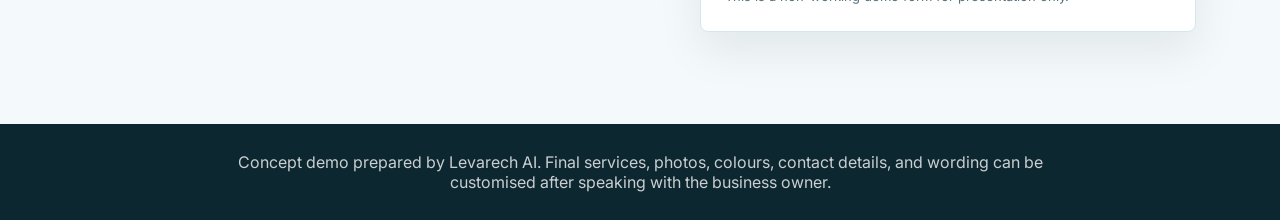
<file: plumber-demo.html>
<!doctype html>
<html lang="en">
  <head>
    <meta charset="utf-8">
    <meta name="viewport" content="width=device-width, initial-scale=1">
    <meta
      name="description"
      content="A concept plumbing website demo for FlowFix Plumbing, prepared by Levarech AI."
    >
    <meta name="theme-color" content="#0d2730">
    <meta property="og:type" content="website">
    <meta property="og:title" content="FlowFix Plumbing | Plumber Website Demo">
    <meta
      property="og:description"
      content="A polished plumbing website concept for leaks, blocked drains, geysers, installations, and quote requests."
    >
    <meta property="og:url" content="https://fxlegend-dev.github.io/nexaflowstudios/plumber-demo.html">
    <meta property="og:site_name" content="Levarech AI">
    <link rel="canonical" href="https://fxlegend-dev.github.io/nexaflowstudios/plumber-demo.html">
    <title>FlowFix Plumbing | Plumber Website Demo</title>
    <link rel="icon" href="assets/favicon.svg" type="image/svg+xml">
    <link rel="preconnect" href="https://fonts.googleapis.com">
    <link rel="preconnect" href="https://fonts.gstatic.com" crossorigin>
    <link
      href="https://fonts.googleapis.com/css2?family=Inter:wght@400;500;600;700;800&display=swap"
      rel="stylesheet"
    >
    <link rel="stylesheet" href="barg-services-demo.css?v=20260823">
  </head>
  <body class="plumber-demo">
    <a class="skip-link" href="#main">Skip to content</a>

    <header class="demo-header">
      <nav class="demo-nav" aria-label="Main navigation">
        <a class="brand" href="#top" aria-label="FlowFix Plumbing concept home">
          <span>FP</span>
          <strong>FlowFix Plumbing</strong>
        </a>
        <div class="nav-links">
          <a href="#services">Services</a>
          <a href="#work">Proof</a>
          <a href="#process">Process</a>
          <a href="#quote">Request Quote</a>
        </div>
        <a class="nav-button" href="#quote">Book A Plumber</a>
      </nav>
    </header>

    <main id="main">
      <section class="hero" id="top">
        <div class="hero-media" aria-hidden="true">
          <div class="photo-card photo-one"></div>
          <div class="photo-card photo-two"></div>
          <div class="photo-card photo-three"></div>
        </div>

        <div class="hero-content">
          <p class="demo-tag">Plumber website demo by Levarech AI</p>
          <h1>Fast Plumbing Repairs, Leak Detection, And Installation Requests</h1>
          <p>
            This demo shows how a plumbing business can capture urgent jobs, explain common services, and collect
            useful details before the team calls back.
          </p>
          <div class="hero-actions">
            <a class="button primary" href="#quote">Request A Quote</a>
            <a class="button secondary" href="#services">View Services</a>
          </div>
          <div class="trust-strip" aria-label="Business highlights">
            <div>
              <strong>Urgent job flow</strong>
              <span>Customers can report leaks, bursts, and blocked drains quickly.</span>
            </div>
            <div>
              <strong>Clear service menu</strong>
              <span>Built for homes, businesses, rentals, and maintenance teams.</span>
            </div>
            <div>
              <strong>AI upgrade-ready</strong>
              <span>Can qualify jobs and send staff a clean WhatsApp summary.</span>
            </div>
          </div>
        </div>
      </section>

      <section class="section intro">
        <div>
          <p class="eyebrow">Concept direction</p>
          <h2>A website that helps customers explain plumbing problems clearly.</h2>
        </div>
        <p>
          FlowFix Plumbing is a demo name for a trade website. The layout helps customers describe the issue, choose
          the service, share urgency, and request help without a long back-and-forth.
        </p>
      </section>

      <section class="section" id="services">
        <div class="section-heading">
          <p class="eyebrow">Services</p>
          <h2>Plumbing service sections for faster quote requests.</h2>
          <p>
            The page can be customised around the real plumber's service area, emergency availability, before-and-after
            photos, guarantees, and preferred booking process.
          </p>
        </div>

        <div class="service-grid">
          <article>
            <span>01</span>
            <h3>Leak Repairs</h3>
            <p>Capture burst pipes, dripping taps, running toilets, and hidden leak enquiries.</p>
          </article>
          <article>
            <span>02</span>
            <h3>Blocked Drains</h3>
            <p>Route blocked drain, sink, shower, and sewer line enquiries to the right response.</p>
          </article>
          <article>
            <span>03</span>
            <h3>Geysers</h3>
            <p>Collect geyser repair, replacement, pressure, and hot-water problem details.</p>
          </article>
          <article>
            <span>04</span>
            <h3>Bathroom Plumbing</h3>
            <p>Promote fixture installs, toilet repairs, shower work, and renovation support.</p>
          </article>
          <article>
            <span>05</span>
            <h3>Commercial Plumbing</h3>
            <p>Show service options for shops, offices, restaurants, rentals, and facilities.</p>
          </article>
          <article>
            <span>06</span>
            <h3>Maintenance</h3>
            <p>Offer preventative plumbing checks for recurring customers and property managers.</p>
          </article>
        </div>
      </section>

      <section class="section work-section" id="work">
        <div class="section-heading">
          <p class="eyebrow">Proof</p>
          <h2>Show clean repairs, clear workmanship, and trust signals.</h2>
        </div>
        <div class="work-grid">
          <article class="work-card tall">
            <div class="work-image work-a" aria-hidden="true"></div>
            <h3>Repair project cards</h3>
            <p>Show the problem, what was repaired, and what the customer should do next.</p>
          </article>
          <article class="work-card">
            <div class="work-image work-b" aria-hidden="true"></div>
            <h3>Emergency response proof</h3>
            <p>Give customers confidence that urgent plumbing issues will be understood quickly.</p>
          </article>
          <article class="work-card">
            <div class="work-image work-c" aria-hidden="true"></div>
            <h3>Quote-ready form</h3>
            <p>The form collects useful information before the plumber replies.</p>
          </article>
        </div>
      </section>

      <section class="section process" id="process">
        <div class="section-heading">
          <p class="eyebrow">Customer journey</p>
          <h2>A simple flow from plumbing problem to booked job.</h2>
        </div>
        <div class="steps">
          <div>
            <span>1</span>
            <strong>Customer chooses the issue</strong>
            <p>They select leak, drain, geyser, installation, or maintenance help.</p>
          </div>
          <div>
            <span>2</span>
            <strong>Customer shares job details</strong>
            <p>The form captures urgency, location, photos, and access notes.</p>
          </div>
          <div>
            <span>3</span>
            <strong>Team replies with context</strong>
            <p>The plumber receives a cleaner lead before calling back.</p>
          </div>
        </div>
      </section>

      <section class="section quote-section" id="quote">
        <div class="quote-copy">
          <p class="eyebrow">Quote request demo</p>
          <h2>Collect the right details before the plumber replies.</h2>
          <p>
            This form is a concept only. In a real build, it can send requests to email, WhatsApp, a spreadsheet, or an
            AI receptionist that asks follow-up questions before notifying staff.
          </p>
          <div class="contact-card">
            <strong>FlowFix Plumbing</strong>
            <a href="tel:+27110000002">+27 11 000 0002</a>
            <a href="mailto:quotes@flowfixplumbing.example">quotes@flowfixplumbing.example</a>
          </div>
        </div>
        <form class="quote-form">
          <label for="customerName">Name</label>
          <input id="customerName" type="text" placeholder="Customer name">

          <label for="customerPhone">Phone or email</label>
          <input id="customerPhone" type="text" placeholder="Best contact details">

          <label for="serviceNeeded">What service do you need?</label>
          <select id="serviceNeeded">
            <option>Choose a service</option>
            <option>Leak repair</option>
            <option>Blocked drain</option>
            <option>Geyser repair or replacement</option>
            <option>Bathroom plumbing</option>
            <option>Commercial plumbing</option>
            <option>Not sure yet</option>
          </select>

          <label for="details">Project details</label>
          <textarea id="details" rows="5" placeholder="Briefly describe the plumbing issue"></textarea>

          <button class="button primary" type="button">Send Quote Request</button>
          <p>This is a non-working demo form for presentation only.</p>
        </form>
      </section>

      <section class="demo-footer-note">
        <p>
          Concept demo prepared by Levarech AI. Final services, photos, colours, contact details, and wording can be
          customised after speaking with the business owner.
        </p>
      </section>
    </main>
  </body>
</html>
</file>
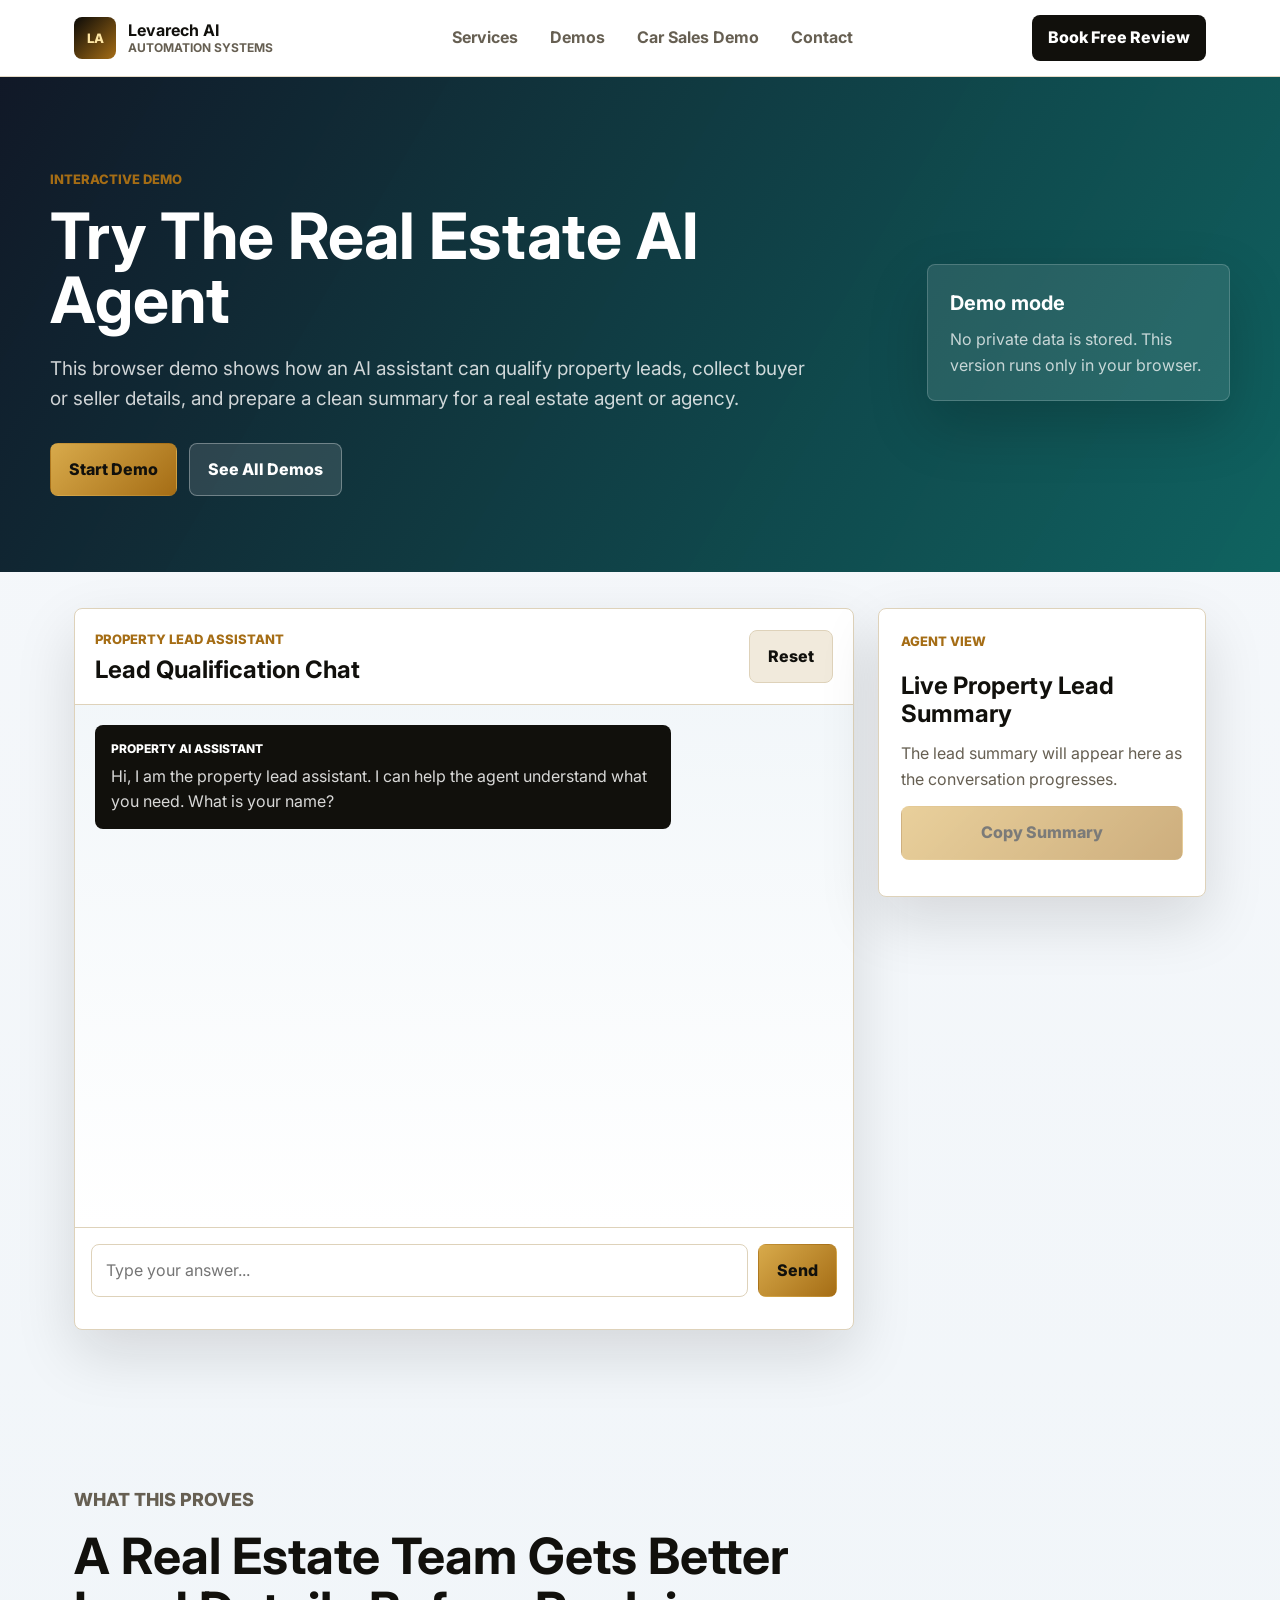
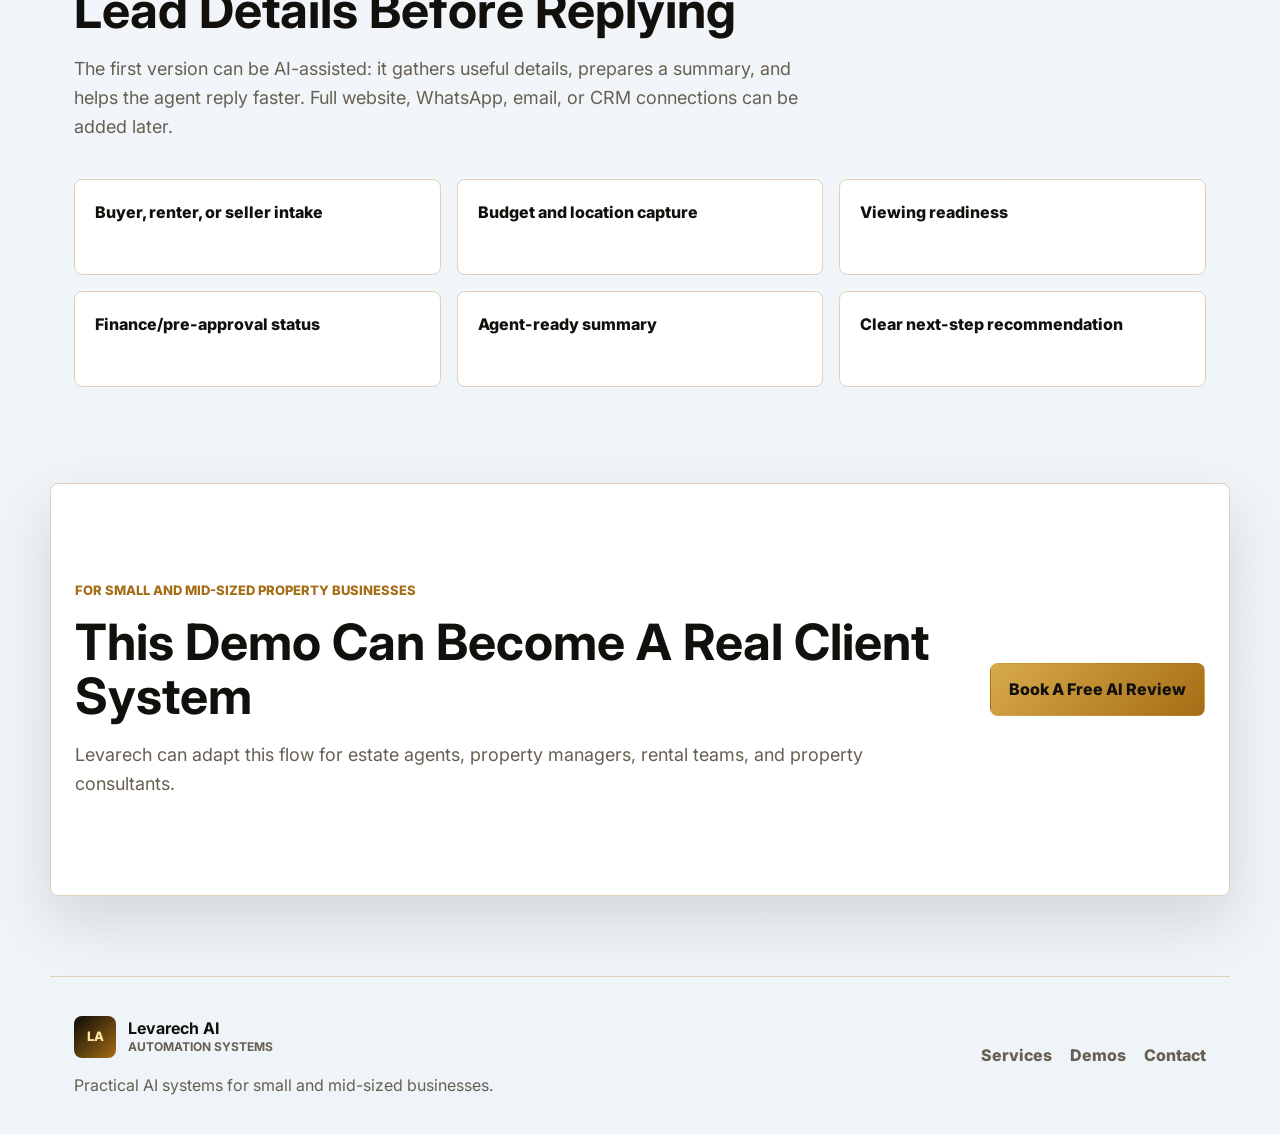
<file: real-estate-agent-demo.html>
<!doctype html>
<html lang="en">
  <head>
    <meta charset="utf-8">
    <meta name="viewport" content="width=device-width, initial-scale=1">
    <meta
      name="description"
      content="Try a browser-based real estate AI lead qualification demo by Levarech AI for small and mid-sized property businesses."
    >
    <meta name="theme-color" content="#0f766e">
    <meta property="og:type" content="website">
    <meta property="og:title" content="Real Estate AI Agent Demo | Levarech AI">
    <meta
      property="og:description"
      content="Try a sample AI assistant that collects property lead details and prepares an estate-agent-ready summary."
    >
    <meta property="og:url" content="https://fxlegend-dev.github.io/nexaflowstudios/real-estate-agent-demo.html">
    <meta property="og:site_name" content="Levarech AI">
    <link rel="canonical" href="https://fxlegend-dev.github.io/nexaflowstudios/real-estate-agent-demo.html">
    <title>Real Estate AI Agent Demo | Levarech AI</title>
    <link rel="icon" href="assets/favicon.svg" type="image/svg+xml">
    <link rel="preconnect" href="https://fonts.googleapis.com">
    <link rel="preconnect" href="https://fonts.gstatic.com" crossorigin>
    <link
      href="https://fonts.googleapis.com/css2?family=Inter:wght@400;500;600;700;800&display=swap"
      rel="stylesheet"
    >
    <link rel="stylesheet" href="styles.css?v=20260525">
    <link rel="stylesheet" href="agent-demo.css?v=20260525">
  </head>
  <body class="agent-page">
    <a class="skip-link" href="#main">Skip to content</a>

    <header class="site-header" data-header>
      <nav class="nav-shell" aria-label="Main navigation">
        <a class="brand-mark" href="index.html" aria-label="Levarech AI home">
          <span class="brand-icon" aria-hidden="true">LA</span>
          <span>
            <strong>Levarech AI</strong>
            <small>Automation Systems</small>
          </span>
        </a>

        <button class="menu-toggle" type="button" aria-expanded="false" aria-controls="navLinks" data-menu-toggle>
          <span class="sr-only">Toggle navigation</span>
          <span></span>
          <span></span>
          <span></span>
        </button>

        <div class="nav-links" id="navLinks" data-nav-links>
          <a href="index.html#services">Services</a>
          <a href="index.html#demos">Demos</a>
          <a href="car-sales-agent-demo.html">Car Sales Demo</a>
          <a href="index.html#contact">Contact</a>
        </div>

        <a class="nav-cta" href="index.html#contact">Book Free Review</a>
      </nav>
    </header>

    <main id="main">
      <section class="agent-hero">
        <div class="agent-hero-copy">
          <p class="eyebrow">Interactive demo</p>
          <h1>Try The Real Estate AI Agent</h1>
          <p>
            This browser demo shows how an AI assistant can qualify property leads, collect buyer or seller details, and
            prepare a clean summary for a real estate agent or agency.
          </p>
          <div class="agent-hero-actions">
            <a class="button primary" href="#agent-demo">Start Demo</a>
            <a class="button secondary dark-secondary" href="index.html#demos">See All Demos</a>
          </div>
        </div>
        <div class="agent-note">
          <strong>Demo mode</strong>
          <span>No private data is stored. This version runs only in your browser.</span>
        </div>
      </section>

      <section class="agent-workspace" id="agent-demo" aria-label="Real estate AI agent demo">
        <div class="agent-chat-panel">
          <div class="agent-panel-header">
            <div>
              <p class="eyebrow">Property lead assistant</p>
              <h2>Lead Qualification Chat</h2>
            </div>
            <button class="button secondary reset-button" type="button" data-agent-reset>Reset</button>
          </div>

          <div class="agent-chat-window" data-agent-chat aria-live="polite"></div>

          <form class="agent-input-row" data-agent-form>
            <label class="sr-only" for="agentInput">Type your response</label>
            <input id="agentInput" data-agent-input type="text" autocomplete="off" placeholder="Type your answer..." required>
            <button class="button primary" type="submit">Send</button>
          </form>

          <div class="quick-replies" data-quick-replies aria-label="Quick reply options"></div>
        </div>

        <aside class="agent-summary-panel" aria-labelledby="summaryPanelTitle">
          <p class="eyebrow">Agent view</p>
          <h2 id="summaryPanelTitle">Live Property Lead Summary</h2>
          <div class="agent-summary" data-agent-summary>
            <p class="empty-summary">The lead summary will appear here as the conversation progresses.</p>
          </div>
          <button class="button primary copy-button" type="button" data-copy-summary disabled>Copy Summary</button>
          <p class="copy-status" role="status" data-copy-status></p>
        </aside>
      </section>

      <section class="section agent-explainer" aria-labelledby="agentExplainerTitle">
        <div class="section-heading">
          <p class="eyebrow">What this proves</p>
          <h2 id="agentExplainerTitle">A Real Estate Team Gets Better Lead Details Before Replying</h2>
          <p>
            The first version can be AI-assisted: it gathers useful details, prepares a summary, and helps the agent
            reply faster. Full website, WhatsApp, email, or CRM connections can be added later.
          </p>
        </div>
        <div class="deliverable-grid">
          <div>Buyer, renter, or seller intake</div>
          <div>Budget and location capture</div>
          <div>Viewing readiness</div>
          <div>Finance/pre-approval status</div>
          <div>Agent-ready summary</div>
          <div>Clear next-step recommendation</div>
        </div>
      </section>

      <section class="section demo-cta" aria-labelledby="agentCtaTitle">
        <div>
          <p class="eyebrow">For small and mid-sized property businesses</p>
          <h2 id="agentCtaTitle">This Demo Can Become A Real Client System</h2>
          <p>
            Levarech can adapt this flow for estate agents, property managers, rental teams, and property consultants.
          </p>
        </div>
        <a class="button primary" href="index.html#contact">Book A Free AI Review</a>
      </section>
    </main>

    <footer class="site-footer">
      <div>
        <a class="brand-mark footer-brand" href="index.html" aria-label="Levarech AI home">
          <span class="brand-icon" aria-hidden="true">LA</span>
          <span>
            <strong>Levarech AI</strong>
            <small>Automation Systems</small>
          </span>
        </a>
        <p>Practical AI systems for small and mid-sized businesses.</p>
      </div>
      <div class="footer-links">
        <a href="index.html#services">Services</a>
        <a href="index.html#demos">Demos</a>
        <a href="index.html#contact">Contact</a>
      </div>
    </footer>

    <script src="script.js?v=20260525"></script>
    <script>
      window.nexaAgentDemo = {
        botLabel: "Property AI Assistant",
        leadLabel: "Property Lead",
        summaryTitle: "Real Estate Lead Summary",
        bridgeMessage:
          "Thanks. I will ask a few quick questions so the agent can understand your property needs and reply with the right next step.",
        completionMessage:
          "Great. I have prepared a clear summary for the real estate team so they can follow up with the right property options or appointment times.",
        finalMessage: "Demo next step: Send matching listings or confirm a viewing call.",
        recommendedNextStep:
          "Send matching properties or book a short call to confirm requirements and viewing availability.",
        flow: [
          {
            key: "name",
            label: "Name",
            prompt: "Hi, I am the property lead assistant. I can help the agent understand what you need. What is your name?",
            quickReplies: [],
          },
          {
            key: "intent",
            label: "Lead type",
            prompt: "Are you looking to buy, rent, sell, or get a property valuation?",
            quickReplies: ["Buy", "Rent", "Sell", "Valuation"],
          },
          {
            key: "propertyType",
            label: "Property type",
            prompt: "What type of property are you interested in?",
            quickReplies: ["Apartment", "House", "Townhouse", "Commercial"],
          },
          {
            key: "area",
            label: "Preferred area",
            prompt: "Which area or city should the agent focus on?",
            quickReplies: ["Cape Town", "Johannesburg", "Dubai", "Still deciding"],
          },
          {
            key: "budget",
            label: "Budget",
            prompt: "What budget range should the agent keep in mind?",
            quickReplies: ["Under R1m", "R1m-R2m", "R2m-R5m", "R5m+"],
          },
          {
            key: "finance",
            label: "Finance status",
            prompt: "Are you cash-ready, pre-approved, or still arranging finance?",
            quickReplies: ["Cash buyer", "Pre-approved", "Need finance", "Not sure"],
          },
          {
            key: "timeline",
            label: "Timeline",
            prompt: "When would you like to move forward?",
            quickReplies: ["This week", "This month", "1-3 months", "Just browsing"],
          },
        ],
        scoreLead(answers) {
          const timeline = (answers.timeline || "").toLowerCase();
          const finance = (answers.finance || "").toLowerCase();

          if (timeline.includes("week") && (finance.includes("cash") || finance.includes("pre-approved"))) {
            return "Hot";
          }

          if (timeline.includes("month")) {
            return "Warm";
          }

          return answers.timeline ? "Early interest" : "Not enough information yet";
        },
      };
    </script>
    <script src="agent-demo.js?v=20260525"></script>
  </body>
</html>
</file>
<file: styles.css>
:root {
  --bg: #f7f4ec;
  --surface: #ffffff;
  --surface-soft: #f1eadc;
  --ink: #11100c;
  --muted: #665f52;
  --line: #ded2ba;
  --primary: #a56d15;
  --primary-strong: #7c4b08;
  --primary-soft: #f5e7c4;
  --accent: #d8aa4b;
  --accent-soft: #fbf0d1;
  --warm: #d8aa4b;
  --shadow: 0 24px 60px rgba(17, 16, 12, 0.13);
  --radius: 8px;
  --max: 1180px;
}

* {
  box-sizing: border-box;
}

html {
  scroll-behavior: smooth;
}

body {
  margin: 0;
  background: var(--bg);
  color: var(--ink);
  font-family: Inter, Arial, sans-serif;
  font-size: 16px;
  line-height: 1.6;
}

body.nav-open {
  overflow: hidden;
}

a {
  color: inherit;
  text-decoration: none;
}

button,
input,
textarea {
  font: inherit;
}

svg {
  display: block;
  width: 22px;
  height: 22px;
  fill: none;
  stroke: currentColor;
  stroke-linecap: round;
  stroke-linejoin: round;
  stroke-width: 2;
}

.skip-link {
  background: var(--ink);
  color: #fff;
  left: 16px;
  padding: 10px 14px;
  position: fixed;
  top: -60px;
  z-index: 1000;
}

.skip-link:focus {
  top: 12px;
}

.sr-only {
  clip: rect(0, 0, 0, 0);
  border: 0;
  height: 1px;
  margin: -1px;
  overflow: hidden;
  padding: 0;
  position: absolute;
  white-space: nowrap;
  width: 1px;
}

.site-header {
  background: rgba(247, 244, 236, 0.9);
  border-bottom: 1px solid rgba(222, 210, 186, 0.82);
  left: 0;
  position: sticky;
  right: 0;
  top: 0;
  z-index: 50;
}

.site-header.is-scrolled {
  box-shadow: 0 10px 30px rgba(15, 23, 42, 0.08);
}

.nav-shell {
  align-items: center;
  display: flex;
  gap: 24px;
  justify-content: space-between;
  margin: 0 auto;
  max-width: var(--max);
  min-height: 76px;
  padding: 0 24px;
}

.brand-mark {
  align-items: center;
  display: inline-flex;
  gap: 12px;
  min-height: 48px;
}

.brand-icon {
  align-items: center;
  background: linear-gradient(135deg, #0b0a08, #a56d15);
  border-radius: 8px;
  color: #ffe7a5;
  display: inline-flex;
  font-size: 13px;
  font-weight: 800;
  height: 42px;
  justify-content: center;
  width: 42px;
}

.brand-mark strong,
.brand-mark small {
  display: block;
  line-height: 1.1;
}

.brand-mark small {
  color: var(--muted);
  font-size: 12px;
  font-weight: 700;
  letter-spacing: 0;
  margin-top: 2px;
  text-transform: uppercase;
}

.nav-links {
  align-items: center;
  display: flex;
  gap: 8px;
}

.nav-links a {
  border-radius: 8px;
  color: var(--muted);
  font-weight: 700;
  min-height: 44px;
  padding: 10px 12px;
}

.nav-links a:hover,
.nav-links a:focus-visible {
  background: var(--surface-soft);
  color: var(--ink);
}

.nav-cta {
  align-items: center;
  background: var(--ink);
  border-radius: 8px;
  color: #fff;
  display: inline-flex;
  font-weight: 800;
  justify-content: center;
  min-height: 46px;
  padding: 10px 16px;
}

.menu-toggle {
  align-items: center;
  background: var(--surface);
  border: 1px solid var(--line);
  border-radius: 8px;
  color: var(--ink);
  cursor: pointer;
  display: none;
  flex-direction: column;
  gap: 5px;
  height: 46px;
  justify-content: center;
  width: 46px;
}

.menu-toggle span:not(.sr-only) {
  background: currentColor;
  border-radius: 10px;
  height: 2px;
  width: 20px;
}

.hero-section {
  align-items: center;
  display: grid;
  min-height: calc(100dvh - 76px);
  overflow: hidden;
  padding: 80px 24px 96px;
  position: relative;
}

.hero-background {
  background:
    linear-gradient(90deg, rgba(4, 4, 4, 0.98) 0%, rgba(8, 7, 6, 0.92) 42%, rgba(8, 7, 6, 0.52) 72%, rgba(5, 4, 3, 0.7) 100%),
    url("assets/levarech-ai-brand.png") center right / cover no-repeat,
    #050403;
  inset: 0;
  position: absolute;
}

.hero-background::after {
  background: linear-gradient(180deg, rgba(216, 170, 75, 0.14), transparent 42%, rgba(216, 170, 75, 0.16));
  content: "";
  inset: 0;
  position: absolute;
}

.workflow-board {
  display: none;
  border: 1px solid rgba(255, 255, 255, 0.18);
  border-radius: 8px;
  box-shadow: 0 36px 90px rgba(0, 0, 0, 0.28);
  min-height: 410px;
  opacity: 0.82;
  overflow: hidden;
  position: absolute;
  right: max(24px, calc((100vw - var(--max)) / 2));
  top: 88px;
  transform: rotate(-4deg);
  width: min(520px, 45vw);
}

.board-header {
  align-items: center;
  background: rgba(255, 255, 255, 0.12);
  display: flex;
  gap: 8px;
  height: 44px;
  padding: 0 16px;
}

.board-header span {
  background: rgba(255, 255, 255, 0.55);
  border-radius: 50%;
  height: 10px;
  width: 10px;
}

.board-grid {
  display: grid;
  gap: 18px;
  padding: 28px;
}

.signal-card {
  background: rgba(255, 255, 255, 0.9);
  border-radius: 8px;
  color: var(--ink);
  padding: 18px;
  position: relative;
  width: 72%;
}

.signal-card p,
.signal-card small {
  color: var(--muted);
  display: block;
  margin: 0;
}

.signal-card strong {
  display: block;
  font-size: 18px;
  line-height: 1.25;
  margin: 6px 0;
}

.response-card {
  justify-self: end;
}

.task-card {
  justify-self: center;
}

.flow-line {
  background: rgba(255, 255, 255, 0.45);
  height: 2px;
  position: absolute;
  transform-origin: left;
  width: 160px;
}

.line-one {
  left: 175px;
  top: 145px;
  transform: rotate(22deg);
}

.line-two {
  right: 140px;
  top: 252px;
  transform: rotate(138deg);
}

.hero-content {
  color: #fff;
  margin: 0 auto;
  max-width: var(--max);
  position: relative;
  width: 100%;
  z-index: 2;
}

.hero-content > * {
  max-width: 700px;
}

.eyebrow {
  color: var(--primary);
  font-size: 13px;
  font-weight: 800;
  letter-spacing: 0;
  margin: 0 0 14px;
  text-transform: uppercase;
}

.hero-section .eyebrow {
  color: #f8dc8f;
}

h1,
h2,
h3,
p {
  margin-top: 0;
}

h1 {
  font-size: clamp(42px, 6vw, 76px);
  letter-spacing: 0;
  line-height: 0.98;
  margin-bottom: 24px;
}

h2 {
  font-size: clamp(30px, 4vw, 50px);
  letter-spacing: 0;
  line-height: 1.08;
  margin-bottom: 18px;
}

h3 {
  font-size: 21px;
  letter-spacing: 0;
  line-height: 1.2;
  margin-bottom: 10px;
}

.hero-copy {
  color: rgba(255, 255, 255, 0.84);
  font-size: 19px;
  margin-bottom: 30px;
}

.hero-actions {
  display: flex;
  flex-wrap: wrap;
  gap: 12px;
  margin-bottom: 34px;
}

.button {
  align-items: center;
  border: 1px solid transparent;
  border-radius: 8px;
  cursor: pointer;
  display: inline-flex;
  font-weight: 800;
  justify-content: center;
  min-height: 50px;
  padding: 13px 18px;
  transition: transform 180ms ease, background-color 180ms ease, border-color 180ms ease;
}

.button:hover {
  transform: translateY(-1px);
}

.button:focus-visible,
a:focus-visible,
button:focus-visible,
input:focus-visible,
textarea:focus-visible {
  outline: 3px solid rgba(37, 99, 235, 0.45);
  outline-offset: 3px;
}

.primary {
  background: linear-gradient(135deg, #d8aa4b, #a56d15);
  color: #11100c;
}

.primary:hover {
  background: linear-gradient(135deg, #efc96b, #8e570d);
}

.secondary {
  background: rgba(255, 255, 255, 0.12);
  border-color: rgba(255, 255, 255, 0.32);
  color: #fff;
}

.secondary:hover {
  background: rgba(255, 255, 255, 0.2);
}

.demo-card .secondary,
.contact-form .secondary,
.reset-button {
  background: var(--surface-soft);
  border-color: var(--line);
  color: var(--ink);
}

.demo-card .secondary:hover,
.contact-form .secondary:hover,
.reset-button:hover {
  background: var(--primary-soft);
}

.hero-stats {
  display: grid;
  gap: 1px;
  grid-template-columns: repeat(3, minmax(0, 150px));
  margin: 0 0 18px;
}

.hero-stats div {
  background: rgba(255, 255, 255, 0.11);
  border: 1px solid rgba(255, 255, 255, 0.12);
  padding: 16px;
}

.hero-stats dt {
  font-size: 28px;
  font-weight: 800;
  line-height: 1;
}

.hero-stats dd {
  color: rgba(255, 255, 255, 0.72);
  font-size: 13px;
  margin: 6px 0 0;
}

.hero-assurance {
  color: rgba(255, 255, 255, 0.76);
  font-size: 14px;
  font-weight: 700;
  margin-bottom: 0;
}

.section {
  margin: 0 auto;
  max-width: var(--max);
  padding: 96px 24px;
}

.section-grid {
  display: grid;
  gap: 48px;
  grid-template-columns: minmax(0, 0.8fr) minmax(0, 1fr);
}

.section-copy {
  color: var(--muted);
  font-size: 18px;
}

.section-copy p:last-child {
  margin-bottom: 0;
}

.section-heading {
  margin-bottom: 38px;
  max-width: 760px;
}

.section-heading p {
  color: var(--muted);
  font-size: 18px;
}

.service-grid {
  display: grid;
  gap: 18px;
  grid-template-columns: repeat(auto-fit, minmax(220px, 1fr));
}

.service-card {
  background: var(--surface);
  border: 1px solid var(--line);
  border-radius: var(--radius);
  min-height: 330px;
  padding: 24px;
}

.service-card.featured {
  background: linear-gradient(160deg, #11100c, #2a1c0b);
  color: #fff;
}

.service-card p {
  color: var(--muted);
}

.service-card.featured p {
  color: rgba(255, 255, 255, 0.72);
}

.price-line {
  border-top: 1px solid var(--line);
  color: var(--ink) !important;
  font-size: 14px;
  font-weight: 800;
  margin: 20px 0 0;
  padding-top: 16px;
}

.featured .price-line {
  border-top-color: rgba(255, 255, 255, 0.16);
  color: #fff !important;
}

.card-icon {
  align-items: center;
  background: var(--primary-soft);
  border-radius: 8px;
  color: var(--primary-strong);
  display: inline-flex;
  height: 44px;
  justify-content: center;
  margin-bottom: 22px;
  width: 44px;
}

.featured .card-icon {
  background: rgba(255, 255, 255, 0.14);
  color: #f8dc8f;
}

.service-label {
  color: var(--primary-strong);
  font-size: 13px;
  font-weight: 800;
  margin-bottom: 12px;
  text-transform: uppercase;
}

.featured .service-label,
.featured-package .service-label {
  color: #f8dc8f;
}

.package-grid {
  display: grid;
  gap: 18px;
  grid-template-columns: repeat(auto-fit, minmax(250px, 1fr));
}

.package-card {
  background: var(--surface);
  border: 1px solid var(--line);
  border-radius: var(--radius);
  display: grid;
  gap: 14px;
  grid-template-rows: auto auto auto 1fr auto;
  min-height: 470px;
  padding: 26px;
}

.package-card h3,
.package-card p {
  margin-bottom: 0;
}

.package-card p:not(.service-label):not(.price-line) {
  color: var(--muted);
}

.package-card ul {
  color: var(--muted);
  display: grid;
  gap: 8px;
  margin: 0;
  padding-left: 20px;
}

.featured-package {
  background: linear-gradient(160deg, #11100c, #2a1c0b);
  color: #fff;
}

.featured-package p:not(.service-label):not(.price-line),
.featured-package ul {
  color: rgba(255, 255, 255, 0.74);
}

.featured-package .price-line {
  border-top-color: rgba(255, 255, 255, 0.16);
  color: #fff !important;
}

.demo-strip {
  align-items: center;
  background: linear-gradient(135deg, #11100c, #2a1c0b);
  border-radius: 8px;
  color: #fff;
  display: grid;
  gap: 28px;
  grid-template-columns: minmax(0, 1fr) auto;
  margin-top: 22px;
  padding: 30px;
}

.demo-strip p {
  color: rgba(255, 255, 255, 0.76);
  margin-bottom: 0;
}

.demo-strip-actions {
  display: flex;
  flex-wrap: wrap;
  gap: 12px;
  justify-content: flex-end;
}

.offer-panel {
  align-items: center;
  background: var(--surface);
  border: 1px solid var(--line);
  border-radius: 8px;
  box-shadow: var(--shadow);
  display: grid;
  gap: 32px;
  grid-template-columns: minmax(0, 1fr) minmax(280px, 0.52fr);
  padding: 34px;
}

.offer-panel p {
  color: var(--muted);
  font-size: 18px;
  margin-bottom: 0;
}

.offer-list {
  display: grid;
  gap: 10px;
  list-style: none;
  margin: 0;
  padding: 0;
}

.offer-list li {
  background: var(--surface-soft);
  border-radius: 8px;
  font-weight: 800;
  padding: 14px 16px;
}

.demo-preview-panel {
  align-items: center;
  background: linear-gradient(135deg, var(--ink), #2a1c0b);
  border-radius: 8px;
  color: #fff;
  display: grid;
  gap: 32px;
  grid-template-columns: minmax(0, 1fr) auto;
  padding: 38px;
}

.demo-preview-panel p {
  color: rgba(255, 255, 255, 0.76);
  font-size: 18px;
  margin-bottom: 0;
}

.demo-preview-actions {
  display: flex;
  flex-wrap: wrap;
  gap: 12px;
  justify-content: flex-end;
}

.demo-card-grid {
  display: grid;
  gap: 18px;
  grid-template-columns: repeat(3, minmax(0, 1fr));
}

.demo-card {
  background: var(--surface);
  border: 1px solid var(--line);
  border-radius: 8px;
  box-shadow: var(--shadow);
  display: grid;
  gap: 16px;
  grid-template-rows: auto auto 1fr auto;
  min-height: 340px;
  padding: 26px;
}

.demo-card h3 {
  font-size: 26px;
  margin-bottom: 0;
}

.demo-card p:not(.eyebrow) {
  color: var(--muted);
  margin-bottom: 0;
}

.demo-card .demo-preview-actions {
  justify-content: flex-start;
}

.example-only {
  box-shadow: none;
}

.results-section {
  max-width: none;
  padding-left: 0;
  padding-right: 0;
}

.results-section .section-heading,
.benefit-list {
  margin-left: auto;
  margin-right: auto;
  max-width: var(--max);
  padding-left: 24px;
  padding-right: 24px;
}

.benefit-list {
  display: grid;
  gap: 1px;
  grid-template-columns: repeat(7, minmax(180px, 1fr));
  overflow-x: auto;
}

.benefit-list div {
  background: var(--surface);
  border: 1px solid var(--line);
  border-radius: 8px;
  color: var(--ink);
  font-weight: 800;
  min-height: 120px;
  min-width: 180px;
  padding: 20px;
}

.timeline {
  display: grid;
  gap: 18px;
  grid-template-columns: repeat(4, minmax(0, 1fr));
}

.timeline article {
  border-top: 3px solid var(--primary);
  padding-top: 20px;
}

.timeline span {
  color: var(--primary);
  display: block;
  font-weight: 800;
  margin-bottom: 16px;
}

.timeline p {
  color: var(--muted);
}

.trust-section {
  max-width: none;
  padding: 0;
}

.trust-panel {
  background: linear-gradient(135deg, #11100c, #2a1c0b);
  color: #fff;
  display: grid;
  gap: 48px;
  grid-template-columns: minmax(0, 1fr) minmax(320px, 0.65fr);
  margin: 0 auto;
  padding: 92px max(24px, calc((100vw - var(--max)) / 2));
}

.trust-panel p {
  color: rgba(255, 255, 255, 0.76);
  font-size: 18px;
}

.proof-stack {
  display: grid;
  gap: 14px;
}

.proof-stack div {
  background: rgba(255, 255, 255, 0.08);
  border: 1px solid rgba(255, 255, 255, 0.12);
  border-radius: 8px;
  padding: 18px;
}

.proof-stack strong,
.proof-stack span {
  display: block;
}

.proof-stack span {
  color: rgba(255, 255, 255, 0.68);
  margin-top: 4px;
}

.faq-list {
  display: grid;
  gap: 12px;
}

.faq-list details {
  background: var(--surface);
  border: 1px solid var(--line);
  border-radius: 8px;
  padding: 0;
}

.faq-list summary {
  cursor: pointer;
  font-weight: 800;
  list-style: none;
  min-height: 56px;
  padding: 16px 20px;
}

.faq-list summary::-webkit-details-marker {
  display: none;
}

.faq-list p {
  border-top: 1px solid var(--line);
  color: var(--muted);
  margin: 0;
  padding: 16px 20px 20px;
}

.contact-section {
  display: grid;
  gap: 52px;
  grid-template-columns: minmax(0, 0.8fr) minmax(320px, 0.65fr);
}

.contact-copy p {
  color: var(--muted);
  font-size: 18px;
}

.contact-note {
  background: var(--accent-soft);
  border-radius: 8px;
  color: #1e3a8a;
  padding: 14px 16px;
}

.contact-methods {
  background: var(--surface);
  border: 1px solid var(--line);
  border-radius: 8px;
  display: grid;
  gap: 8px;
  margin-top: 24px;
  padding: 18px;
}

.contact-methods a {
  color: var(--primary-strong);
  font-weight: 800;
  word-break: break-word;
}

.contact-methods span {
  color: var(--muted);
  font-size: 14px;
  font-weight: 700;
}

.contact-form {
  background: var(--surface);
  border: 1px solid var(--line);
  border-radius: 8px;
  box-shadow: var(--shadow);
  display: grid;
  gap: 12px;
  padding: 24px;
}

.form-heading {
  border-bottom: 1px solid var(--line);
  margin-bottom: 4px;
  padding-bottom: 14px;
}

.form-heading h3 {
  font-size: 24px;
  margin-bottom: 6px;
}

.form-heading p {
  color: var(--muted);
  margin: 0;
}

.form-grid {
  display: grid;
  gap: 12px;
  grid-template-columns: repeat(2, minmax(0, 1fr));
}

.form-grid > div {
  display: grid;
  gap: 12px;
}

.contact-form label {
  font-weight: 800;
}

.contact-form input,
.contact-form select,
.contact-form textarea {
  background: #fbfdff;
  border: 1px solid var(--line);
  border-radius: 8px;
  color: var(--ink);
  min-height: 48px;
  padding: 12px 14px;
  resize: vertical;
}

.contact-form select {
  cursor: pointer;
}

.contact-form textarea {
  min-height: 128px;
}

.form-button {
  border: 0;
  margin-top: 8px;
  width: 100%;
}

.form-status {
  color: var(--primary-strong);
  font-weight: 700;
  min-height: 24px;
}

.privacy-note {
  color: var(--muted);
  font-size: 13px;
  margin: 0;
}

.site-footer {
  align-items: center;
  border-top: 1px solid var(--line);
  display: flex;
  gap: 32px;
  justify-content: space-between;
  margin: 0 auto;
  max-width: var(--max);
  padding: 36px 24px;
}

.site-footer p {
  color: var(--muted);
  margin: 12px 0 0;
}

.footer-links {
  display: flex;
  gap: 18px;
}

.footer-links a {
  color: var(--muted);
  font-weight: 800;
  min-height: 44px;
  padding: 10px 0;
}

.demo-hero {
  background:
    linear-gradient(120deg, rgba(17, 16, 12, 0.92), rgba(124, 75, 8, 0.72)),
    #11100c;
  color: #fff;
  padding: 110px 24px 90px;
}

.demo-hero-inner {
  margin: 0 auto;
  max-width: var(--max);
}

.demo-hero h1 {
  max-width: 820px;
}

.demo-hero p:not(.eyebrow) {
  color: rgba(255, 255, 255, 0.8);
  font-size: 19px;
  max-width: 760px;
}

.dark-secondary {
  background: rgba(255, 255, 255, 0.12);
  border-color: rgba(255, 255, 255, 0.32);
}

.demo-section {
  padding-top: 76px;
  padding-bottom: 76px;
}

.demo-split {
  display: grid;
  gap: 36px;
  grid-template-columns: minmax(0, 0.8fr) minmax(0, 1fr);
}

.demo-split.reverse {
  grid-template-columns: minmax(0, 1fr) minmax(0, 0.8fr);
}

.demo-panel,
.summary-card {
  background: var(--surface);
  border: 1px solid var(--line);
  border-radius: 8px;
  padding: 28px;
}

.demo-panel p,
.summary-card dd {
  color: var(--muted);
}

.workflow-steps {
  display: grid;
  gap: 12px;
}

.workflow-steps div {
  align-items: center;
  background: var(--surface);
  border: 1px solid var(--line);
  border-radius: 8px;
  display: flex;
  gap: 14px;
  font-weight: 800;
  min-height: 64px;
  padding: 14px 16px;
}

.workflow-steps span {
  align-items: center;
  background: var(--primary-soft);
  border-radius: 8px;
  color: var(--primary-strong);
  display: inline-flex;
  flex: 0 0 auto;
  font-size: 13px;
  height: 36px;
  justify-content: center;
  width: 44px;
}

.chat-demo {
  display: grid;
  gap: 14px;
  margin: 0 auto;
  max-width: 860px;
}

.message {
  border-radius: 8px;
  padding: 18px;
}

.message span {
  display: block;
  font-size: 13px;
  font-weight: 800;
  margin-bottom: 8px;
  text-transform: uppercase;
}

.message p:last-child {
  margin-bottom: 0;
}

.message.lead {
  background: var(--surface);
  border: 1px solid var(--line);
  justify-self: start;
  max-width: 680px;
}

.message.assistant {
  background: var(--ink);
  color: #fff;
  justify-self: end;
  max-width: 720px;
}

.message.assistant p {
  color: rgba(255, 255, 255, 0.78);
}

.summary-card dl {
  display: grid;
  gap: 1px;
  margin: 0;
}

.summary-card dl div {
  background: var(--surface-soft);
  border-radius: 8px;
  padding: 14px;
}

.summary-card dt {
  color: var(--ink);
  font-size: 13px;
  font-weight: 800;
  text-transform: uppercase;
}

.summary-card dd {
  margin: 4px 0 0;
}

.followup-grid,
.deliverable-grid {
  display: grid;
  gap: 16px;
  grid-template-columns: repeat(3, minmax(0, 1fr));
}

.followup-grid article,
.deliverable-grid div {
  background: var(--surface);
  border: 1px solid var(--line);
  border-radius: 8px;
  padding: 20px;
}

.followup-grid span {
  color: var(--primary-strong);
  display: block;
  font-weight: 800;
  margin-bottom: 10px;
}

.followup-grid p {
  color: var(--muted);
  margin: 0;
}

.deliverable-grid div {
  font-weight: 800;
  min-height: 96px;
}

.demo-cta {
  align-items: center;
  background: var(--surface);
  border: 1px solid var(--line);
  border-radius: 8px;
  box-shadow: var(--shadow);
  display: grid;
  gap: 32px;
  grid-template-columns: minmax(0, 1fr) auto;
  margin-bottom: 80px;
}

.demo-cta p:not(.eyebrow) {
  color: var(--muted);
  font-size: 18px;
  margin-bottom: 0;
}

.agent-hero {
  align-items: end;
  background:
    linear-gradient(120deg, rgba(17, 16, 12, 0.92), rgba(124, 75, 8, 0.72)),
    #11100c;
  color: #fff;
  display: grid;
  gap: 32px;
  grid-template-columns: minmax(0, 1fr) minmax(280px, 0.36fr);
  padding: 100px max(24px, calc((100vw - var(--max)) / 2)) 80px;
}

.agent-hero h1 {
  max-width: 820px;
}

.agent-hero p:not(.eyebrow) {
  color: rgba(255, 255, 255, 0.78);
  font-size: 19px;
  max-width: 760px;
}

.agent-note {
  background: rgba(255, 255, 255, 0.1);
  border: 1px solid rgba(255, 255, 255, 0.16);
  border-radius: 8px;
  padding: 20px;
}

.agent-note strong,
.agent-note span {
  display: block;
}

.agent-note span {
  color: rgba(255, 255, 255, 0.72);
  margin-top: 6px;
}

.agent-workspace {
  display: grid;
  gap: 24px;
  grid-template-columns: minmax(0, 1fr) minmax(320px, 0.42fr);
  margin: 0 auto;
  max-width: var(--max);
  padding: 36px 24px 96px;
}

.agent-chat-panel,
.agent-summary-panel {
  background: var(--surface);
  border: 1px solid var(--line);
  border-radius: 8px;
  box-shadow: var(--shadow);
}

.agent-chat-panel {
  display: grid;
  grid-template-rows: auto minmax(420px, 58vh) auto auto;
  min-height: 680px;
}

.agent-panel-header {
  align-items: center;
  border-bottom: 1px solid var(--line);
  display: flex;
  gap: 18px;
  justify-content: space-between;
  padding: 20px;
}

.agent-panel-header h2,
.agent-summary-panel h2 {
  font-size: 24px;
  margin-bottom: 0;
}

.reset-button {
  background: var(--surface-soft);
  border-color: var(--line);
  color: var(--ink);
  min-height: 44px;
}

.agent-chat-window {
  display: grid;
  gap: 12px;
  overflow-y: auto;
  padding: 20px;
}

.agent-message {
  border-radius: 8px;
  max-width: 78%;
  padding: 14px 16px;
}

.agent-message span {
  display: block;
  font-size: 12px;
  font-weight: 800;
  margin-bottom: 6px;
  text-transform: uppercase;
}

.agent-message p {
  margin-bottom: 0;
}

.agent-message.bot {
  background: var(--ink);
  color: #fff;
  justify-self: start;
}

.agent-message.bot p {
  color: rgba(255, 255, 255, 0.82);
}

.agent-message.lead {
  background: var(--primary-soft);
  color: var(--ink);
  justify-self: end;
}

.agent-input-row {
  border-top: 1px solid var(--line);
  display: grid;
  gap: 10px;
  grid-template-columns: minmax(0, 1fr) auto;
  padding: 16px;
}

.agent-input-row input {
  border: 1px solid var(--line);
  border-radius: 8px;
  min-height: 50px;
  padding: 12px 14px;
}

.quick-replies {
  display: flex;
  flex-wrap: wrap;
  gap: 8px;
  padding: 0 16px 16px;
}

.quick-replies button {
  background: var(--surface-soft);
  border: 1px solid var(--line);
  border-radius: 8px;
  color: var(--ink);
  cursor: pointer;
  font-weight: 800;
  min-height: 40px;
  padding: 8px 12px;
}

.quick-replies button:hover {
  background: var(--primary-soft);
  border-color: rgba(15, 118, 110, 0.28);
}

.agent-summary-panel {
  align-self: start;
  display: grid;
  gap: 14px;
  padding: 22px;
  position: sticky;
  top: 96px;
}

.agent-summary {
  display: grid;
  gap: 1px;
}

.agent-summary div {
  background: var(--surface-soft);
  border-radius: 8px;
  padding: 12px;
}

.agent-summary dt {
  font-size: 12px;
  font-weight: 800;
  text-transform: uppercase;
}

.agent-summary dd {
  color: var(--muted);
  margin: 4px 0 0;
}

.empty-summary,
.copy-status {
  color: var(--muted);
  margin: 0;
}

.copy-button:disabled {
  cursor: not-allowed;
  opacity: 0.55;
}

@media (max-width: 980px) {
  .nav-cta {
    display: none;
  }

  .workflow-board {
    opacity: 0.34;
    right: 24px;
    top: 100px;
    width: 62vw;
  }

  .section-grid,
  .contact-section,
  .offer-panel,
  .demo-preview-panel,
  .agent-hero,
  .agent-workspace,
  .demo-split,
  .demo-split.reverse,
  .demo-cta,
  .trust-panel {
    grid-template-columns: 1fr;
  }

  .demo-preview-actions {
    justify-content: flex-start;
  }

  .agent-summary-panel {
    position: static;
  }

  .service-grid,
  .timeline,
  .followup-grid,
  .demo-card-grid,
  .package-grid,
  .deliverable-grid {
    grid-template-columns: repeat(2, minmax(0, 1fr));
  }

  .demo-strip {
    grid-template-columns: 1fr;
  }

  .demo-strip-actions {
    justify-content: flex-start;
  }
}

@media (max-width: 720px) {
  .nav-shell {
    min-height: 68px;
    padding: 0 16px;
  }

  .menu-toggle {
    display: inline-flex;
  }

  .nav-links {
    background: var(--surface);
    border-bottom: 1px solid var(--line);
    box-shadow: var(--shadow);
    display: none;
    gap: 0;
    left: 0;
    padding: 12px 16px 18px;
    position: absolute;
    right: 0;
    top: 68px;
  }

  .nav-links.is-open {
    display: grid;
  }

  .nav-links a {
    color: var(--ink);
    padding: 14px 12px;
  }

  .hero-section {
    min-height: calc(100dvh - 68px);
    padding: 66px 18px 80px;
  }

  .workflow-board {
    left: 18px;
    opacity: 0.24;
    right: auto;
    top: 92px;
    transform: rotate(-2deg);
    width: calc(100vw - 36px);
  }

  .hero-copy {
    font-size: 17px;
  }

  .hero-actions {
    display: grid;
  }

  .hero-stats {
    grid-template-columns: 1fr;
  }

  .section {
    padding: 70px 18px;
  }

  .service-grid,
  .timeline,
  .followup-grid,
  .demo-card-grid,
  .package-grid,
  .deliverable-grid {
    grid-template-columns: 1fr;
  }

  .service-card {
    min-height: auto;
  }

  .package-card {
    min-height: auto;
  }

  .benefit-list {
    padding-left: 18px;
    padding-right: 18px;
  }

  .trust-panel {
    padding: 70px 18px;
  }

  .demo-hero {
    padding: 76px 18px 68px;
  }

  .demo-preview-panel,
  .demo-cta {
    padding: 24px;
  }

  .agent-hero {
    padding: 76px 18px 64px;
  }

  .agent-workspace {
    padding: 24px 18px 70px;
  }

  .agent-chat-panel {
    grid-template-rows: auto minmax(360px, 58vh) auto auto;
    min-height: 620px;
  }

  .agent-panel-header,
  .form-grid,
  .agent-input-row {
    align-items: stretch;
    grid-template-columns: 1fr;
  }

  .agent-message {
    max-width: 92%;
  }

  .demo-panel,
  .summary-card {
    padding: 22px;
  }

  .site-footer {
    align-items: flex-start;
    flex-direction: column;
    padding: 34px 18px;
  }

  .footer-links {
    flex-wrap: wrap;
  }
}

@media (prefers-reduced-motion: reduce) {
  *,
  *::before,
  *::after {
    scroll-behavior: auto !important;
    transition-duration: 0.01ms !important;
  }
}
</file>
<file: barg-services-demo.css>
:root {
  --bg: #f4f7f5;
  --surface: #ffffff;
  --surface-soft: #eaf1ed;
  --ink: #10201d;
  --muted: #5d6a66;
  --line: #d9e2dd;
  --primary: #17685d;
  --primary-strong: #123f38;
  --gold: #c79132;
  --shadow: 0 24px 70px rgba(16, 32, 29, 0.14);
  --max: 1160px;
}

body.electrician-demo {
  --bg: #f6f8fb;
  --surface-soft: #edf3fa;
  --ink: #101826;
  --muted: #586579;
  --line: #d9e1ec;
  --primary: #b66b00;
  --primary-strong: #7b4700;
  --gold: #f5b942;
}

body.plumber-demo {
  --bg: #f4f9fb;
  --surface-soft: #e7f3f8;
  --ink: #0d2730;
  --muted: #55707a;
  --line: #d5e7ee;
  --primary: #0b6f8f;
  --primary-strong: #084b61;
  --gold: #2fb4cc;
}

body.mechanic-demo {
  --bg: #f7f7f6;
  --surface-soft: #eeeeea;
  --ink: #171713;
  --muted: #65655b;
  --line: #deded6;
  --primary: #b73525;
  --primary-strong: #812116;
  --gold: #d6a23a;
}

* {
  box-sizing: border-box;
}

html {
  scroll-behavior: smooth;
}

body {
  background: var(--bg);
  color: var(--ink);
  font-family: Inter, Arial, sans-serif;
  margin: 0;
}

a {
  color: inherit;
  text-decoration: none;
}

input,
select,
textarea,
button {
  font: inherit;
}

.skip-link {
  background: var(--ink);
  color: #fff;
  left: 16px;
  padding: 10px 14px;
  position: fixed;
  top: -60px;
  z-index: 10;
}

.skip-link:focus {
  top: 16px;
}

.demo-header {
  background: rgba(244, 247, 245, 0.94);
  border-bottom: 1px solid var(--line);
  position: sticky;
  top: 0;
  z-index: 5;
}

.demo-nav {
  align-items: center;
  display: flex;
  gap: 24px;
  justify-content: space-between;
  margin: 0 auto;
  max-width: var(--max);
  min-height: 76px;
  padding: 0 24px;
}

.brand {
  align-items: center;
  display: inline-flex;
  gap: 12px;
  font-weight: 800;
}

.brand span {
  align-items: center;
  background: var(--ink);
  border-radius: 8px;
  color: #fff;
  display: inline-flex;
  font-size: 14px;
  height: 42px;
  justify-content: center;
  width: 42px;
}

.nav-links {
  display: flex;
  gap: 8px;
}

.nav-links a {
  border-radius: 8px;
  color: var(--muted);
  font-weight: 700;
  min-height: 44px;
  padding: 10px 12px;
}

.nav-links a:hover,
.nav-links a:focus-visible {
  background: var(--surface-soft);
  color: var(--ink);
}

.nav-button,
.button {
  align-items: center;
  border-radius: 8px;
  display: inline-flex;
  font-weight: 800;
  justify-content: center;
  min-height: 48px;
  padding: 12px 18px;
}

.nav-button,
.primary {
  background: var(--primary);
  color: #fff;
}

.secondary {
  background: rgba(255, 255, 255, 0.14);
  border: 1px solid rgba(255, 255, 255, 0.32);
  color: #fff;
}

.hero {
  align-items: center;
  background:
    linear-gradient(120deg, rgba(16, 32, 29, 0.96), rgba(18, 63, 56, 0.82)),
    #10201d;
  color: #fff;
  display: grid;
  min-height: calc(100dvh - 76px);
  overflow: hidden;
  padding: 86px max(24px, calc((100vw - var(--max)) / 2)) 72px;
  position: relative;
}

.hero-media {
  inset: 0;
  opacity: 0.52;
  position: absolute;
}

.photo-card {
  background-position: center;
  background-size: cover;
  border: 1px solid rgba(255, 255, 255, 0.22);
  border-radius: 8px;
  box-shadow: 0 30px 70px rgba(0, 0, 0, 0.34);
  position: absolute;
}

.photo-one {
  background-image:
    linear-gradient(rgba(16, 32, 29, 0.12), rgba(16, 32, 29, 0.12)),
    url("https://images.unsplash.com/photo-1504307651254-35680f356dfd?auto=format&fit=crop&w=1200&q=80");
  height: 360px;
  right: 8%;
  top: 86px;
  transform: rotate(3deg);
  width: 440px;
}

.photo-two {
  background-image:
    linear-gradient(rgba(16, 32, 29, 0.12), rgba(16, 32, 29, 0.12)),
    url("https://images.unsplash.com/photo-1581092918056-0c4c3acd3789?auto=format&fit=crop&w=1000&q=80");
  bottom: 74px;
  height: 230px;
  right: 28%;
  transform: rotate(-5deg);
  width: 330px;
}

.photo-three {
  background:
    linear-gradient(135deg, rgba(199, 145, 50, 0.94), rgba(23, 104, 93, 0.94));
  bottom: 92px;
  height: 180px;
  right: 5%;
  width: 230px;
}

.electrician-demo .hero {
  background:
    linear-gradient(120deg, rgba(16, 24, 38, 0.96), rgba(123, 71, 0, 0.78)),
    #101826;
}

.electrician-demo .photo-one {
  background-image:
    linear-gradient(rgba(16, 24, 38, 0.08), rgba(16, 24, 38, 0.08)),
    url("https://images.unsplash.com/photo-1621905252507-b35492cc74b4?auto=format&fit=crop&w=1200&q=80");
}

.electrician-demo .photo-two {
  background-image:
    linear-gradient(rgba(16, 24, 38, 0.08), rgba(16, 24, 38, 0.08)),
    url("https://images.unsplash.com/photo-1621905251918-48416bd8575a?auto=format&fit=crop&w=1000&q=80");
}

.electrician-demo .work-a {
  background-image: url("https://images.unsplash.com/photo-1621905252507-b35492cc74b4?auto=format&fit=crop&w=1200&q=80");
}

.electrician-demo .work-b {
  background-image: url("https://images.unsplash.com/photo-1621905251918-48416bd8575a?auto=format&fit=crop&w=1000&q=80");
}

.electrician-demo .work-c {
  background-image: url("https://images.unsplash.com/photo-1558618666-fcd25c85cd64?auto=format&fit=crop&w=1000&q=80");
}

.plumber-demo .hero {
  background:
    linear-gradient(120deg, rgba(13, 39, 48, 0.96), rgba(8, 75, 97, 0.78)),
    #0d2730;
}

.plumber-demo .photo-one {
  background-image:
    linear-gradient(rgba(13, 39, 48, 0.08), rgba(13, 39, 48, 0.08)),
    url("https://images.unsplash.com/photo-1607472586893-edb57bdc0e39?auto=format&fit=crop&w=1200&q=80");
}

.plumber-demo .photo-two {
  background-image:
    linear-gradient(rgba(13, 39, 48, 0.08), rgba(13, 39, 48, 0.08)),
    url("https://images.unsplash.com/photo-1585704032915-c3400ca199e7?auto=format&fit=crop&w=1000&q=80");
}

.plumber-demo .work-a {
  background-image: url("https://images.unsplash.com/photo-1607472586893-edb57bdc0e39?auto=format&fit=crop&w=1200&q=80");
}

.plumber-demo .work-b {
  background-image: url("https://images.unsplash.com/photo-1585704032915-c3400ca199e7?auto=format&fit=crop&w=1000&q=80");
}

.plumber-demo .work-c {
  background-image: url("https://images.unsplash.com/photo-1581092160607-ee22621dd758?auto=format&fit=crop&w=1000&q=80");
}

.mechanic-demo .hero {
  background:
    linear-gradient(120deg, rgba(23, 23, 19, 0.96), rgba(129, 33, 22, 0.78)),
    #171713;
}

.mechanic-demo .photo-one {
  background-image:
    linear-gradient(rgba(23, 23, 19, 0.08), rgba(23, 23, 19, 0.08)),
    url("https://images.unsplash.com/photo-1625047509168-a7026f36de04?auto=format&fit=crop&w=1200&q=80");
}

.mechanic-demo .photo-two {
  background-image:
    linear-gradient(rgba(23, 23, 19, 0.08), rgba(23, 23, 19, 0.08)),
    url("https://images.unsplash.com/photo-1487754180451-c456f719a1fc?auto=format&fit=crop&w=1000&q=80");
}

.mechanic-demo .work-a {
  background-image: url("https://images.unsplash.com/photo-1625047509168-a7026f36de04?auto=format&fit=crop&w=1200&q=80");
}

.mechanic-demo .work-b {
  background-image: url("https://images.unsplash.com/photo-1487754180451-c456f719a1fc?auto=format&fit=crop&w=1000&q=80");
}

.mechanic-demo .work-c {
  background-image: url("https://images.unsplash.com/photo-1632823469850-1b7b1e8b7e1e?auto=format&fit=crop&w=1000&q=80");
}

.hero-content {
  max-width: 760px;
  position: relative;
  z-index: 1;
}

.demo-tag,
.eyebrow {
  color: #a7f3d0;
  font-size: 13px;
  font-weight: 800;
  letter-spacing: 0;
  margin: 0 0 14px;
  text-transform: uppercase;
}

.hero h1 {
  font-size: clamp(42px, 6vw, 74px);
  letter-spacing: 0;
  line-height: 0.98;
  margin: 0 0 24px;
}

.hero p {
  color: rgba(255, 255, 255, 0.82);
  font-size: 19px;
  line-height: 1.65;
}

.hero-actions {
  display: flex;
  flex-wrap: wrap;
  gap: 12px;
  margin-top: 30px;
}

.trust-strip {
  display: grid;
  gap: 1px;
  grid-template-columns: repeat(3, minmax(0, 1fr));
  margin-top: 34px;
}

.trust-strip div {
  background: rgba(255, 255, 255, 0.1);
  border: 1px solid rgba(255, 255, 255, 0.12);
  padding: 16px;
}

.trust-strip strong,
.trust-strip span {
  display: block;
}

.trust-strip span {
  color: rgba(255, 255, 255, 0.68);
  font-size: 14px;
  margin-top: 4px;
}

.section {
  margin: 0 auto;
  max-width: var(--max);
  padding: 92px 24px;
}

.intro {
  display: grid;
  gap: 48px;
  grid-template-columns: minmax(0, 0.78fr) minmax(0, 1fr);
}

.intro p:last-child,
.section-heading p,
.service-grid p,
.work-card p,
.steps p,
.quote-copy p,
.quote-form p {
  color: var(--muted);
  line-height: 1.65;
}

h2 {
  font-size: clamp(32px, 4vw, 52px);
  letter-spacing: 0;
  line-height: 1.05;
  margin: 0;
}

h3 {
  font-size: 22px;
  line-height: 1.2;
  margin: 0 0 10px;
}

.section-heading {
  margin-bottom: 34px;
  max-width: 760px;
}

.section-heading .eyebrow,
.intro .eyebrow,
.quote-copy .eyebrow {
  color: var(--primary);
}

.service-grid,
.steps {
  display: grid;
  gap: 18px;
  grid-template-columns: repeat(3, minmax(0, 1fr));
}

.service-grid {
  grid-template-columns: repeat(3, minmax(0, 1fr));
}

.service-grid article,
.steps div,
.quote-form,
.work-card {
  background: var(--surface);
  border: 1px solid var(--line);
  border-radius: 8px;
  box-shadow: 0 18px 46px rgba(16, 32, 29, 0.08);
}

.service-grid article {
  min-height: 250px;
  padding: 26px;
}

.service-grid span,
.steps span {
  align-items: center;
  background: var(--surface-soft);
  border-radius: 8px;
  color: var(--primary);
  display: inline-flex;
  font-weight: 800;
  height: 42px;
  justify-content: center;
  margin-bottom: 22px;
  width: 48px;
}

.work-section {
  max-width: none;
}

.work-section .section-heading,
.work-grid {
  margin-left: auto;
  margin-right: auto;
  max-width: var(--max);
}

.work-grid {
  display: grid;
  gap: 18px;
  grid-template-columns: 1.1fr 0.9fr;
}

.work-card {
  overflow: hidden;
}

.work-card.tall {
  grid-row: span 2;
}

.work-card h3,
.work-card p {
  padding-left: 22px;
  padding-right: 22px;
}

.work-card h3 {
  margin-top: 20px;
}

.work-image {
  aspect-ratio: 16 / 10;
  background-position: center;
  background-size: cover;
}

.work-card.tall .work-image {
  aspect-ratio: 16 / 13;
}

.work-a {
  background-image: url("https://images.unsplash.com/photo-1517581177682-a085bb7ffb15?auto=format&fit=crop&w=1200&q=80");
}

.work-b {
  background-image: url("https://images.unsplash.com/photo-1600585154340-be6161a56a0c?auto=format&fit=crop&w=1000&q=80");
}

.work-c {
  background-image: url("https://images.unsplash.com/photo-1581578731548-c64695cc6952?auto=format&fit=crop&w=1000&q=80");
}

.steps div {
  padding: 24px;
}

.steps strong {
  display: block;
  font-size: 18px;
  margin-bottom: 8px;
}

.quote-section {
  display: grid;
  gap: 48px;
  grid-template-columns: minmax(0, 0.78fr) minmax(320px, 0.68fr);
}

.contact-card {
  background: var(--surface);
  border: 1px solid var(--line);
  border-radius: 8px;
  box-shadow: 0 18px 46px rgba(16, 32, 29, 0.08);
  display: grid;
  gap: 6px;
  margin-top: 24px;
  padding: 18px;
}

.contact-card strong,
.contact-card a {
  display: block;
}

.contact-card a {
  color: var(--primary);
  font-weight: 800;
  word-break: break-word;
}

.quote-form {
  display: grid;
  gap: 12px;
  padding: 24px;
}

.quote-form label {
  font-weight: 800;
}

.quote-form input,
.quote-form select,
.quote-form textarea {
  background: #fbfdfc;
  border: 1px solid var(--line);
  border-radius: 8px;
  color: var(--ink);
  min-height: 48px;
  padding: 12px 14px;
}

.quote-form textarea {
  resize: vertical;
}

.quote-form button {
  border: 0;
  margin-top: 8px;
}

.quote-form p {
  font-size: 13px;
  margin: 0;
}

.demo-footer-note {
  background: var(--ink);
  color: rgba(255, 255, 255, 0.78);
  padding: 28px 24px;
  text-align: center;
}

.demo-footer-note p {
  margin: 0 auto;
  max-width: 860px;
}

@media (max-width: 920px) {
  .nav-links {
    display: none;
  }

  .hero-media {
    opacity: 0.26;
  }

  .photo-one {
    right: -110px;
    width: 420px;
  }

  .intro,
  .quote-section,
  .service-grid,
  .steps,
  .work-grid {
    grid-template-columns: 1fr;
  }

  .work-card.tall {
    grid-row: auto;
  }
}

@media (max-width: 680px) {
  .demo-nav {
    min-height: 68px;
    padding: 0 18px;
  }

  .nav-button {
    display: none;
  }

  .hero {
    min-height: calc(100dvh - 68px);
    padding: 70px 18px 62px;
  }

  .trust-strip {
    grid-template-columns: 1fr;
  }

  .section {
    padding: 72px 18px;
  }

  .photo-two,
  .photo-three {
    display: none;
  }
}
</file>
<file: agent-demo.css>
.agent-page {
  background:
    linear-gradient(180deg, #f6f8fb 0%, #eef4f8 100%);
  color: var(--ink);
}

.agent-page .site-header {
  background: rgba(255, 255, 255, 0.94);
}

.agent-hero {
  align-items: center;
  background:
    linear-gradient(120deg, rgba(17, 24, 39, 0.93), rgba(15, 118, 110, 0.8)),
    #0f172a;
  color: #fff;
  display: grid;
  gap: 36px;
  grid-template-columns: minmax(0, 1fr) minmax(280px, 0.36fr);
  margin: 0;
  padding: 92px max(24px, calc((100vw - var(--max)) / 2)) 76px;
}

.agent-hero-copy {
  max-width: 820px;
}

.agent-hero h1 {
  color: #fff;
  font-size: clamp(42px, 5vw, 68px);
  line-height: 1;
  margin-bottom: 22px;
}

.agent-hero p:not(.eyebrow) {
  color: rgba(255, 255, 255, 0.8);
  font-size: 19px;
  max-width: 760px;
}

.agent-hero-actions {
  display: flex;
  flex-wrap: wrap;
  gap: 12px;
  margin-top: 28px;
}

.agent-note {
  background: rgba(255, 255, 255, 0.1);
  border: 1px solid rgba(255, 255, 255, 0.18);
  border-radius: 8px;
  box-shadow: 0 24px 60px rgba(0, 0, 0, 0.18);
  padding: 22px;
}

.agent-note strong,
.agent-note span {
  display: block;
}

.agent-note strong {
  color: #fff;
  font-size: 20px;
}

.agent-note span {
  color: rgba(255, 255, 255, 0.74);
  margin-top: 8px;
}

.agent-workspace {
  display: grid;
  gap: 24px;
  grid-template-columns: minmax(0, 1fr) minmax(320px, 0.42fr);
  margin: 0 auto;
  max-width: var(--max);
  padding: 36px 24px 96px;
}

.agent-chat-panel,
.agent-summary-panel {
  background: var(--surface);
  border: 1px solid var(--line);
  border-radius: 8px;
  box-shadow: var(--shadow);
  overflow: hidden;
}

.agent-chat-panel {
  display: grid;
  grid-template-rows: auto minmax(420px, 58vh) auto auto;
  min-height: 680px;
}

.agent-panel-header {
  align-items: center;
  border-bottom: 1px solid var(--line);
  display: flex;
  gap: 18px;
  justify-content: space-between;
  padding: 20px;
}

.agent-panel-header .eyebrow,
.agent-summary-panel .eyebrow {
  margin-bottom: 6px;
}

.agent-panel-header h2,
.agent-summary-panel h2 {
  font-size: 24px;
  line-height: 1.15;
  margin-bottom: 0;
}

.reset-button {
  background: var(--surface-soft);
  border-color: var(--line);
  color: var(--ink);
  min-height: 44px;
}

.agent-chat-window {
  align-content: start;
  background:
    linear-gradient(180deg, rgba(238, 244, 248, 0.76), rgba(255, 255, 255, 0.4));
  display: grid;
  gap: 12px;
  overflow-y: auto;
  padding: 20px;
}

.agent-message {
  border-radius: 8px;
  max-width: 78%;
  padding: 14px 16px;
}

.agent-message span {
  display: block;
  font-size: 12px;
  font-weight: 800;
  margin-bottom: 6px;
  text-transform: uppercase;
}

.agent-message p {
  margin-bottom: 0;
}

.agent-message.bot {
  background: var(--ink);
  color: #fff;
  justify-self: start;
}

.agent-message.bot p {
  color: rgba(255, 255, 255, 0.84);
}

.agent-message.lead {
  background: var(--primary-soft);
  color: var(--ink);
  justify-self: end;
}

.agent-input-row {
  border-top: 1px solid var(--line);
  display: grid;
  gap: 10px;
  grid-template-columns: minmax(0, 1fr) auto;
  padding: 16px;
}

.agent-input-row input {
  border: 1px solid var(--line);
  border-radius: 8px;
  min-height: 50px;
  padding: 12px 14px;
}

.agent-input-row input:disabled {
  background: var(--surface-soft);
  color: var(--muted);
}

.quick-replies {
  display: flex;
  flex-wrap: wrap;
  gap: 8px;
  padding: 0 16px 16px;
}

.quick-replies button {
  background: var(--surface-soft);
  border: 1px solid var(--line);
  border-radius: 8px;
  color: var(--ink);
  cursor: pointer;
  font-weight: 800;
  min-height: 40px;
  padding: 8px 12px;
}

.quick-replies button:hover,
.quick-replies button:focus-visible {
  background: var(--primary-soft);
  border-color: rgba(15, 118, 110, 0.32);
}

.agent-summary-panel {
  align-self: start;
  display: grid;
  gap: 14px;
  padding: 22px;
  position: sticky;
  top: 96px;
}

.agent-summary {
  display: grid;
  gap: 1px;
}

.agent-summary div {
  background: var(--surface-soft);
  border-radius: 8px;
  padding: 12px;
}

.agent-summary dt {
  font-size: 12px;
  font-weight: 800;
  text-transform: uppercase;
}

.agent-summary dd {
  color: var(--muted);
  margin: 4px 0 0;
}

.empty-summary,
.copy-status {
  color: var(--muted);
  margin: 0;
}

.copy-button:disabled {
  cursor: not-allowed;
  opacity: 0.55;
}

.agent-explainer {
  padding-top: 60px;
}

@media (max-width: 980px) {
  .agent-hero,
  .agent-workspace {
    grid-template-columns: 1fr;
  }

  .agent-summary-panel {
    position: static;
  }
}

@media (max-width: 720px) {
  .agent-hero {
    padding: 76px 18px 64px;
  }

  .agent-hero-actions {
    display: grid;
  }

  .agent-workspace {
    padding: 24px 18px 70px;
  }

  .agent-chat-panel {
    grid-template-rows: auto minmax(360px, 58vh) auto auto;
    min-height: 620px;
  }

  .agent-panel-header,
  .agent-input-row {
    align-items: stretch;
    grid-template-columns: 1fr;
  }

  .agent-message {
    max-width: 92%;
  }
}
</file>
